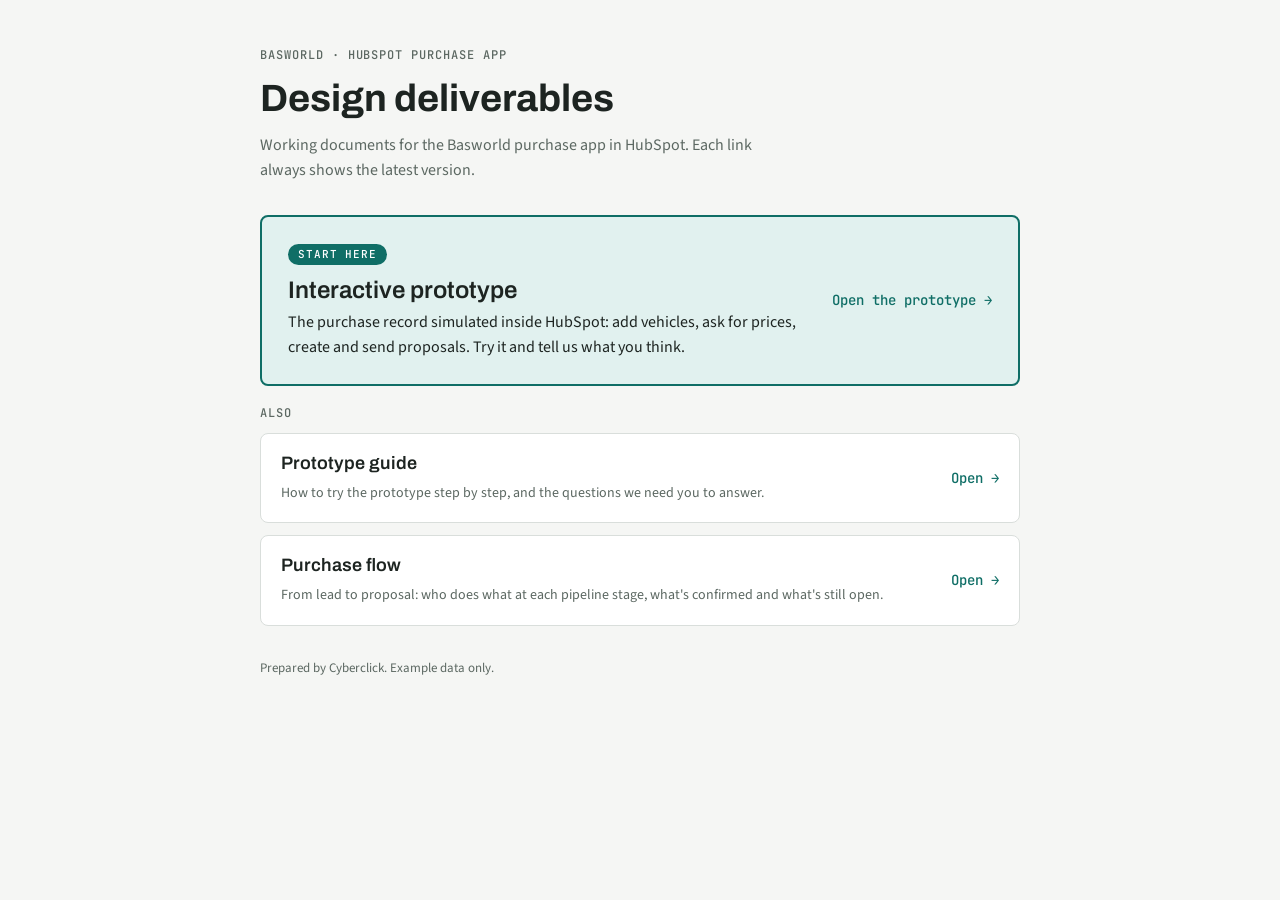
<file: index.html>
<!doctype html>
<html lang="en">
<head>
<meta name="robots" content="noindex, nofollow">
<meta charset="utf-8">
<meta name="viewport" content="width=device-width, initial-scale=1">
<title>Basworld HubSpot</title>
<link rel="preconnect" href="https://fonts.googleapis.com">
<link rel="preconnect" href="https://fonts.gstatic.com" crossorigin>
<link rel="stylesheet" href="https://fonts.googleapis.com/css2?family=Archivo:wght@500;600;700&family=Source+Sans+3:wght@400;600&family=JetBrains+Mono:wght@500&display=swap">
<style>
:root{
  --bg:#f5f6f4; --surface:#ffffff; --ink:#1d2421; --muted:#5c6862; --line:#d9dedb;
  --accent:#0f6e66; --accent-bg:#e1f1ef;
  --f-display:"Archivo","Helvetica Neue",Arial,sans-serif;
  --f-body:"Source Sans 3","Segoe UI",system-ui,sans-serif;
  --f-mono:"JetBrains Mono",ui-monospace,Consolas,monospace;
}
@media (prefers-color-scheme: dark){
  :root{ color-scheme:dark; --bg:#131816; --surface:#1b211f; --ink:#e6ebe8; --muted:#9aa6a0; --line:#2f3834; --accent:#5fc9bd; --accent-bg:#123330; }
}
*{box-sizing:border-box}
body{margin:0;background:var(--bg);color:var(--ink);font:16px/1.55 var(--f-body);padding-inline:20px;padding-block:48px 64px}
.wrap{max-width:760px;margin:0 auto;display:flex;flex-direction:column;gap:32px}
.eyebrow{font:500 12px/1.3 var(--f-mono);letter-spacing:.08em;text-transform:uppercase;color:var(--muted)}
h1{font:700 clamp(28px,4vw,38px)/1.2 var(--f-display);margin:0;text-wrap:balance}
p{margin:0;color:var(--muted);max-width:62ch}
.list{display:flex;flex-direction:column;gap:12px}
a.item{display:flex;justify-content:space-between;align-items:center;gap:16px;background:var(--surface);border:1px solid var(--line);border-radius:8px;padding:18px 20px;color:var(--ink);text-decoration:none}
a.item:hover,a.item:focus-visible{border-color:var(--accent);outline:none}
a.item h2{font:600 18px/1.3 var(--f-display);margin:0 0 4px}
a.item span.meta{font-size:14px;color:var(--muted)}
.arrow{font:500 14px var(--f-mono);color:var(--accent);white-space:nowrap}
a.item.main{background:var(--accent-bg);border:2px solid var(--accent);padding:24px 26px}
a.item.main h2{font-size:24px}
a.item.main span.meta{color:var(--ink);font-size:16px}
.tag{display:inline-block;font:500 11px/1 var(--f-mono);letter-spacing:.08em;text-transform:uppercase;background:var(--accent);color:#fff;border-radius:999px;padding:5px 10px;margin-bottom:10px}
.also{font:500 12px/1.3 var(--f-mono);letter-spacing:.08em;text-transform:uppercase;color:var(--muted);margin-top:8px}
footer{font-size:13px;color:var(--muted)}
</style>
</head>
<body>
<div class="wrap">
  <header style="display:flex;flex-direction:column;gap:12px">
    <span class="eyebrow">Basworld · HubSpot purchase app</span>
    <h1>Design deliverables</h1>
    <p>Working documents for the Basworld purchase app in HubSpot. Each link always shows the latest version.</p>
  </header>

  <div class="list">
    <a class="item main" href="prototype/prototype.html">
      <div>
        <span class="tag">Start here</span>
        <h2>Interactive prototype</h2>
        <span class="meta">The purchase record simulated inside HubSpot: add vehicles, ask for prices, create and send proposals. Try it and tell us what you think.</span>
      </div>
      <span class="arrow">Open the prototype →</span>
    </a>
    <p class="also">Also</p>
    <a class="item" href="prototype/guide.html">
      <div>
        <h2>Prototype guide</h2>
        <span class="meta">How to try the prototype step by step, and the questions we need you to answer.</span>
      </div>
      <span class="arrow">Open →</span>
    </a>
    <a class="item" href="purchase-flow.html">
      <div>
        <h2>Purchase flow</h2>
        <span class="meta">From lead to proposal: who does what at each pipeline stage, what's confirmed and what's still open.</span>
      </div>
      <span class="arrow">Open →</span>
    </a>
  </div>

  <footer>Prepared by Cyberclick. Example data only.</footer>
</div>
</body>
</html>
</file>
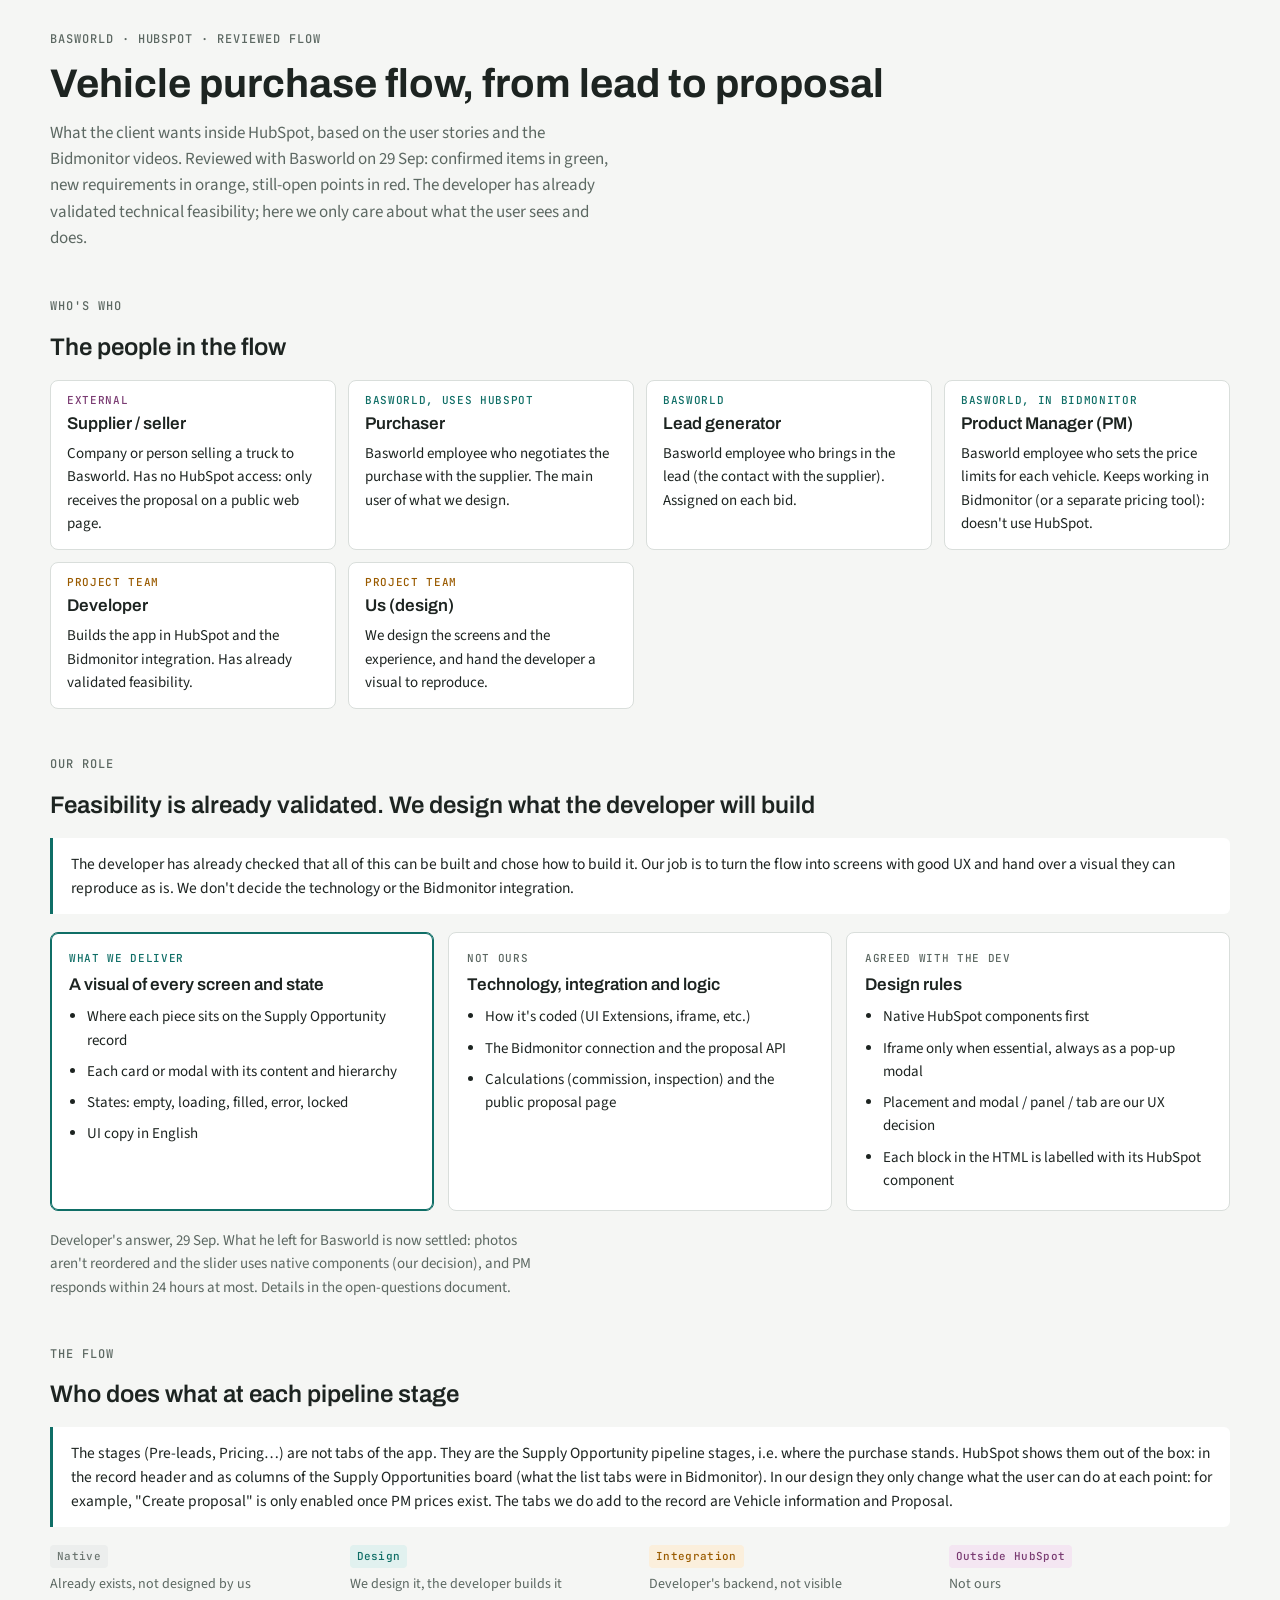
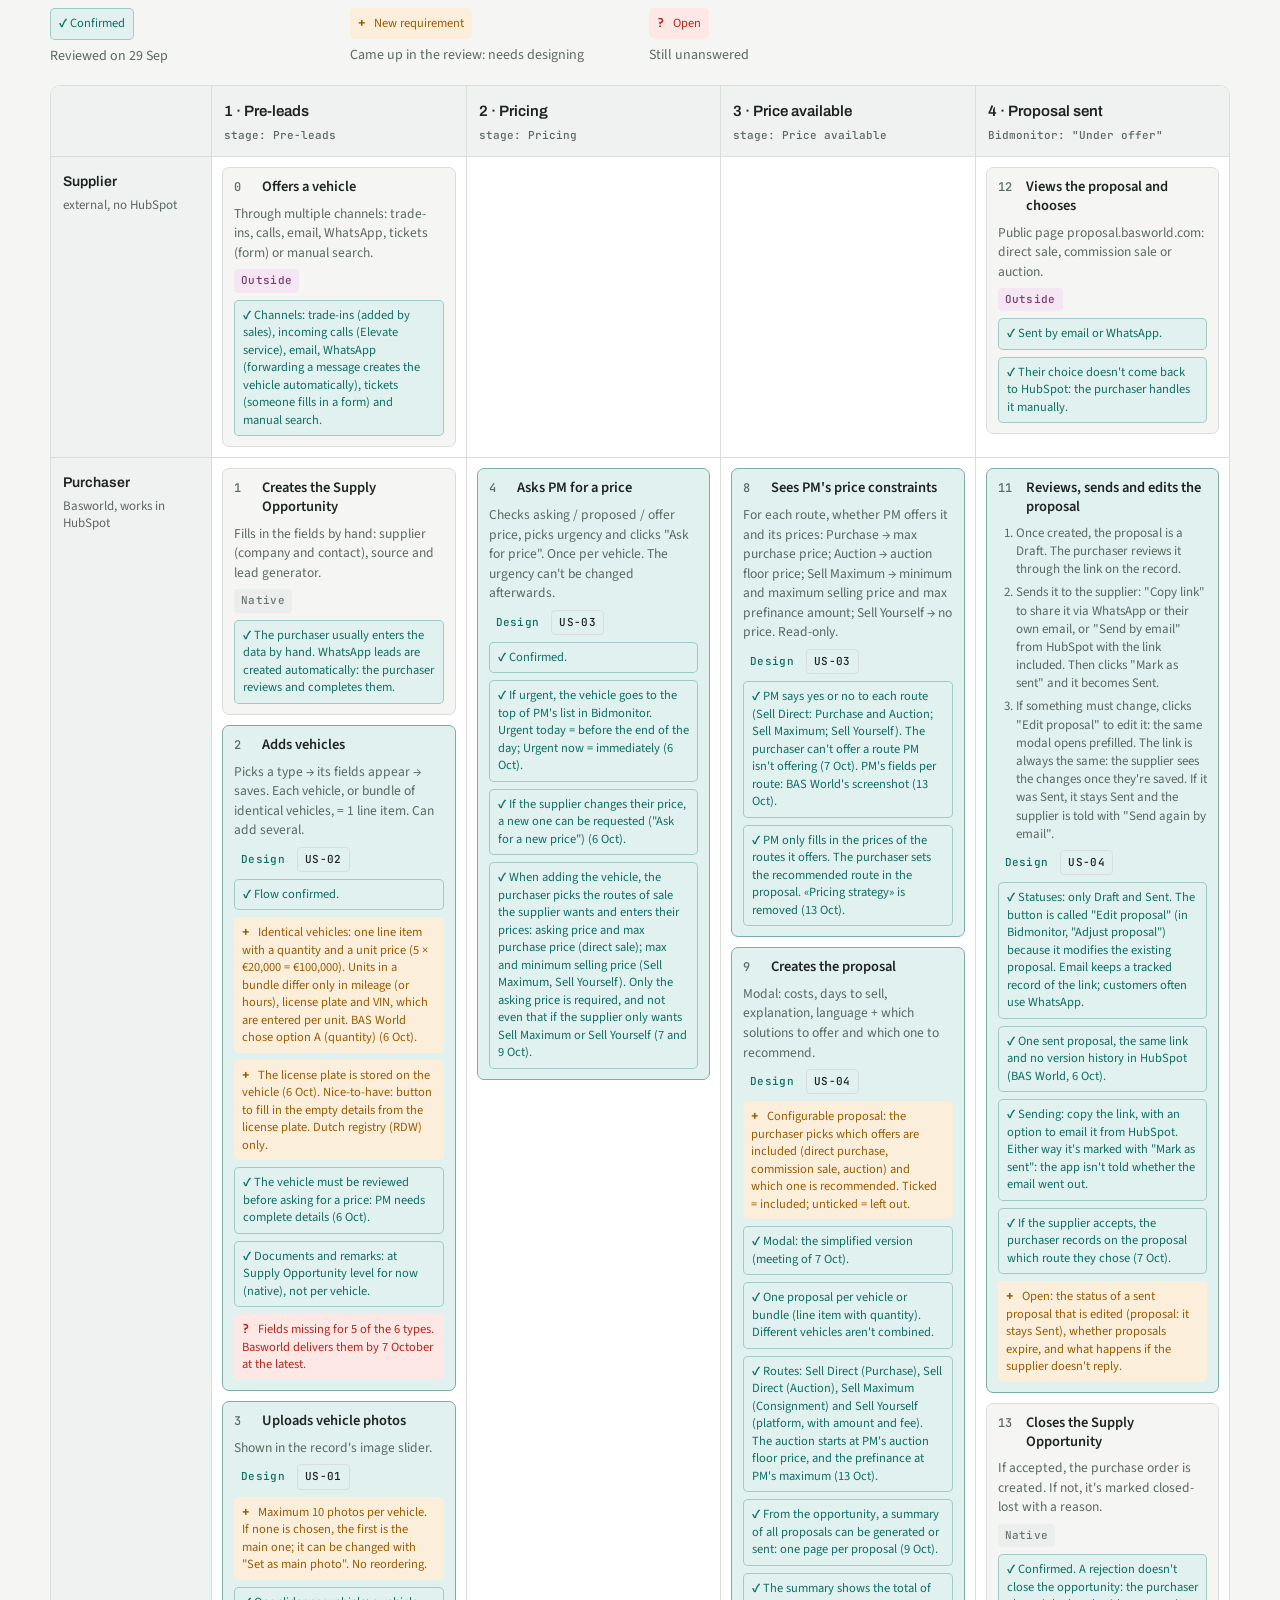
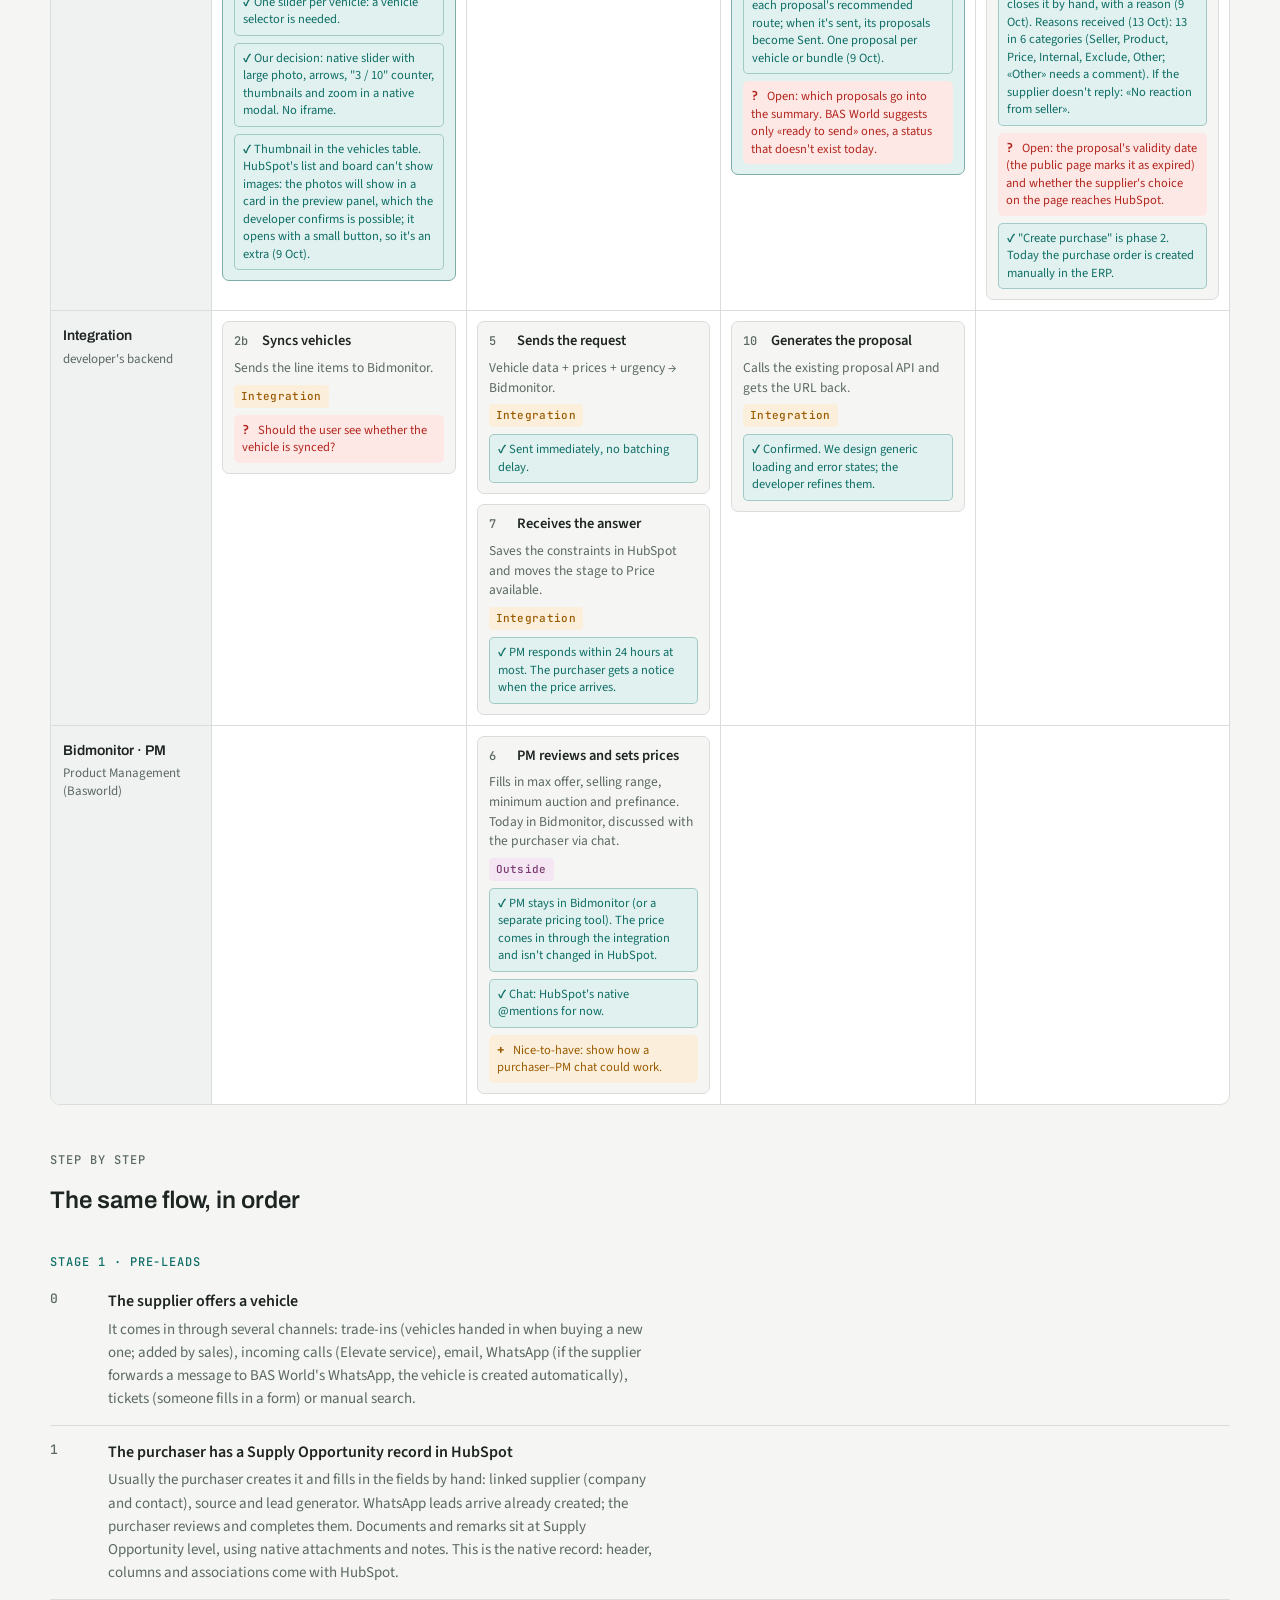
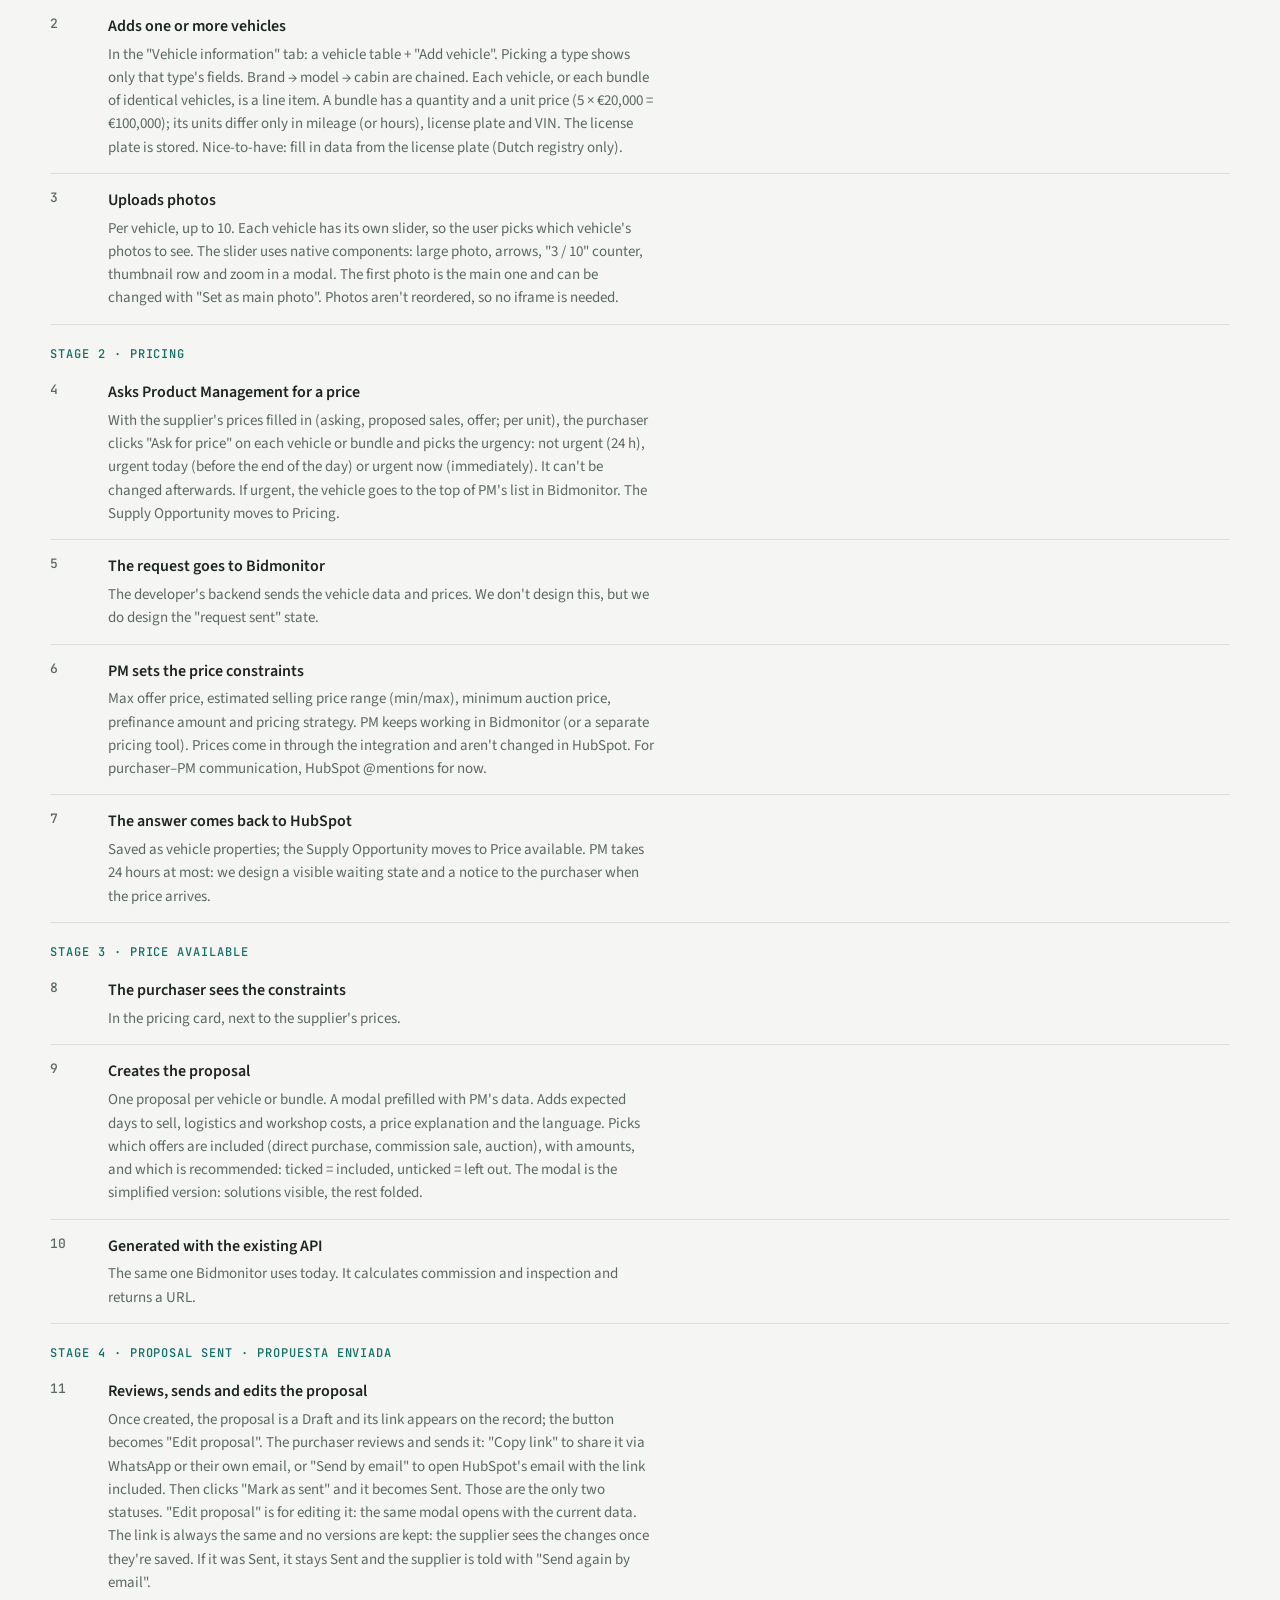
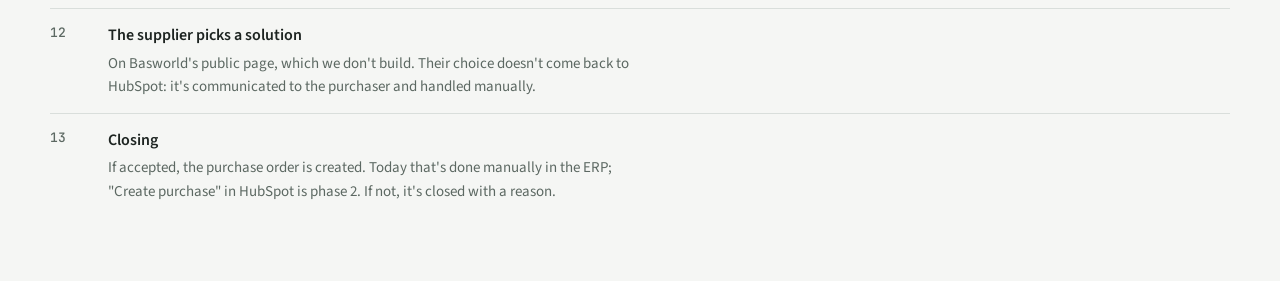
<file: purchase-flow.html>
<!DOCTYPE html>

<html lang="en">
<head>
<meta name="robots" content="noindex, nofollow">
<meta charset="utf-8"/>
<meta content="width=device-width, initial-scale=1" name="viewport"/>
<title>Basworld Purchase Flow</title>
<link href="https://fonts.googleapis.com" rel="preconnect"/>
<link crossorigin="" href="https://fonts.gstatic.com" rel="preconnect"/>
<link href="https://fonts.googleapis.com/css2?family=Archivo:wght@500;600;700&amp;family=Source+Sans+3:ital,wght@0,400;0,600;1,400&amp;family=JetBrains+Mono:wght@500&amp;display=swap" rel="stylesheet"/>
<style>
:root{
  --bg:#f5f6f4; --surface:#ffffff; --ink:#1d2421; --muted:#5c6862; --line:#d9dedb;
  --en:#3f5f8a;
  --native:#6b7570; --native-bg:#eceeed;
  --card:#0f6e66; --card-bg:#e1f1ef;
  --int:#9a5b00; --int-bg:#fbefdc;
  --ext:#7a3b72; --ext-bg:#f4e6f2;
  --q:#b3261e; --q-bg:#fde8e6;
  --lane:#f0f2f1;
  --f-display:"Archivo", "Helvetica Neue", Arial, sans-serif;
  --f-body:"Source Sans 3", "Segoe UI", system-ui, sans-serif;
  --f-mono:"JetBrains Mono", ui-monospace, Consolas, monospace;
}
@media (prefers-color-scheme: dark){
  :root:not([data-theme="light"]){
    color-scheme:dark;
    --bg:#131816; --surface:#1b211f; --ink:#e6ebe8; --muted:#9aa6a0; --line:#2f3834;
    --en:#9dbbe6;
    --native:#aab4af; --native-bg:#262d2a;
    --card:#5fc9bd; --card-bg:#123330;
    --int:#f0b35c; --int-bg:#35270f;
    --ext:#e29ad8; --ext-bg:#34202f;
    --q:#ff8a80; --q-bg:#3a1b19;
    --lane:#171d1b;
  }
}
:root[data-theme="dark"]{
  color-scheme:dark;
  --bg:#131816; --surface:#1b211f; --ink:#e6ebe8; --muted:#9aa6a0; --line:#2f3834;
  --en:#9dbbe6;
  --native:#aab4af; --native-bg:#262d2a;
  --card:#5fc9bd; --card-bg:#123330;
  --int:#f0b35c; --int-bg:#35270f;
  --ext:#e29ad8; --ext-bg:#34202f;
  --q:#ff8a80; --q-bg:#3a1b19;
  --lane:#171d1b;
}
*{box-sizing:border-box}
body{margin:0;background:var(--bg);color:var(--ink);font:16px/1.55 var(--f-body);padding-inline:20px;padding-block:32px 64px}
.wrap{max-width:1180px;margin:0 auto;display:flex;flex-direction:column;gap:48px}
h1,h2,h3{font-family:var(--f-display);text-wrap:balance;margin:0;line-height:1.2}
h1{font-size:clamp(28px,4vw,40px);font-weight:700}
h2{font-size:24px;font-weight:600}
h3{font-size:17px;font-weight:600}
p{margin:0;max-width:72ch}
code{font-family:var(--f-mono);font-size:.9em}

/* Traducción inglesa: siempre justo debajo del texto en castellano */
.en{display:block;color:var(--en);font-style:italic;font-weight:400;font-size:.9em;line-height:1.4;margin-top:3px}
h1 .en{font-size:.55em;font-family:var(--f-body);margin-top:8px}
h2 .en,h3 .en{font-size:.68em;font-family:var(--f-body);margin-top:4px}
.chip .en,.eyebrow .en{display:inline;font-style:normal;margin:0;font-size:1em;color:inherit;opacity:.75}
.chip .en::before,.eyebrow .en::before{content:" · "}
.langkey{display:flex;gap:14px;flex-wrap:wrap;font-size:14px;color:var(--muted)}
.langkey .en{display:inline;margin:0}

.eyebrow{font:500 12px/1.3 var(--f-mono);letter-spacing:.08em;text-transform:uppercase;color:var(--muted)}
header{display:flex;flex-direction:column;gap:12px}
header p{color:var(--muted);font-size:17px}
section{display:flex;flex-direction:column;gap:18px}

/* chips */
.chip{display:inline-flex;align-items:center;font:500 11px/1.2 var(--f-mono);letter-spacing:.03em;padding:5px 7px;border-radius:4px;white-space:nowrap}
.chip.native{color:var(--native);background:var(--native-bg)}
.chip.card{color:var(--card);background:var(--card-bg)}
.chip.int{color:var(--int);background:var(--int-bg)}
.chip.ext{color:var(--ext);background:var(--ext-bg)}
.chip.us{color:var(--ink);background:transparent;border:1px solid var(--line)}
.legend{display:grid;grid-template-columns:repeat(auto-fit,minmax(240px,1fr));gap:12px 18px;font-size:14px;color:var(--muted)}
.legend .item{display:flex;flex-direction:column;gap:6px;align-items:flex-start}

/* who's who */
.people{display:grid;grid-template-columns:repeat(auto-fit,minmax(250px,1fr));gap:12px}
.person{background:var(--surface);border:1px solid var(--line);border-radius:8px;padding:14px 16px;display:flex;flex-direction:column;gap:8px}
.person .side{font:500 11px/1 var(--f-mono);text-transform:uppercase;letter-spacing:.06em}
.person .side.in{color:var(--card)}
.person .side.out{color:var(--ext)}
.person .side.us{color:var(--int)}
.person p{font-size:15px}

/* role */
.verdict{display:grid;grid-template-columns:repeat(auto-fit,minmax(260px,1fr));gap:14px}
.opt{background:var(--surface);border:1px solid var(--line);border-radius:8px;padding:18px;display:flex;flex-direction:column;gap:10px}
.opt.rec{border-color:var(--card);box-shadow:inset 0 0 0 1px var(--card)}
.opt .tag{font:500 11px/1.3 var(--f-mono);text-transform:uppercase;letter-spacing:.06em;color:var(--muted)}
.opt.rec .tag{color:var(--card)}
.opt ul{margin:0;padding-left:18px;font-size:15px;display:flex;flex-direction:column;gap:8px}
.callout{background:var(--surface);border-left:3px solid var(--card);padding:14px 18px;border-radius:0 6px 6px 0;font-size:15.5px}
.callout strong{font-weight:600}
.note{color:var(--muted);font-size:15px}

.scroll{overflow-x:auto;-webkit-overflow-scrolling:touch}

/* swimlane */
.lanes{display:grid;grid-template-columns:160px repeat(4,minmax(215px,1fr));min-width:1040px;border:1px solid var(--line);border-radius:10px;overflow:hidden;background:var(--surface)}
.stage{padding:14px 12px;border-bottom:1px solid var(--line);border-left:1px solid var(--line);display:flex;flex-direction:column;gap:4px;background:var(--lane)}
.stage b{font-family:var(--f-display);font-size:15px;font-weight:600}
.stage small{font:500 11px/1.3 var(--f-mono);color:var(--muted)}
.corner{background:var(--lane);border-bottom:1px solid var(--line)}
.who{padding:14px 12px;border-bottom:1px solid var(--line);font-family:var(--f-display);font-weight:600;font-size:14px;display:flex;flex-direction:column;gap:4px;background:var(--lane)}
.who small{font:400 13px/1.35 var(--f-body);color:var(--muted)}
.cell{padding:10px;border-bottom:1px solid var(--line);border-left:1px solid var(--line);display:flex;flex-direction:column;gap:10px}
.lanes > :nth-last-child(-n+5){border-bottom:0}
.step{border:1px solid var(--line);border-radius:7px;padding:10px 11px;background:var(--bg);display:flex;flex-direction:column;gap:7px}
.step .top{display:flex;gap:8px;align-items:baseline}
.step .n{font:500 12px/1 var(--f-mono);color:var(--muted);min-width:20px}
.step h4{margin:0;font:600 14.5px/1.3 var(--f-body)}
.step p{font-size:13.5px;line-height:1.45;color:var(--muted)}
.step .chips{display:flex;flex-wrap:wrap;gap:5px}
.step.card{border-color:color-mix(in srgb,var(--card) 45%,var(--line));background:var(--card-bg)}
.q{font-size:12.5px;line-height:1.4;color:var(--q);background:var(--q-bg);padding:6px 8px;border-radius:5px}
.q::before{content:"? ";font-weight:700;font-family:var(--f-mono)}
.q .en{color:var(--q);opacity:.8}
.c,.r{font-size:12.5px;line-height:1.4;padding:6px 8px;border-radius:5px}
.c{color:var(--card);background:var(--card-bg);border:1px solid color-mix(in srgb,var(--card) 30%,transparent)}
.c::before{content:"✓ ";font-weight:700}
.r{color:var(--int);background:var(--int-bg)}
.r::before{content:"+ ";font-weight:700;font-family:var(--f-mono)}
.c .en,.r .en{color:inherit;opacity:.8}
.legend .c,.legend .r,.legend .q{display:inline-block}
ol.mini{margin:0;padding-left:18px;font-size:13px;line-height:1.4;color:var(--muted);display:flex;flex-direction:column;gap:5px}
ol.mini b{color:var(--ink);font-weight:600}
ol.mini .en{font-size:.92em}

/* linear detail */
ol.detail{list-style:none;margin:0;padding:0;display:flex;flex-direction:column}
ol.detail li{display:grid;grid-template-columns:44px 1fr;gap:4px 14px;padding:14px 0;border-bottom:1px solid var(--line)}
ol.detail li.phase{display:block;border:0;font:500 12px/1.3 var(--f-mono);letter-spacing:.08em;text-transform:uppercase;color:var(--card);padding:22px 0 4px}
ol.detail li.phase .en{display:inline;font-style:normal;color:inherit;opacity:.75;font-size:1em;margin:0}
ol.detail li.phase .en::before{content:" · "}
ol.detail li:last-child{border-bottom:0}
ol.detail .num{font:500 13px/1.6 var(--f-mono);color:var(--muted);grid-row:span 2}
ol.detail .t{font-weight:600}
ol.detail .d{font-size:15px;color:var(--muted);max-width:78ch}

@media (max-width:640px){
  body{padding-inline:16px}
  ol.detail li{grid-template-columns:32px 1fr}
}
</style>
</head>
<body>
<div class="wrap">
<header>
<span class="eyebrow">Basworld · HubSpot · reviewed flow</span>
<h1>Vehicle purchase flow, from lead to proposal</h1>
<p>What the client wants inside HubSpot, based on the user stories and the Bidmonitor videos. Reviewed with Basworld on 29 Sep: confirmed items in green, new requirements in orange, still-open points in red. The developer has already validated technical feasibility; here we only care about what the user sees and does.</p>

</header>
<section>
<span class="eyebrow">Who's who</span>
<h2>The people in the flow</h2>
<div class="people">
<div class="person">
<span class="side out">External</span>
<h3>Supplier / seller</h3>
<p>Company or person selling a truck to Basworld. Has no HubSpot access: only receives the proposal on a public web page.</p>
</div>
<div class="person">
<span class="side in">Basworld, uses HubSpot</span>
<h3>Purchaser</h3>
<p>Basworld employee who negotiates the purchase with the supplier. The main user of what we design.</p>
</div>
<div class="person">
<span class="side in">Basworld</span>
<h3>Lead generator</h3>
<p>Basworld employee who brings in the lead (the contact with the supplier). Assigned on each bid.</p>
</div>
<div class="person">
<span class="side in">Basworld, in Bidmonitor</span>
<h3>Product Manager (PM)</h3>
<p>Basworld employee who sets the price limits for each vehicle. Keeps working in Bidmonitor (or a separate pricing tool): doesn't use HubSpot.</p>
</div>
<div class="person">
<span class="side us">Project team</span>
<h3>Developer</h3>
<p>Builds the app in HubSpot and the Bidmonitor integration. Has already validated feasibility.</p>
</div>
<div class="person">
<span class="side us">Project team</span>
<h3>Us (design)</h3>
<p>We design the screens and the experience, and hand the developer a visual to reproduce.</p>
</div>
</div>
</section>
<section>
<span class="eyebrow">Our role</span>
<h2>Feasibility is already validated. We design what the developer will build</h2>
<div class="callout">The developer has already checked that all of this can be built and chose how to build it. Our job is to turn the flow into screens with good UX and hand over a visual they can reproduce as is. We don't decide the technology or the Bidmonitor integration.
</div>
<div class="verdict">
<div class="opt rec">
<span class="tag">What we deliver</span>
<h3>A visual of every screen and state</h3>
<ul>
<li>Where each piece sits on the Supply Opportunity record</li>
<li>Each card or modal with its content and hierarchy</li>
<li>States: empty, loading, filled, error, locked</li>
<li>UI copy in English</li>
</ul>
</div>
<div class="opt">
<span class="tag">Not ours</span>
<h3>Technology, integration and logic</h3>
<ul>
<li>How it's coded (UI Extensions, iframe, etc.)</li>
<li>The Bidmonitor connection and the proposal API</li>
<li>Calculations (commission, inspection) and the public proposal page</li>
</ul>
</div>
<div class="opt">
<span class="tag">Agreed with the dev</span>
<h3>Design rules</h3>
<ul>
<li>Native HubSpot components first</li>
<li>Iframe only when essential, always as a pop-up modal</li>
<li>Placement and modal / panel / tab are our UX decision</li>
<li>Each block in the HTML is labelled with its HubSpot component</li>
</ul>
</div>
</div>
<p class="note">Developer's answer, 29 Sep. What he left for Basworld is now settled: photos aren't reordered and the slider uses native components (our decision), and PM responds within 24 hours at most. Details in the open-questions document.</p>
</section>
<section>
<span class="eyebrow">The flow</span>
<h2>Who does what at each pipeline stage</h2>
<div class="callout">The stages (Pre-leads, Pricing…) are not tabs of the app. They are the Supply Opportunity pipeline stages, i.e. where the purchase stands. HubSpot shows them out of the box: in the record header and as columns of the Supply Opportunities board (what the list tabs were in Bidmonitor). In our design they only change what the user can do at each point: for example, "Create proposal" is only enabled once PM prices exist. The tabs we do add to the record are Vehicle information and Proposal.
</div>
<div class="legend">
<span class="item"><span class="chip native">Native</span><span>Already exists, not designed by us</span></span>
<span class="item"><span class="chip card">Design</span><span>We design it, the developer builds it</span></span>
<span class="item"><span class="chip int">Integration</span><span>Developer's backend, not visible</span></span>
<span class="item"><span class="chip ext">Outside HubSpot</span><span>Not ours</span></span>
<span class="item"><span class="c">Confirmed</span><span>Reviewed on 29 Sep</span></span>
<span class="item"><span class="r">New requirement</span><span>Came up in the review: needs designing</span></span>
<span class="item"><span class="q">Open</span><span>Still unanswered</span></span>
</div>
<div class="scroll">
<div aria-label="Flujo por carriles / Swimlane flow" class="lanes" role="table">
<div class="corner"></div>
<div class="stage"><b>1 · Pre-leads</b><small>stage: Pre-leads</small></div>
<div class="stage"><b>2 · Pricing</b><small>stage: Pricing</small></div>
<div class="stage"><b>3 · Price available</b><small>stage: Price available</small></div>
<div class="stage"><b>4 · Proposal sent</b><small>Bidmonitor: "Under offer"</small></div>
<!-- Proveedor -->
<div class="who">Supplier<small>external, no HubSpot</small></div>
<div class="cell">
<div class="step"><div class="top"><span class="n">0</span><h4>Offers a vehicle</h4></div>
<p>Through multiple channels: trade-ins, calls, email, WhatsApp, tickets (form) or manual search.</p>
<div class="chips"><span class="chip ext">Outside</span></div>
<div class="c">Channels: trade-ins (added by sales), incoming calls (Elevate service), email, WhatsApp (forwarding a message creates the vehicle automatically), tickets (someone fills in a form) and manual search.</div>
</div>
</div>
<div class="cell"></div>
<div class="cell"></div>
<div class="cell">
<div class="step"><div class="top"><span class="n">12</span><h4>Views the proposal and chooses</h4></div>
<p>Public page proposal.basworld.com: direct sale, commission sale or auction.</p>
<div class="chips"><span class="chip ext">Outside</span></div>
<div class="c">Sent by email or WhatsApp.</div>
<div class="c">Their choice doesn't come back to HubSpot: the purchaser handles it manually.</div>
</div>
</div>
<!-- Comprador -->
<div class="who">Purchaser<small>Basworld, works in HubSpot</small></div>
<div class="cell">
<div class="step"><div class="top"><span class="n">1</span><h4>Creates the Supply Opportunity</h4></div>
<p>Fills in the fields by hand: supplier (company and contact), source and lead generator.</p>
<div class="chips"><span class="chip native">Native</span></div>
<div class="c">The purchaser usually enters the data by hand. WhatsApp leads are created automatically: the purchaser reviews and completes them.</div>
</div>
<div class="step card"><div class="top"><span class="n">2</span><h4>Adds vehicles</h4></div>
<p>Picks a type → its fields appear → saves. Each vehicle, or bundle of identical vehicles, = 1 line item. Can add several.</p>
<div class="chips"><span class="chip card">Design</span><span class="chip us">US-02</span></div>
<div class="c">Flow confirmed.</div>
<div class="r">Identical vehicles: one line item with a quantity and a unit price (5 × €20,000 = €100,000). Units in a bundle differ only in mileage (or hours), license plate and VIN, which are entered per unit. BAS World chose option A (quantity) (6 Oct).</div>
<div class="r">The license plate is stored on the vehicle (6 Oct). Nice-to-have: button to fill in the empty details from the license plate. Dutch registry (RDW) only.</div>
<div class="c">The vehicle must be reviewed before asking for a price: PM needs complete details (6 Oct).</div>
<div class="c">Documents and remarks: at Supply Opportunity level for now (native), not per vehicle.</div>
<div class="q">Fields missing for 5 of the 6 types. Basworld delivers them by 7 October at the latest.</div>
</div>
<div class="step card"><div class="top"><span class="n">3</span><h4>Uploads vehicle photos</h4></div>
<p>Shown in the record's image slider.</p>
<div class="chips"><span class="chip card">Design</span><span class="chip us">US-01</span></div>
<div class="r">Maximum 10 photos per vehicle. If none is chosen, the first is the main one; it can be changed with "Set as main photo". No reordering.</div>
<div class="c">One slider per vehicle: a vehicle selector is needed.</div>
<div class="c">Our decision: native slider with large photo, arrows, "3 / 10" counter, thumbnails and zoom in a native modal. No iframe.</div>
<div class="c">Thumbnail in the vehicles table. HubSpot's list and board can't show images: the photos will show in a card in the preview panel, which the developer confirms is possible; it opens with a small button, so it's an extra (9 Oct).</div>
</div>
</div>
<div class="cell">
<div class="step card"><div class="top"><span class="n">4</span><h4>Asks PM for a price</h4></div>
<p>Checks asking / proposed / offer price, picks urgency and clicks "Ask for price". Once per vehicle. The urgency can't be changed afterwards.</p>
<div class="chips"><span class="chip card">Design</span><span class="chip us">US-03</span></div>
<div class="c">Confirmed.</div>
<div class="c">If urgent, the vehicle goes to the top of PM's list in Bidmonitor. Urgent today = before the end of the day; Urgent now = immediately (6 Oct).</div>
<div class="c">If the supplier changes their price, a new one can be requested ("Ask for a new price") (6 Oct).</div>
<div class="c">When adding the vehicle, the purchaser picks the routes of sale the supplier wants and enters their prices: asking price and max purchase price (direct sale); max and minimum selling price (Sell Maximum, Sell Yourself). Only the asking price is required, and not even that if the supplier only wants Sell Maximum or Sell Yourself (7 and 9 Oct).</div>
</div>
</div>
<div class="cell">
<div class="step card"><div class="top"><span class="n">8</span><h4>Sees PM's price constraints</h4></div>
<p>For each route, whether PM offers it and its prices: Purchase → max purchase price; Auction → auction floor price; Sell Maximum → minimum and maximum selling price and max prefinance amount; Sell Yourself → no price. Read-only.</p>
<div class="chips"><span class="chip card">Design</span><span class="chip us">US-03</span></div>
<div class="c">PM says yes or no to each route (Sell Direct: Purchase and Auction; Sell Maximum; Sell Yourself). The purchaser can't offer a route PM isn't offering (7 Oct). PM's fields per route: BAS World's screenshot (13 Oct).</div>
<div class="c">PM only fills in the prices of the routes it offers. The purchaser sets the recommended route in the proposal. «Pricing strategy» is removed (13 Oct).</div>
</div>
<div class="step card"><div class="top"><span class="n">9</span><h4>Creates the proposal</h4></div>
<p>Modal: costs, days to sell, explanation, language + which solutions to offer and which one to recommend.</p>
<div class="chips"><span class="chip card">Design</span><span class="chip us">US-04</span></div>
<div class="r">Configurable proposal: the purchaser picks which offers are included (direct purchase, commission sale, auction) and which one is recommended. Ticked = included; unticked = left out.</div>
<div class="c">Modal: the simplified version (meeting of 7 Oct).</div>
<div class="c">One proposal per vehicle or bundle (line item with quantity). Different vehicles aren't combined.</div>
<div class="c">Routes: Sell Direct (Purchase), Sell Direct (Auction), Sell Maximum (Consignment) and Sell Yourself (platform, with amount and fee). The auction starts at PM's auction floor price, and the prefinance at PM's maximum (13 Oct).</div>
<div class="c">From the opportunity, a summary of all proposals can be generated or sent: one page per proposal (9 Oct).</div>
<div class="c">The summary shows the total of each proposal's recommended route; when it's sent, its proposals become Sent. One proposal per vehicle or bundle (9 Oct).</div>
<div class="q">Open: which proposals go into the summary. BAS World suggests only «ready to send» ones, a status that doesn't exist today.</div>
</div>
</div>
<div class="cell">
<div class="step card"><div class="top"><span class="n">11</span><h4>Reviews, sends and edits the proposal</h4></div>
<ol class="mini">
<li>Once created, the proposal is a Draft. The purchaser reviews it through the link on the record.</li>
<li>Sends it to the supplier: "Copy link" to share it via WhatsApp or their own email, or "Send by email" from HubSpot with the link included. Then clicks "Mark as sent" and it becomes Sent.</li>
<li>If something must change, clicks "Edit proposal" to edit it: the same modal opens prefilled. The link is always the same: the supplier sees the changes once they're saved. If it was Sent, it stays Sent and the supplier is told with "Send again by email".</li>
</ol>
<div class="chips"><span class="chip card">Design</span><span class="chip us">US-04</span></div>
<div class="c">Statuses: only Draft and Sent. The button is called "Edit proposal" (in Bidmonitor, "Adjust proposal") because it modifies the existing proposal. Email keeps a tracked record of the link; customers often use WhatsApp.</div>
<div class="c">One sent proposal, the same link and no version history in HubSpot (BAS World, 6 Oct).</div>
<div class="c">Sending: copy the link, with an option to email it from HubSpot. Either way it's marked with "Mark as sent": the app isn't told whether the email went out.</div>
<div class="c">If the supplier accepts, the purchaser records on the proposal which route they chose (7 Oct).</div>
<div class="r">Open: the status of a sent proposal that is edited (proposal: it stays Sent), whether proposals expire, and what happens if the supplier doesn't reply.</div>
</div>
<div class="step"><div class="top"><span class="n">13</span><h4>Closes the Supply Opportunity</h4></div>
<p>If accepted, the purchase order is created. If not, it's marked closed-lost with a reason.</p>
<div class="chips"><span class="chip native">Native</span></div>
<div class="c">Confirmed. A rejection doesn't close the opportunity: the purchaser closes it by hand, with a reason (9 Oct). Reasons received (13 Oct): 13 in 6 categories (Seller, Product, Price, Internal, Exclude, Other; «Other» needs a comment). If the supplier doesn't reply: «No reaction from seller».</div>
<div class="q">Open: the proposal's validity date (the public page marks it as expired) and whether the supplier's choice on the page reaches HubSpot.</div>
<div class="c">"Create purchase" is phase 2. Today the purchase order is created manually in the ERP.</div>
</div>
</div>
<!-- Integración -->
<div class="who">Integration<small>developer's backend</small></div>
<div class="cell">
<div class="step"><div class="top"><span class="n">2b</span><h4>Syncs vehicles</h4></div>
<p>Sends the line items to Bidmonitor.</p>
<div class="chips"><span class="chip int">Integration</span></div>
<div class="q">Should the user see whether the vehicle is synced?</div>
</div>
</div>
<div class="cell">
<div class="step"><div class="top"><span class="n">5</span><h4>Sends the request</h4></div>
<p>Vehicle data + prices + urgency → Bidmonitor.</p>
<div class="chips"><span class="chip int">Integration</span></div>
<div class="c">Sent immediately, no batching delay.</div>
</div>
<div class="step"><div class="top"><span class="n">7</span><h4>Receives the answer</h4></div>
<p>Saves the constraints in HubSpot and moves the stage to Price available.</p>
<div class="chips"><span class="chip int">Integration</span></div>
<div class="c">PM responds within 24 hours at most. The purchaser gets a notice when the price arrives.</div>
</div>
</div>
<div class="cell">
<div class="step"><div class="top"><span class="n">10</span><h4>Generates the proposal</h4></div>
<p>Calls the existing proposal API and gets the URL back.</p>
<div class="chips"><span class="chip int">Integration</span></div>
<div class="c">Confirmed. We design generic loading and error states; the developer refines them.</div>
</div>
</div>
<div class="cell"></div>
<!-- Bidmonitor -->
<div class="who">Bidmonitor · PM<small>Product Management (Basworld)</small></div>
<div class="cell"></div>
<div class="cell">
<div class="step"><div class="top"><span class="n">6</span><h4>PM reviews and sets prices</h4></div>
<p>Fills in max offer, selling range, minimum auction and prefinance. Today in Bidmonitor, discussed with the purchaser via chat.</p>
<div class="chips"><span class="chip ext">Outside</span></div>
<div class="c">PM stays in Bidmonitor (or a separate pricing tool). The price comes in through the integration and isn't changed in HubSpot.</div>
<div class="c">Chat: HubSpot's native @mentions for now.</div>
<div class="r">Nice-to-have: show how a purchaser–PM chat could work.</div>
</div>
</div>
<div class="cell"></div>
<div class="cell"></div>
</div>
</div>
</section>
<section>
<span class="eyebrow">Step by step</span>
<h2>The same flow, in order</h2>
<ol class="detail">
<li class="phase">Stage 1 · Pre-leads</li>
<li><span class="num">0</span><span class="t">The supplier offers a vehicle</span><span class="d">It comes in through several channels: trade-ins (vehicles handed in when buying a new one; added by sales), incoming calls (Elevate service), email, WhatsApp (if the supplier forwards a message to BAS World's WhatsApp, the vehicle is created automatically), tickets (someone fills in a form) or manual search.</span></li>
<li><span class="num">1</span><span class="t">The purchaser has a Supply Opportunity record in HubSpot</span><span class="d">Usually the purchaser creates it and fills in the fields by hand: linked supplier (company and contact), source and lead generator. WhatsApp leads arrive already created; the purchaser reviews and completes them. Documents and remarks sit at Supply Opportunity level, using native attachments and notes. This is the native record: header, columns and associations come with HubSpot.</span></li>
<li><span class="num">2</span><span class="t">Adds one or more vehicles</span><span class="d">In the "Vehicle information" tab: a vehicle table + "Add vehicle". Picking a type shows only that type's fields. Brand → model → cabin are chained. Each vehicle, or each bundle of identical vehicles, is a line item. A bundle has a quantity and a unit price (5 × €20,000 = €100,000); its units differ only in mileage (or hours), license plate and VIN. The license plate is stored. Nice-to-have: fill in data from the license plate (Dutch registry only).</span></li>
<li><span class="num">3</span><span class="t">Uploads photos</span><span class="d">Per vehicle, up to 10. Each vehicle has its own slider, so the user picks which vehicle's photos to see. The slider uses native components: large photo, arrows, "3 / 10" counter, thumbnail row and zoom in a modal. The first photo is the main one and can be changed with "Set as main photo". Photos aren't reordered, so no iframe is needed.</span></li>
<li class="phase">Stage 2 · Pricing</li>
<li><span class="num">4</span><span class="t">Asks Product Management for a price</span><span class="d">With the supplier's prices filled in (asking, proposed sales, offer; per unit), the purchaser clicks "Ask for price" on each vehicle or bundle and picks the urgency: not urgent (24 h), urgent today (before the end of the day) or urgent now (immediately). It can't be changed afterwards. If urgent, the vehicle goes to the top of PM's list in Bidmonitor. The Supply Opportunity moves to Pricing.</span></li>
<li><span class="num">5</span><span class="t">The request goes to Bidmonitor</span><span class="d">The developer's backend sends the vehicle data and prices. We don't design this, but we do design the "request sent" state.</span></li>
<li><span class="num">6</span><span class="t">PM sets the price constraints</span><span class="d">Max offer price, estimated selling price range (min/max), minimum auction price, prefinance amount and pricing strategy. PM keeps working in Bidmonitor (or a separate pricing tool). Prices come in through the integration and aren't changed in HubSpot. For purchaser–PM communication, HubSpot @mentions for now.</span></li>
<li><span class="num">7</span><span class="t">The answer comes back to HubSpot</span><span class="d">Saved as vehicle properties; the Supply Opportunity moves to Price available. PM takes 24 hours at most: we design a visible waiting state and a notice to the purchaser when the price arrives.</span></li>
<li class="phase">Stage 3 · Price available</li>
<li><span class="num">8</span><span class="t">The purchaser sees the constraints</span><span class="d">In the pricing card, next to the supplier's prices.</span></li>
<li><span class="num">9</span><span class="t">Creates the proposal</span><span class="d">One proposal per vehicle or bundle. A modal prefilled with PM's data. Adds expected days to sell, logistics and workshop costs, a price explanation and the language. Picks which offers are included (direct purchase, commission sale, auction), with amounts, and which is recommended: ticked = included, unticked = left out. The modal is the simplified version: solutions visible, the rest folded.</span></li>
<li><span class="num">10</span><span class="t">Generated with the existing API</span><span class="d">The same one Bidmonitor uses today. It calculates commission and inspection and returns a URL.</span></li>
<li class="phase">Stage 4 · Proposal sent · Propuesta enviada</li>
<li><span class="num">11</span><span class="t">Reviews, sends and edits the proposal</span><span class="d">Once created, the proposal is a Draft and its link appears on the record; the button becomes "Edit proposal". The purchaser reviews and sends it: "Copy link" to share it via WhatsApp or their own email, or "Send by email" to open HubSpot's email with the link included. Then clicks "Mark as sent" and it becomes Sent. Those are the only two statuses. "Edit proposal" is for editing it: the same modal opens with the current data. The link is always the same and no versions are kept: the supplier sees the changes once they're saved. If it was Sent, it stays Sent and the supplier is told with "Send again by email".</span></li>
<li><span class="num">12</span><span class="t">The supplier picks a solution</span><span class="d">On Basworld's public page, which we don't build. Their choice doesn't come back to HubSpot: it's communicated to the purchaser and handled manually.</span></li>
<li><span class="num">13</span><span class="t">Closing</span><span class="d">If accepted, the purchase order is created. Today that's done manually in the ERP; "Create purchase" in HubSpot is phase 2. If not, it's closed with a reason.</span></li>
</ol>
</section>
</div>
</body>
</html>
</file>
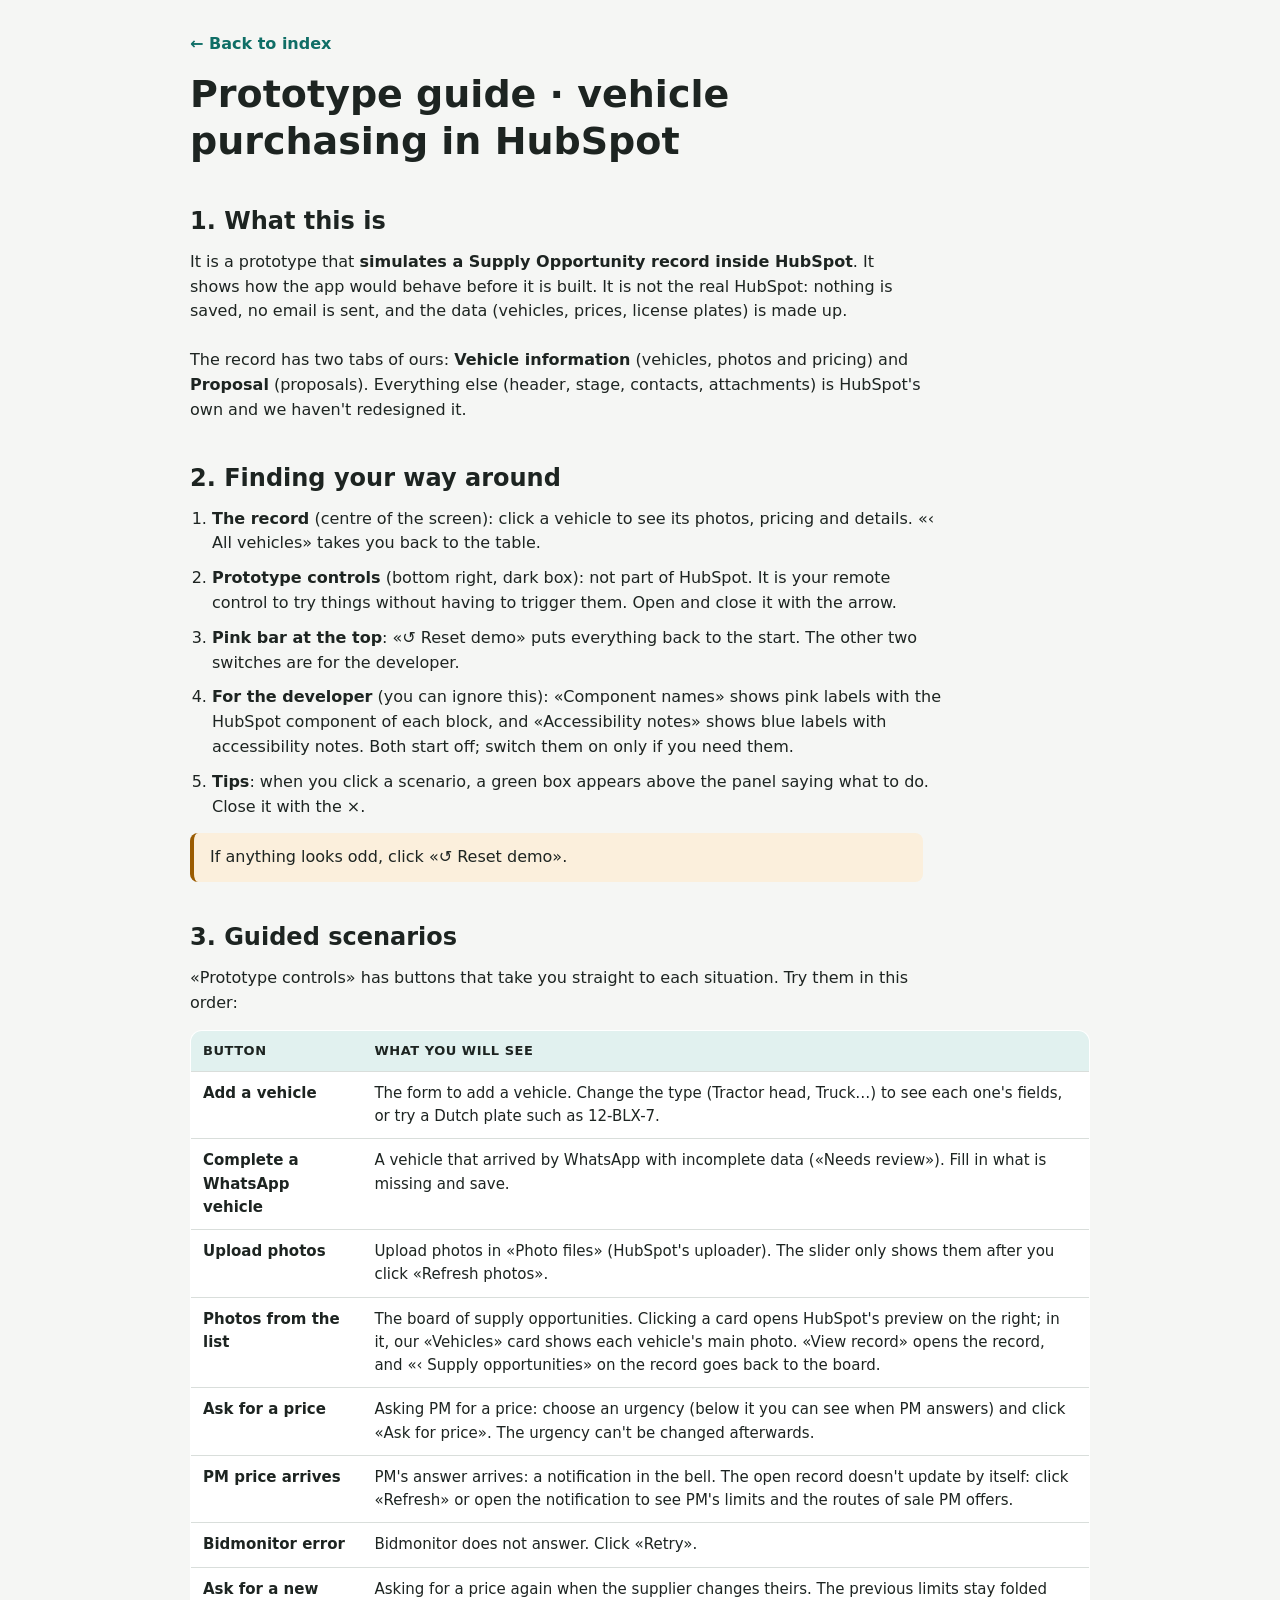
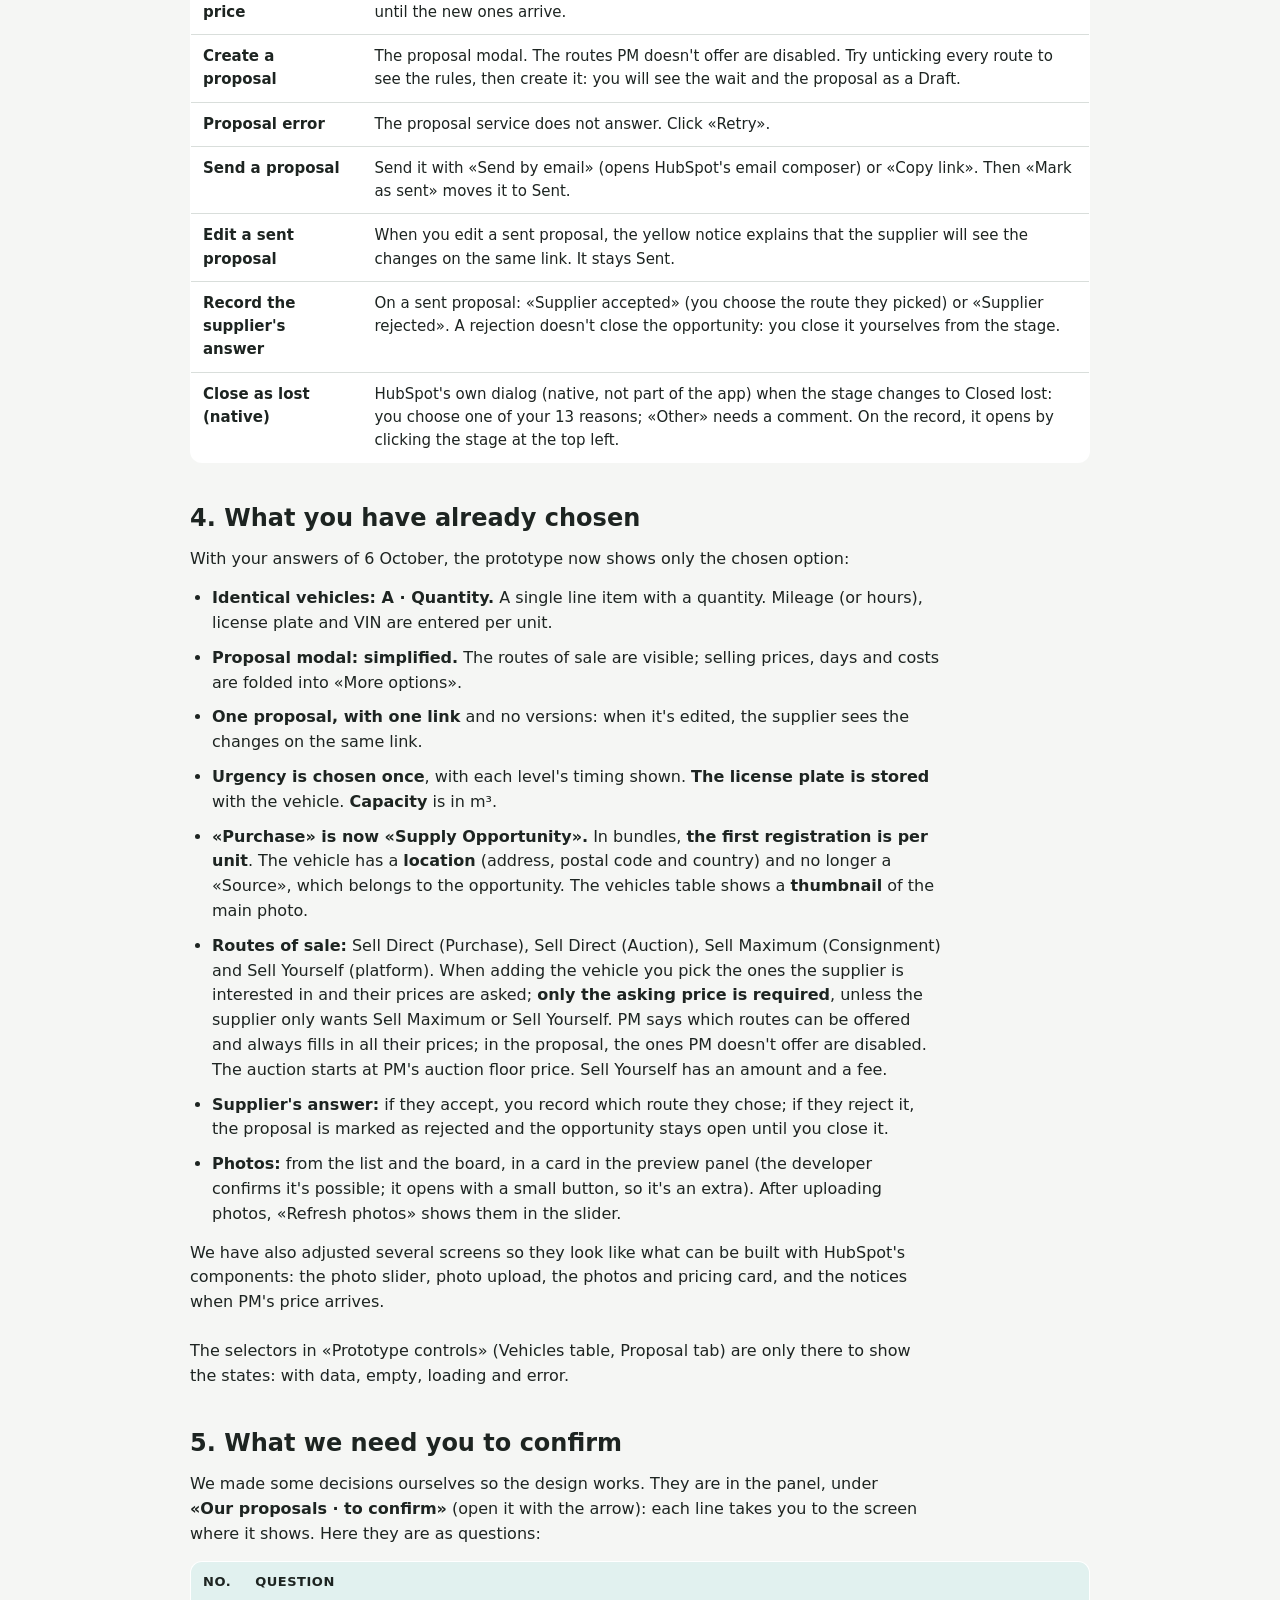
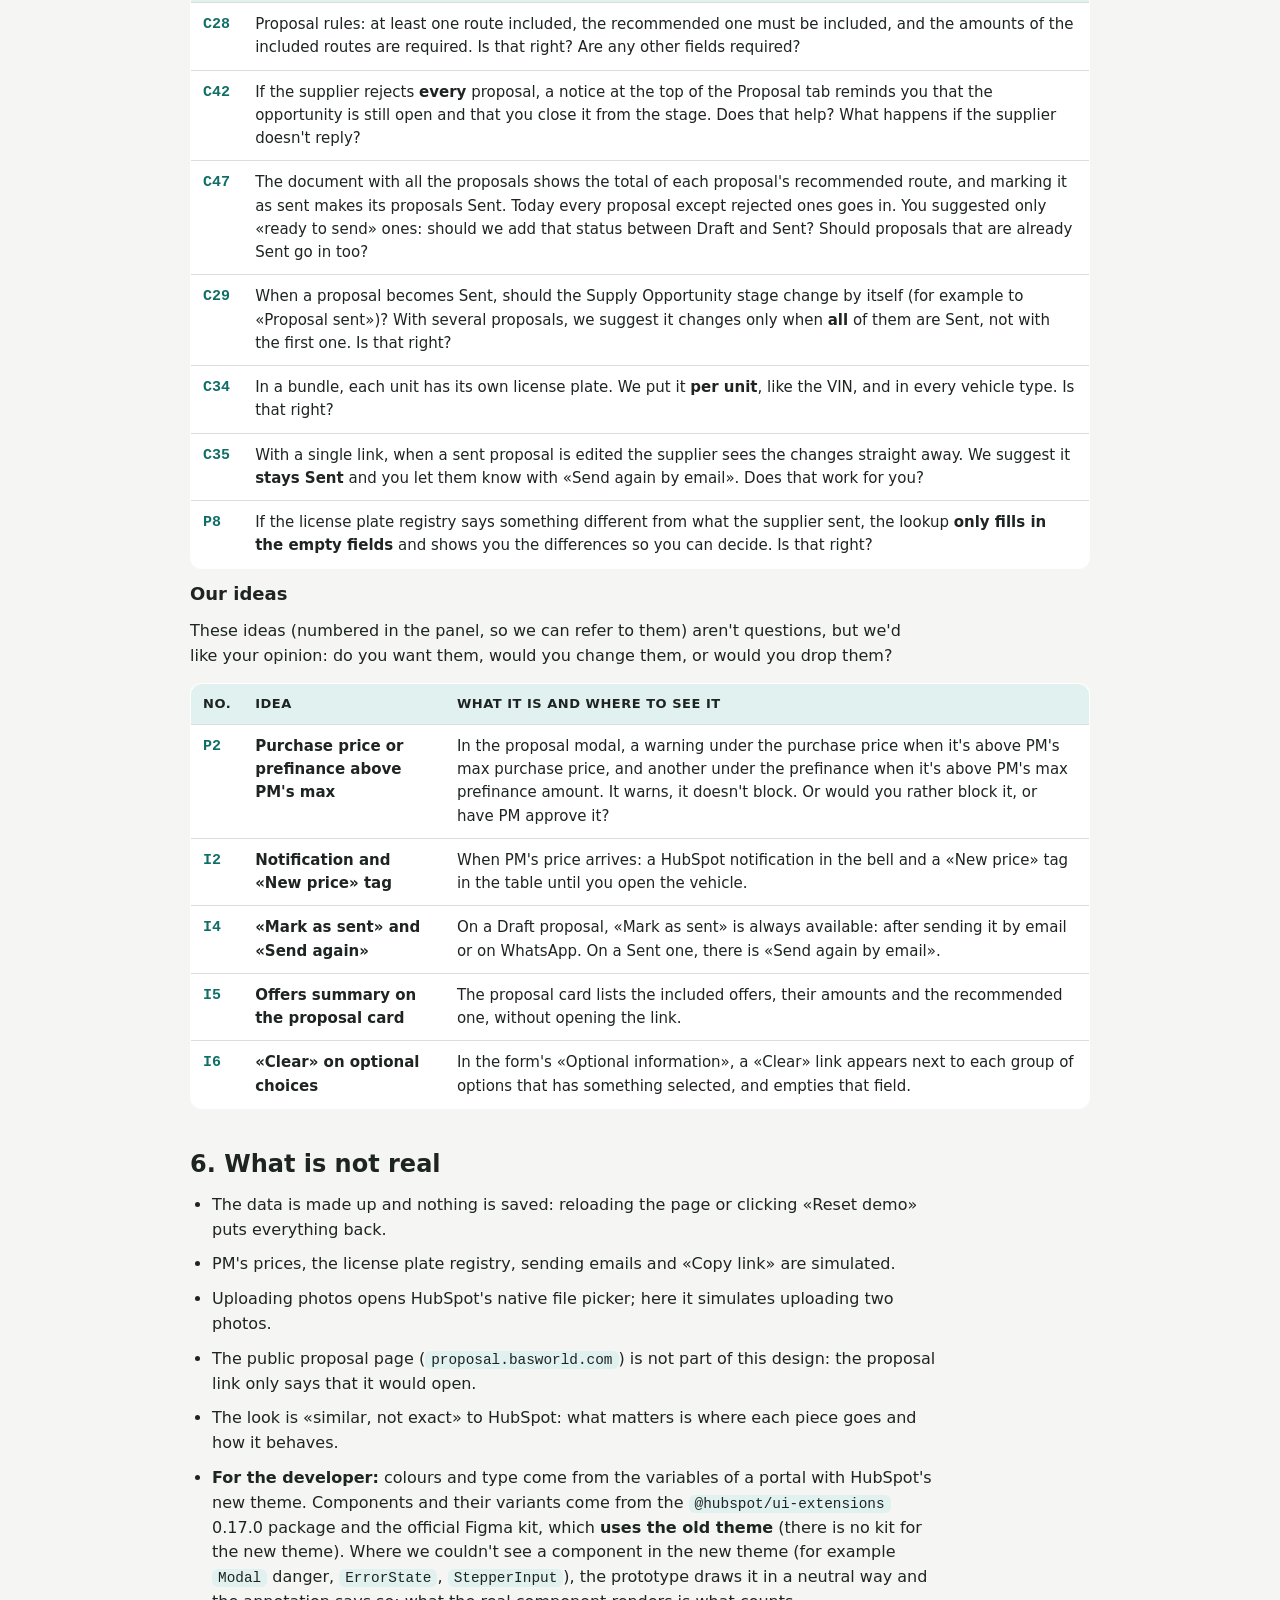
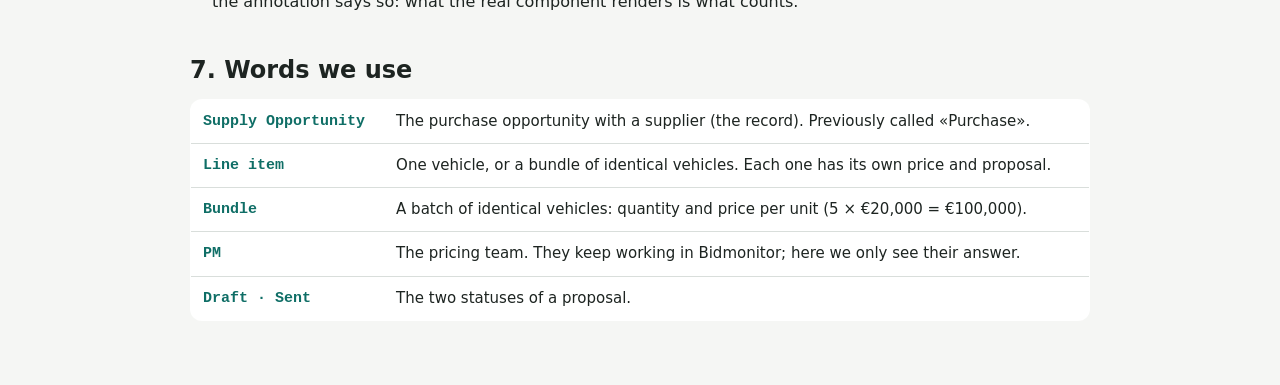
<file: prototype/guide.html>
<!DOCTYPE html>

<html lang="en">
<head>
<meta name="robots" content="noindex, nofollow">
<meta charset="utf-8"/>
<meta content="width=device-width, initial-scale=1" name="viewport"/>
<title>Basworld Prototype Guide</title>
<style>
:root{
  --bg:#f5f6f4; --surface:#ffffff; --ink:#1d2421; --muted:#5c6862; --line:#d9dedb;
  --en:#3f5f8a; --accent:#0f6e66; --accent-bg:#e1f1ef; --warn:#9a5b00; --warn-bg:#fbefdc; --q:#b3261e;
  --f-body:"Source Sans 3","Segoe UI",system-ui,sans-serif; --f-mono:ui-monospace,Consolas,monospace;
}
@media (prefers-color-scheme: dark){
  :root:not([data-theme="light"]){ color-scheme:dark; --bg:#131816; --surface:#1b211f; --ink:#e6ebe8; --muted:#9aa6a0; --line:#2f3834; --en:#9dbbe6; --accent:#5fc9bd; --accent-bg:#123330; --warn:#f0b35c; --warn-bg:#35270f; --q:#ff8a80; }
}
:root[data-theme="dark"]{ color-scheme:dark; --bg:#131816; --surface:#1b211f; --ink:#e6ebe8; --muted:#9aa6a0; --line:#2f3834; --en:#9dbbe6; --accent:#5fc9bd; --accent-bg:#123330; --warn:#f0b35c; --warn-bg:#35270f; --q:#ff8a80; }
*{box-sizing:border-box}
body{margin:0;background:var(--bg);color:var(--ink);font:16px/1.55 var(--f-body);padding:32px 20px 64px}
.wrap{max-width:900px;margin:0 auto;display:flex;flex-direction:column;gap:40px}
h1,h2,h3{margin:0;line-height:1.25;text-wrap:balance}
h1{font-size:clamp(28px,4vw,38px)} h2{font-size:24px} h3{font-size:18px}
p{margin:0;max-width:72ch} p+p{margin-top:10px}
code{font-family:var(--f-mono);font-size:.9em;background:var(--accent-bg);padding:1px 6px;border-radius:6px}
.en{display:block;color:var(--en);font-style:italic;font-weight:400;font-size:.92em;line-height:1.4;margin-top:3px}
h1 .en{font-size:.5em;font-style:normal;margin-top:8px} h2 .en,h3 .en{font-size:.62em;font-style:normal;margin-top:4px}
section{display:flex;flex-direction:column;gap:14px}
.langkey{display:flex;gap:14px;flex-wrap:wrap;font-size:14px;color:var(--muted)} .langkey .en{display:inline;margin:0}
.card{background:var(--surface);border:1px solid var(--line);border-radius:14px;padding:18px 20px;display:flex;flex-direction:column;gap:8px}
.note{background:var(--warn-bg);border-left:4px solid var(--warn);border-radius:8px;padding:12px 16px}
ol,ul{margin:0;padding-left:22px;display:flex;flex-direction:column;gap:10px} li{max-width:72ch}
table{width:100%;border-collapse:collapse;background:var(--surface);border:1px solid var(--line);border-radius:12px;overflow:hidden;font-size:15px}
th,td{text-align:left;vertical-align:top;padding:10px 12px;border-bottom:1px solid var(--line)} th{background:var(--accent-bg);font-size:13px;text-transform:uppercase;letter-spacing:.04em}
tr:last-child td{border-bottom:0} td.id{font-family:var(--f-mono);font-weight:600;white-space:nowrap;color:var(--accent)}
@media (max-width:640px){ table{display:block;overflow-x:auto} }
</style>
</head>
<body>
<div class="wrap">
<header>
<p style="margin-bottom:14px"><a href="../index.html" style="color:var(--accent);font-weight:600;text-decoration:none">← Back to index</a></p>
<h1>Prototype guide · vehicle purchasing in HubSpot</h1>

</header>
<section>
<h2>1. What this is</h2>
<p>It is a prototype that <b>simulates a Supply Opportunity record inside HubSpot</b>. It shows how the app would behave before it is built. It is not the real HubSpot: nothing is saved, no email is sent, and the data (vehicles, prices, license plates) is made up.</p>
<p>The record has two tabs of ours: <b>Vehicle information</b> (vehicles, photos and pricing) and <b>Proposal</b> (proposals). Everything else (header, stage, contacts, attachments) is HubSpot's own and we haven't redesigned it.</p>
</section>
<section>
<h2>2. Finding your way around</h2>
<ol>
<li><b>The record</b> (centre of the screen): click a vehicle to see its photos, pricing and details. «‹ All vehicles» takes you back to the table.</li>
<li><b>Prototype controls</b> (bottom right, dark box): not part of HubSpot. It is your remote control to try things without having to trigger them. Open and close it with the arrow.</li>
<li><b>Pink bar at the top</b>: «↺ Reset demo» puts everything back to the start. The other two switches are for the developer.</li>
<li><b>For the developer</b> (you can ignore this): «Component names» shows pink labels with the HubSpot component of each block, and «Accessibility notes» shows blue labels with accessibility notes. Both start off; switch them on only if you need them.</li>
<li><b>Tips</b>: when you click a scenario, a green box appears above the panel saying what to do. Close it with the ×.</li>
</ol>
<p class="note">If anything looks odd, click «↺ Reset demo».</p>
</section>
<section>
<h2>3. Guided scenarios</h2>
<p>«Prototype controls» has buttons that take you straight to each situation. Try them in this order:</p>
<table>
<thead><tr><th>Button</th><th>What you will see</th></tr></thead>
<tbody>
<tr><td><b>Add a vehicle</b></td><td>The form to add a vehicle. Change the type (Tractor head, Truck…) to see each one's fields, or try a Dutch plate such as 12-BLX-7.</td></tr>
<tr><td><b>Complete a WhatsApp vehicle</b></td><td>A vehicle that arrived by WhatsApp with incomplete data («Needs review»). Fill in what is missing and save.</td></tr>
<tr><td><b>Upload photos</b></td><td>Upload photos in «Photo files» (HubSpot's uploader). The slider only shows them after you click «Refresh photos».</td></tr>
<tr><td><b>Photos from the list</b></td><td>The board of supply opportunities. Clicking a card opens HubSpot's preview on the right; in it, our «Vehicles» card shows each vehicle's main photo. «View record» opens the record, and «‹ Supply opportunities» on the record goes back to the board.</td></tr>
<tr><td><b>Ask for a price</b></td><td>Asking PM for a price: choose an urgency (below it you can see when PM answers) and click «Ask for price». The urgency can't be changed afterwards.</td></tr>
<tr><td><b>PM price arrives</b></td><td>PM's answer arrives: a notification in the bell. The open record doesn't update by itself: click «Refresh» or open the notification to see PM's limits and the routes of sale PM offers.</td></tr>
<tr><td><b>Bidmonitor error</b></td><td>Bidmonitor does not answer. Click «Retry».</td></tr>
<tr><td><b>Ask for a new price</b></td><td>Asking for a price again when the supplier changes theirs. The previous limits stay folded until the new ones arrive.</td></tr>
<tr><td><b>Create a proposal</b></td><td>The proposal modal. The routes PM doesn't offer are disabled. Try unticking every route to see the rules, then create it: you will see the wait and the proposal as a Draft.</td></tr>
<tr><td><b>Proposal error</b></td><td>The proposal service does not answer. Click «Retry».</td></tr>
<tr><td><b>Send a proposal</b></td><td>Send it with «Send by email» (opens HubSpot's email composer) or «Copy link». Then «Mark as sent» moves it to Sent.</td></tr>
<tr><td><b>Edit a sent proposal</b></td><td>When you edit a sent proposal, the yellow notice explains that the supplier will see the changes on the same link. It stays Sent.</td></tr>
<tr><td><b>Record the supplier's answer</b></td><td>On a sent proposal: «Supplier accepted» (you choose the route they picked) or «Supplier rejected». A rejection doesn't close the opportunity: you close it yourselves from the stage.</td></tr>
<tr><td><b>Close as lost (native)</b></td><td>HubSpot's own dialog (native, not part of the app) when the stage changes to Closed lost: you choose one of your 13 reasons; «Other» needs a comment. On the record, it opens by clicking the stage at the top left.</td></tr>
</tbody>
</table>
</section>
<section>
<h2>4. What you have already chosen</h2>
<p>With your answers of 6 October, the prototype now shows only the chosen option:</p>
<ul>
<li><b>Identical vehicles: A · Quantity.</b> A single line item with a quantity. Mileage (or hours), license plate and VIN are entered per unit.</li>
<li><b>Proposal modal: simplified.</b> The routes of sale are visible; selling prices, days and costs are folded into «More options».</li>
<li><b>One proposal, with one link</b> and no versions: when it's edited, the supplier sees the changes on the same link.</li>
<li><b>Urgency is chosen once</b>, with each level's timing shown. <b>The license plate is stored</b> with the vehicle. <b>Capacity</b> is in m³.</li>
<li><b>«Purchase» is now «Supply Opportunity».</b> In bundles, <b>the first registration is per unit</b>. The vehicle has a <b>location</b> (address, postal code and country) and no longer a «Source», which belongs to the opportunity. The vehicles table shows a <b>thumbnail</b> of the main photo.</li>
<li><b>Routes of sale:</b> Sell Direct (Purchase), Sell Direct (Auction), Sell Maximum (Consignment) and Sell Yourself (platform). When adding the vehicle you pick the ones the supplier is interested in and their prices are asked; <b>only the asking price is required</b>, unless the supplier only wants Sell Maximum or Sell Yourself. PM says which routes can be offered and always fills in all their prices; in the proposal, the ones PM doesn't offer are disabled. The auction starts at PM's auction floor price. Sell Yourself has an amount and a fee.</li>
<li><b>Supplier's answer:</b> if they accept, you record which route they chose; if they reject it, the proposal is marked as rejected and the opportunity stays open until you close it.</li>
<li><b>Photos:</b> from the list and the board, in a card in the preview panel (the developer confirms it's possible; it opens with a small button, so it's an extra). After uploading photos, «Refresh photos» shows them in the slider.</li>
</ul>
<p>We have also adjusted several screens so they look like what can be built with HubSpot's components: the photo slider, photo upload, the photos and pricing card, and the notices when PM's price arrives.</p>
<p>The selectors in «Prototype controls» (Vehicles table, Proposal tab) are only there to show the states: with data, empty, loading and error.</p>
</section>
<section>
<h2>5. What we need you to confirm</h2>
<p>We made some decisions ourselves so the design works. They are in the panel, under <b>«Our proposals · to confirm»</b> (open it with the arrow): each line takes you to the screen where it shows. Here they are as questions:</p>
<table>
<thead><tr><th>No.</th><th>Question</th></tr></thead>
<tbody>
<tr><td class="id">C28</td><td>Proposal rules: at least one route included, the recommended one must be included, and the amounts of the included routes are required. Is that right? Are any other fields required?</td></tr>
<tr><td class="id">C42</td><td>If the supplier rejects <b>every</b> proposal, a notice at the top of the Proposal tab reminds you that the opportunity is still open and that you close it from the stage. Does that help? What happens if the supplier doesn't reply?</td></tr>
<tr><td class="id">C47</td><td>The document with all the proposals shows the total of each proposal's recommended route, and marking it as sent makes its proposals Sent. Today every proposal except rejected ones goes in. You suggested only «ready to send» ones: should we add that status between Draft and Sent? Should proposals that are already Sent go in too?</td></tr>
<tr><td class="id">C29</td><td>When a proposal becomes Sent, should the Supply Opportunity stage change by itself (for example to «Proposal sent»)? With several proposals, we suggest it changes only when <b>all</b> of them are Sent, not with the first one. Is that right?</td></tr>
<tr><td class="id">C34</td><td>In a bundle, each unit has its own license plate. We put it <b>per unit</b>, like the VIN, and in every vehicle type. Is that right?</td></tr>
<tr><td class="id">C35</td><td>With a single link, when a sent proposal is edited the supplier sees the changes straight away. We suggest it <b>stays Sent</b> and you let them know with «Send again by email». Does that work for you?</td></tr>
<tr><td class="id">P8</td><td>If the license plate registry says something different from what the supplier sent, the lookup <b>only fills in the empty fields</b> and shows you the differences so you can decide. Is that right?</td></tr>
</tbody>
</table>
<h3>Our ideas</h3>
<p>These ideas (numbered in the panel, so we can refer to them) aren't questions, but we'd like your opinion: do you want them, would you change them, or would you drop them?</p>
<table>
<thead><tr><th>No.</th><th>Idea</th><th>What it is and where to see it</th></tr></thead>
<tbody>
<tr><td class="id">P2</td><td><b>Purchase price or prefinance above PM's max</b></td><td>In the proposal modal, a warning under the purchase price when it's above PM's max purchase price, and another under the prefinance when it's above PM's max prefinance amount. It warns, it doesn't block. Or would you rather block it, or have PM approve it?</td></tr>
<tr><td class="id">I2</td><td><b>Notification and «New price» tag</b></td><td>When PM's price arrives: a HubSpot notification in the bell and a «New price» tag in the table until you open the vehicle.</td></tr>
<tr><td class="id">I4</td><td><b>«Mark as sent» and «Send again»</b></td><td>On a Draft proposal, «Mark as sent» is always available: after sending it by email or on WhatsApp. On a Sent one, there is «Send again by email».</td></tr>
<tr><td class="id">I5</td><td><b>Offers summary on the proposal card</b></td><td>The proposal card lists the included offers, their amounts and the recommended one, without opening the link.</td></tr>
<tr><td class="id">I6</td><td><b>«Clear» on optional choices</b></td><td>In the form's «Optional information», a «Clear» link appears next to each group of options that has something selected, and empties that field.</td></tr>
</tbody>
</table>
</section>
<section>
<h2>6. What is not real</h2>
<ul>
<li>The data is made up and nothing is saved: reloading the page or clicking «Reset demo» puts everything back.</li>
<li>PM's prices, the license plate registry, sending emails and «Copy link» are simulated.</li>
<li>Uploading photos opens HubSpot's native file picker; here it simulates uploading two photos.</li>
<li>The public proposal page (<code>proposal.basworld.com</code>) is not part of this design: the proposal link only says that it would open.</li>
<li>The look is «similar, not exact» to HubSpot: what matters is where each piece goes and how it behaves.</li>
<li><b>For the developer:</b> colours and type come from the variables of a portal with HubSpot's new theme. Components and their variants come from the <code>@hubspot/ui-extensions</code> 0.17.0 package and the official Figma kit, which <b>uses the old theme</b> (there is no kit for the new theme). Where we couldn't see a component in the new theme (for example <code>Modal</code> danger, <code>ErrorState</code>, <code>StepperInput</code>), the prototype draws it in a neutral way and the annotation says so: what the real component renders is what counts.</li>
</ul>
</section>
<section>
<h2>7. Words we use</h2>
<table>
<tbody>
<tr><td class="id">Supply Opportunity</td><td>The purchase opportunity with a supplier (the record). Previously called «Purchase».</td></tr>
<tr><td class="id">Line item</td><td>One vehicle, or a bundle of identical vehicles. Each one has its own price and proposal.</td></tr>
<tr><td class="id">Bundle</td><td>A batch of identical vehicles: quantity and price per unit (5 × €20,000 = €100,000).</td></tr>
<tr><td class="id">PM</td><td>The pricing team. They keep working in Bidmonitor; here we only see their answer.</td></tr>
<tr><td class="id">Draft · Sent</td><td>The two statuses of a proposal.</td></tr>
</tbody>
</table>
</section>
</div>
</body>
</html>
</file>
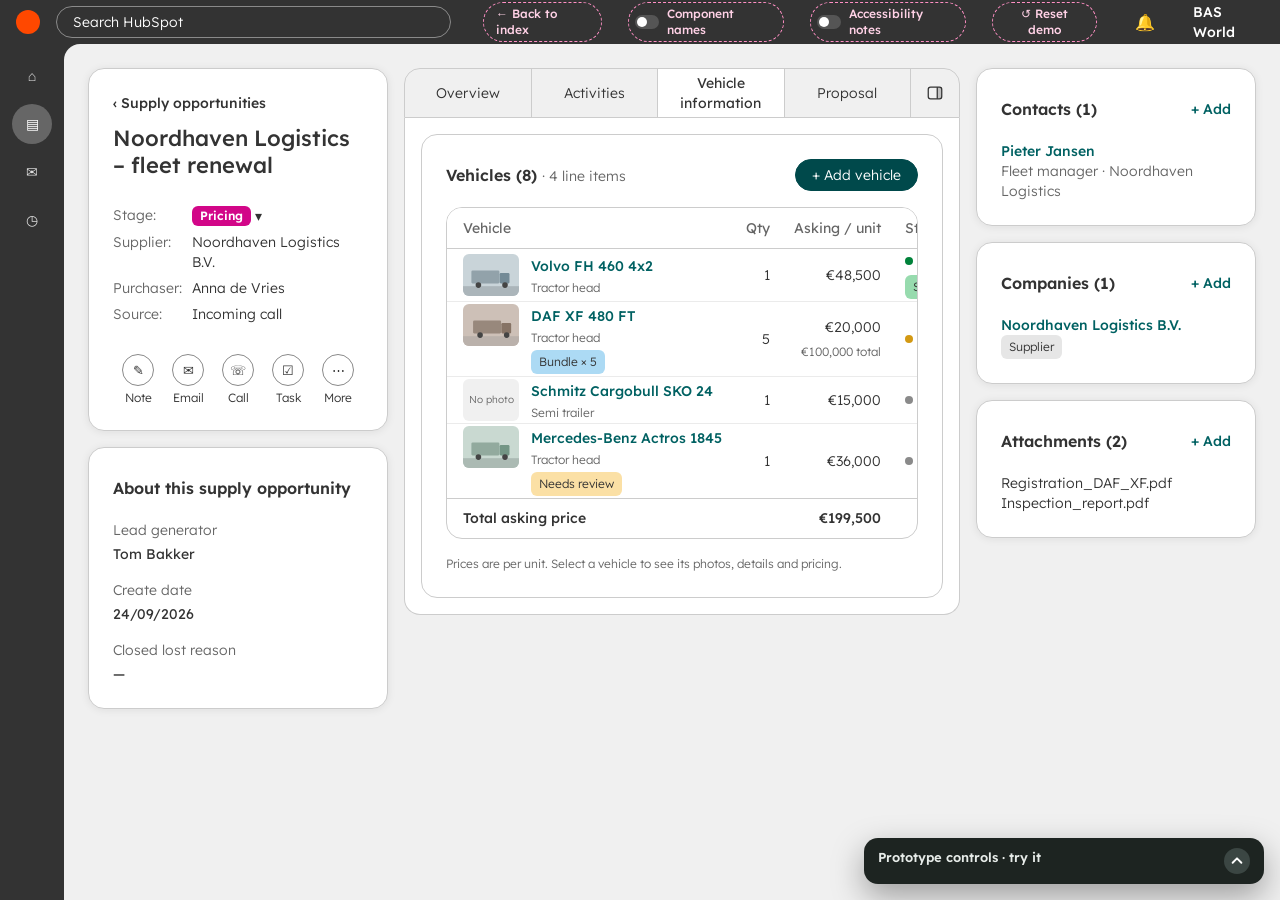
<file: prototype/prototype.html>
<!doctype html>
<html lang="en">
<head>
<meta name="robots" content="noindex, nofollow">
<meta charset="utf-8">
<meta name="viewport" content="width=device-width, initial-scale=1">
<title>Basworld Supply Opportunity Prototype</title>
<link rel="stylesheet" href="hubspot-tokens.css">
<link rel="stylesheet" href="hubspot-components.css">
<style>
  /* Maquetación del prototipo (no son componentes de HubSpot) */
  .hs-shell { height: 100vh; min-height: 0; }
  .hs-page { padding: 24px; }
  .vehicle-name a { white-space: nowrap; }
  /* Tabla de vehículos compacta: la columna central de HubSpot es estrecha */
  .tab-body .hs-table th, .tab-body .hs-table td { padding-inline: 12px; }
  .tab-body .hs-table th:first-child, .tab-body .hs-table td:first-child { padding-left: 16px; }
  .tab-body .hs-table .hs-status { white-space: nowrap; }
  .status-stack { display: flex; flex-direction: column; align-items: flex-start; gap: 4px; }
  .tab-body .hs-table small { font: 300 12px/16px var(--hs-font-body); }
  .vehicle-name .badges { display: flex; gap: 6px; flex-wrap: wrap; margin-top: 2px; }
  .hs-dl dd a { overflow-wrap: anywhere; }
  .col-main { display: flex; flex-direction: column; gap: 0; min-width: 0; }
  .hs-record-tabs .sidebar-toggle { flex: 0 0 48px; display: grid; place-items: center; color: #333; }
  .hs-record-tabs .sidebar-toggle:hover { background: #fff; }
  .hs-record.is-right-collapsed .hs-record__right { display: none; }
  .hs-record.is-right-collapsed .sidebar-toggle__fill { opacity: 0; }
  .quick-fill { background: var(--trellis-color-fill-surface-recessed, #f5f5f5); border: 1px solid #ebebeb; border-radius: 16px; padding: 16px; }
  .proto-hint { margin: 6px 0 0; font: 400 11px/16px var(--hs-font-body); color: #b0005a; }
  /* Marca de "esto es nativo de HubSpot" en lo que dibujamos solo para situarlo (solo prototipo) */
  .native-note { display: inline-flex; align-self: flex-start; margin: 0; padding: 2px 8px; border: 1px dashed #b0005a; border-radius: 6px; font: 500 11px/16px var(--hs-font-body); color: #b0005a; }
  .stage-btn { border: 0; background: none; padding: 0; cursor: pointer; display: inline-flex; align-items: center; gap: 4px; font: inherit; color: #333; }
  .tab-body { background: #fff; border: 1px solid #ccc; border-top: 0; border-radius: 0 0 16px 16px; padding: 16px; display: flex; flex-direction: column; gap: 16px; min-height: 480px; }
  .tab-body > .hs-card { box-shadow: none; }
  .record-head { display: flex; flex-direction: column; gap: 12px; }
  .record-head .back { cursor: pointer; }
  /* Vista previa nativa (C36): más ancha que un panel normal, como en HubSpot */
  .hs-panel--preview { width: min(480px, 100%); }
  /* La vista previa no tapa el tablero: se sigue viendo y se puede usar detrás */
  .hs-overlay--preview { background: transparent; -webkit-backdrop-filter: none; backdrop-filter: none; pointer-events: none; }
  .hs-overlay--preview .hs-panel { pointer-events: auto; }
  .pv-bar { display: flex; justify-content: space-between; align-items: center; padding: 12px 24px; border-bottom: 1px solid #ebebeb; font: 500 14px/20px var(--hs-font-body); }
  .pv-head { display: flex; flex-direction: column; gap: 12px; padding-bottom: 16px; border-bottom: 1px solid #ebebeb; }
  .pv-title { display: flex; gap: 12px; align-items: flex-start; }
  .pv-title h3 { margin: 0; font: 600 22px/28px var(--hs-font-body); }
  .pv-avatar { flex: 0 0 44px; height: 44px; border-radius: 50%; background: #f0f0f0; display: grid; place-items: center; }
  .pv-props { margin: 0; display: grid; grid-template-columns: auto 1fr; gap: 6px 8px; font: 300 14px/20px var(--hs-font-body); align-items: center; }
  .pv-props div { display: contents; } .pv-props dt { color: #666; } .pv-props dd { margin: 0; }
  .pv-card { border-bottom: 1px solid #ebebeb; padding-bottom: 12px; }
  .pv-card > summary { font: 600 16px/24px var(--hs-font-body); cursor: pointer; padding: 4px 0; }
  .pv-card__body { padding-top: 12px; }
  /* Tablero nativo (solo para situar la vista previa) */
  .board { display: flex; flex-direction: column; gap: 16px; }
  .board[hidden] { display: none; }
  .board__head { display: flex; align-items: baseline; gap: 12px; }
  .board__cols { display: flex; gap: 12px; overflow-x: auto; align-items: flex-start; padding-bottom: 8px; }
  .board__col { flex: 0 0 260px; background: #ebebeb; border-radius: 12px; padding: 10px; display: flex; flex-direction: column; gap: 8px; }
  .board__colhead { display: flex; gap: 6px; align-items: center; font: 600 13px/18px var(--hs-font-body); }
  .board-card { background: #fff; border: 1px solid #dcdcdc; border-radius: 10px; padding: 12px; text-align: left; font: 300 13px/18px var(--hs-font-body); color: #333; cursor: pointer; display: flex; flex-direction: column; gap: 2px; width: 100%; }
  .board-card .hs-link { font-size: 14px; margin-bottom: 4px; }
  .board-card.is-active { border-color: #7fb2e5; background: #eef6ff; }
  .record-head .back { font: 500 14px/20px var(--hs-font-body); color: #333; display: flex; align-items: center; gap: 6px; }
  .record-props { display: grid; grid-template-columns: auto 1fr; gap: 6px 10px; font: 300 14px/20px var(--hs-font-body); }
  .record-props dt { color: #666; }
  .record-props dd { margin: 0; }
  .quick { display: flex; gap: 6px; justify-content: center; padding-top: 4px; }
  .quick span { width: 44px; display: flex; flex-direction: column; align-items: center; gap: 4px; font: 300 12px/16px var(--hs-font-body); color: #333; }
  .quick i { width: 32px; height: 32px; border-radius: 50%; border: 1px solid #8a8a8a; display: grid; place-items: center; font-style: normal; font-size: 13px; }
  .row-actions { display: flex; gap: 4px; justify-content: flex-end; }
  .vehicle-name { display: flex; flex-direction: column; gap: 2px; }
  /* Miniatura de la foto principal en la celda del nombre (Image width=56 dentro de TableCell, con Flex) */
  .vehicle-cell { display: flex; gap: 12px; align-items: flex-start; }
  .vehicle-thumb { flex: 0 0 56px; width: 56px; height: 42px; object-fit: cover; border-radius: 6px; }
  .vehicle-thumb--none { display: grid; place-items: center; background: #f0f0f0; color: #666; font: 300 10px/12px var(--hs-font-body); text-align: center; }
  .vehicle-name small { font: 300 12px/16px var(--hs-font-body); color: #666; }
  .detail-grid { display: grid; grid-template-columns: minmax(280px, 1fr) minmax(280px, 1fr); gap: 16px; align-items: start; }
  .stack { display: flex; flex-direction: column; gap: 16px; min-width: 0; }
  .price-row { display: grid; grid-template-columns: repeat(3, 1fr); gap: 12px; }
  .divider { height: 1px; background: #ebebeb; margin: 0; border: 0; }
  .muted { color: #666; }
  /* Slider con componentes nativos (U1–U4): nada encima de la foto; flechas y contador debajo; miniaturas en filas */
  .slider-bar { display: flex; align-items: center; gap: 8px; flex-wrap: wrap; }
  .slider-bar .hs-text { min-width: 48px; text-align: center; }
  .hs-image { cursor: zoom-in; }
  .hs-thumbs { flex-wrap: wrap; overflow: visible; }
  .hs-thumbs button { background-size: cover; background-position: center; }
  .hs-thumbs button[aria-current="true"] { border-color: transparent; }   /* nativo: sin estilo de "seleccionada" */
  /* Card de foto + precio: dos columnas dentro de una sola card que se apilan si no caben (U8) */
  .card-cols { display: flex; flex-wrap: wrap; gap: 24px; align-items: flex-start; }
  .card-cols > section { flex: 1 1 240px; min-width: 0; display: flex; flex-direction: column; gap: 12px; }
  .card-cols h3 { margin: 0; }
  /* Kilometraje, matrícula y VIN por unidad: filas sin líneas de tabla (U6) */
  .unit-rows { display: flex; flex-direction: column; gap: 12px; }
  .unit-row { display: flex; flex-wrap: wrap; gap: 12px; align-items: flex-start; }
  .unit-row > .hs-field { flex: 1 1 140px; min-width: 0; }
  .unit-row > .unit-n { flex: 0 0 56px; padding-top: 30px; font: 500 14px/20px var(--hs-font-body); }
  .solutions { display: flex; flex-direction: column; gap: 12px; }
  .solution { border: 1px solid #ccc; border-radius: 16px; padding: 16px; display: flex; flex-direction: column; gap: 12px; }
  .solution.is-off .solution__fields { display: none; }
  .solution__head { display: flex; align-items: center; gap: 12px; }
  .solution__head .hs-check { flex: 1; font-weight: 500; }
  .proposal-head { display: flex; align-items: center; gap: 12px; flex-wrap: wrap; }
  .proposal-head .hs-card__title { flex: 1; min-width: 200px; }
  .hs-tip { position: fixed; z-index: 90; transform: translate(-50%, -100%); padding: 6px 10px; border-radius: 8px; background: #2d2d2d; color: #fff; font: 500 12px/16px var(--hs-font-body); white-space: nowrap; pointer-events: none; animation: hs-fade-in 120ms ease-out; }
  .hs-tip::after { content: ""; position: absolute; left: 50%; bottom: -4px; width: 8px; height: 8px; background: #2d2d2d; transform: translateX(-50%) rotate(45deg); }
  /* Notas de accesibilidad para el desarrollador (se muestran con el interruptor "Accessibility notes") */
  body.show-a11y [data-a11y] { outline: 1px dashed rgba(21, 88, 214, .7); outline-offset: 2px; }
  body.show-a11y [data-a11y]::after { content: "A11Y · " attr(data-a11y); position: absolute; top: -2px; right: -2px; transform: translateY(-100%); z-index: 8; width: max-content; max-width: 320px; padding: 3px 7px; border-radius: 4px; background: #1558d6; color: #fff; font: 500 10px/14px var(--hs-font-data); white-space: normal; text-align: left; pointer-events: none; }
  body.show-a11y .hs-record-tabs[data-a11y] { overflow: visible; }   /* si no, el borde de las pestañas recorta la nota */
  body.show-a11y [data-a11y-below]::after { top: auto; bottom: -2px; transform: translateY(100%); }
  .offer-list { list-style: none; margin: 0; padding: 0; display: flex; flex-direction: column; gap: 6px; }
  .offer-list li { display: flex; flex-wrap: wrap; align-items: center; gap: 8px; }
  .nice { display: inline-flex; align-items: center; height: 20px; padding: 0 8px; border-radius: 6px; border: 1px dashed #7d53e9; color: #5a36c4; font: 500 11px/1 var(--hs-font-body); }
  /* Tabla de vehículos: solo el nombre se abre; la fila entera no es clicable ni se resalta (U7) */
  .tab-body .hs-table tbody tr:hover td { background: transparent; }
  /* Botones que acompañan a un Alert: justo debajo, no dentro (Alert no documenta botones dentro) */
  .hs-alert + .hs-button-row { margin-top: -4px; }
  .quick-fill .hs-alert + .hs-button-row { margin-top: 8px; }
  /* StepperInput: − campo + */
  .hs-stepper { display: flex; gap: 8px; align-items: center; }
  .hs-stepper .hs-input { width: 80px; text-align: center; }
  .note-pending { border: 1px dashed #8a8a8a; border-radius: 16px; padding: 16px; color: #666; }

  .bell-wrap { position: relative; margin-right: 16px; }
  .bell { position: relative; background: none; border: 0; color: #fff; font-size: 16px; cursor: pointer; padding: 4px 6px; }
  .bell__badge { position: absolute; top: -2px; right: -4px; min-width: 16px; height: 16px; border-radius: 999px; background: #f2545b; color: #fff; font: 600 10px/16px var(--hs-font-body); text-align: center; padding: 0 4px; }
  .bell__menu { position: absolute; right: 0; top: 34px; width: 320px; background: #fff; color: #333; border-radius: 16px; box-shadow: 0 16px 32px rgba(20,20,20,.16); padding: 8px; z-index: 70; display: flex; flex-direction: column; }
  .bell__title { margin: 8px 12px; font: 500 14px/20px var(--hs-font-body); }
  .bell__item { text-align: left; background: none; border: 0; border-radius: 12px; padding: 10px 12px; cursor: pointer; display: flex; flex-direction: column; gap: 2px; font: 300 14px/20px var(--hs-font-body); color: #333; }
  .bell__item:hover { background: #f5f5f5; }
  .bell__item b { font-weight: 400; }
  .bell__item span { font-size: 12px; color: #666; }
  .bell__empty { margin: 8px 12px 12px; color: #666; font: 300 14px/20px var(--hs-font-body); }
  /* Controles del prototipo: no forman parte de HubSpot */
  .proto-reset { margin-right: 16px; border: 1px dashed #ff8fc4; background: transparent; color: #ffd1e6; border-radius: 999px; padding: 3px 12px; font: 500 12px/16px var(--hs-font-body); cursor: pointer; }
  .proto-toggle { display: inline-flex; align-items: center; gap: 8px; margin-right: 10px; border: 1px dashed #ff8fc4; color: #ffd1e6; border-radius: 999px; padding: 3px 12px 3px 6px; font: 500 12px/16px var(--hs-font-body); cursor: pointer; }
  .proto-toggle input { position: absolute; opacity: 0; pointer-events: none; }
  .proto-toggle__track { width: 26px; height: 14px; border-radius: 999px; background: #555; position: relative; transition: background .15s; }
  .proto-toggle__track::after { content: ""; position: absolute; top: 2px; left: 2px; width: 10px; height: 10px; border-radius: 50%; background: #fff; transition: left .15s; }
  .proto-toggle input:checked + .proto-toggle__track { background: #d6247f; }
  .proto-toggle input:checked + .proto-toggle__track::after { left: 14px; }
  .proto-toggle input:focus-visible + .proto-toggle__track { outline: 2px solid #ff8fc4; outline-offset: 2px; }
  .proto-back { display: inline-flex; align-items: center; text-decoration: none; margin-right: 10px; }
  .proto-reset:hover { background: rgba(255,143,196,.15); }
  .pc-props { list-style: none; margin: 0; padding: 0; display: flex; flex-direction: column; gap: 2px; }
  .pc-props button { width: 100%; text-align: left; background: none; border: 0; border-radius: 8px; padding: 4px 6px; color: #e6ebe8; font: 400 12px/16px var(--hs-font-body); cursor: pointer; }
  .pc-props button:hover { background: #263130; }
  .pc-props b { display: inline-block; min-width: 34px; color: #5fc9bd; font-weight: 600; }
  .pc-note { margin: 0 0 6px; color: #9aa6a0; font: 400 11px/15px var(--hs-font-body); }
  .proto-dock { position: fixed; right: 16px; bottom: 16px; z-index: 60; width: min(400px, calc(100vw - 32px)); display: flex; flex-direction: column; gap: 8px; }
  .pc-hint { display: flex; gap: 10px; align-items: flex-start; padding: 10px 12px; border-radius: 12px; background: #0f3d38; border: 1px solid #5fc9bd; box-shadow: 0 12px 32px rgba(0,0,0,.35); color: #fff; font: 500 13px/18px var(--hs-font-body); }
  .pc-hint p { margin: 0; flex: 1; }
  .pc-hint button { background: none; border: 0; color: #9fe3da; cursor: pointer; font-size: 16px; line-height: 1; padding: 0 2px; }
  .pc-group { margin-top: 8px; }
  .pc-group:first-of-type { margin-top: 0; }
  .pc-sub { font: 500 11px/14px var(--hs-font-body); color: #9aa6a0; margin: 0 0 4px; }
  .pc-props-wrap > summary { list-style: none; cursor: pointer; padding: 0; font: 600 10px/14px var(--hs-font-data); text-transform: uppercase; letter-spacing: .08em; color: #9aa6a0; display: flex; justify-content: space-between; }
  .pc-props-wrap > summary::-webkit-details-marker { display: none; }
  .pc-props-wrap[open] > summary { margin-bottom: 4px; }
  /* Flechas de los desplegables del panel: grandes, para que se vea que se pueden abrir */
  .proto-controls > summary > span, .pc-props-wrap > summary > span { display: inline-grid; place-items: center; width: 26px; height: 26px; border-radius: 50%; background: #3b4643; color: #fff; line-height: 1; transition: transform .15s; }
  .proto-controls > summary:hover > span, .pc-props-wrap > summary:hover > span { background: #5fc9bd; color: #102422; }
  .proto-controls:not([open]) > summary > span { transform: rotate(180deg); }
  .pc-props-wrap:not([open]) > summary > span { transform: rotate(-90deg); }
  .proto-controls .pc-props-wrap > summary { align-items: center; padding: 4px 0; }
  .pc-guide { display: block; color: #9fe3da; font: 500 12px/16px var(--hs-font-body); text-decoration: underline; }
  .proto-controls { background: #1d2421; color: #e6ebe8; border-radius: 14px; box-shadow: 0 12px 32px rgba(0,0,0,.35); font: 400 13px/18px var(--hs-font-body); }
  .proto-controls summary { list-style: none; cursor: pointer; padding: 10px 14px; font-weight: 600; display: flex; justify-content: space-between; }
  .proto-controls summary::-webkit-details-marker { display: none; }
  .proto-controls .pc-body { padding: 0 14px 14px; display: flex; flex-direction: column; gap: 12px; max-height: 70vh; overflow: auto; }
  .proto-controls label.pc-l { display: block; font: 600 10px/14px var(--hs-font-data); text-transform: uppercase; letter-spacing: .08em; color: #9aa6a0; margin-bottom: 4px; }
  .pc-seg { display: flex; flex-wrap: wrap; gap: 4px; }
  .pc-seg button, .pc-btn { border: 1px solid #3b4643; background: #263130; color: #e6ebe8; border-radius: 999px; padding: 4px 10px; font: 400 12px/16px var(--hs-font-body); cursor: pointer; }
  .pc-seg button[aria-pressed="true"] { background: #5fc9bd; border-color: #5fc9bd; color: #102422; font-weight: 600; }
  .pc-btn:hover, .pc-seg button:hover { border-color: #5fc9bd; }
  .proto-controls .pc-check { display: flex; gap: 8px; align-items: center; cursor: pointer; }
</style>
</head>
<body class="hs">

<div class="hs-shell">
  <div class="hs-topbar" data-hs="HubSpot shell (native)">
    <span class="hs-topbar__logo"></span><span class="hs-topbar__search">Search HubSpot</span><span class="hs-topbar__spacer"></span><a class="proto-reset proto-back" href="../index.html" title="Prototype only: back to the index page">← Back to index</a><label class="proto-toggle" title="Prototype only: shows the HubSpot component behind each block, for the developer"><input type="checkbox" id="pc-ann" role="switch"><span class="proto-toggle__track"></span>Component names</label><label class="proto-toggle" title="Prototype only, for the developer: shows accessibility notes on the blocks that need them"><input type="checkbox" id="pc-a11y" role="switch"><span class="proto-toggle__track"></span>Accessibility notes</label><button class="proto-reset" data-pc-action="reset" title="Prototype only: back to the initial data">↺ Reset demo</button><span class="bell-wrap" id="bell"></span><span>BAS World</span>
  </div>
  <nav class="hs-nav" aria-label="Main"><span class="hs-nav__item">⌂</span><span class="hs-nav__item is-selected">▤</span><span class="hs-nav__item">✉</span><span class="hs-nav__item">◷</span></nav>

  <main class="hs-page">
    <div class="hs-record">

      <!-- ============================================ Columna izquierda (nativa) -->
      <div class="hs-record__col hs-record__left">
        <div class="hs-card record-head" data-hs="Record header (native)">
          <a class="back" data-action="go-board" tabindex="0" role="link" title="Back to the board of supply opportunities">‹ Supply opportunities</a>
          <h1 class="hs-record-title">Noordhaven Logistics – fleet renewal</h1>
          <dl class="record-props">
            <dt>Stage:</dt><dd><button class="stage-btn" data-action="change-stage" title="Change the stage (native HubSpot)"><span class="hs-stage hs-stage--magenta" id="rec-stage">Pricing</span> ▾</button></dd>
            <dt>Supplier:</dt><dd>Noordhaven Logistics B.V.</dd>
            <dt>Purchaser:</dt><dd>Anna de Vries</dd>
            <dt>Source:</dt><dd>Incoming call</dd>
          </dl>
          <div class="quick"><span><i>✎</i>Note</span><span><i>✉</i>Email</span><span><i>☏</i>Call</span><span><i>☑</i>Task</span><span><i>⋯</i>More</span></div>
        </div>
        <div class="hs-card" data-hs="About this Supply Opportunity (native)">
          <div class="hs-card__header"><h2 class="hs-card__title">About this supply opportunity</h2></div>
          <dl class="hs-dl hs-dl--stacked">
            <div><dt>Lead generator</dt><dd>Tom Bakker</dd></div>
            <div><dt>Create date</dt><dd>24/09/2026</dd></div>
            <div><dt>Closed lost reason</dt><dd id="rec-reason">—</dd></div>
          </dl>
        </div>
      </div>

      <!-- ============================================ Columna central (nuestras pestañas) -->
      <div class="col-main hs-record__main">
        <div class="hs-record-tabs" role="tablist" data-hs="Record tabs + sidebar toggle (native)">
          <button role="tab" id="tab-overview" aria-controls="tab-body" data-tab="overview">Overview</button>
          <button role="tab" id="tab-activities" aria-controls="tab-body" data-tab="activities">Activities</button>
          <button role="tab" id="tab-vehicles" aria-controls="tab-body" data-tab="vehicles">Vehicle information</button>
          <button role="tab" id="tab-proposal" aria-controls="tab-body" data-tab="proposal">Proposal</button>
          <button class="sidebar-toggle" id="sidebar-toggle" data-action="toggle-sidebar" aria-pressed="false" aria-label="Hide right sidebar" title="Hide right sidebar">
            <svg viewBox="0 0 20 20" width="18" height="18" aria-hidden="true"><rect x="2.5" y="3.5" width="15" height="13" rx="2.5" fill="none" stroke="currentColor" stroke-width="1.4"/><line x1="12.5" y1="3.5" x2="12.5" y2="16.5" stroke="currentColor" stroke-width="1.4"/><rect class="sidebar-toggle__fill" x="12.5" y="3.5" width="5" height="13" fill="currentColor" opacity=".25"/></svg>
          </button>
        </div>
        <div class="tab-body" id="tab-body" role="tabpanel"></div>
      </div>

      <!-- ============================================ Columna derecha (nativa) -->
      <div class="hs-record__col hs-record__right">
        <div class="hs-card" data-hs="Associations card (native)">
          <div class="hs-card__header"><h2 class="hs-card__title">Contacts (1)</h2><a class="hs-link">+ Add</a></div>
          <p class="hs-text"><a class="hs-link">Pieter Jansen</a><br><span class="hs-text--subtle">Fleet manager · Noordhaven Logistics</span></p>
        </div>
        <div class="hs-card" data-hs="Associations card (native)">
          <div class="hs-card__header"><h2 class="hs-card__title">Companies (1)</h2><a class="hs-link">+ Add</a></div>
          <p class="hs-text"><a class="hs-link">Noordhaven Logistics B.V.</a> <span class="hs-tag">Supplier</span></p>
        </div>
        <div class="hs-card" data-hs="Attachments (native) · documents at opportunity level">
          <div class="hs-card__header"><h2 class="hs-card__title">Attachments (2)</h2><a class="hs-link">+ Add</a></div>
          <p class="hs-text">Registration_DAF_XF.pdf<br>Inspection_report.pdf</p>
        </div>
      </div>
    </div>
    <div class="board" id="board" hidden></div>
  </main>
</div>

<!-- Capa para modales y paneles (uno cada vez) -->
<div id="overlay-root"></div>
<div class="hs-toast" id="toast" role="status" aria-live="polite" hidden></div>

<!-- ============================================ Controles del prototipo -->
<div class="proto-dock"><div id="pc-hintbar"></div>
<details class="proto-controls">
  <summary>Prototype controls · try it <span aria-hidden="true"><svg viewBox="0 0 16 16" width="14" height="14"><path d="M3 6l5 5 5-5" fill="none" stroke="currentColor" stroke-width="2.2" stroke-linecap="round" stroke-linejoin="round"/></svg></span></summary>
  <div class="pc-body" id="pc-body"></div>
</details></div>

<script>
(() => {
// ================================================================ Datos de ejemplo (inventados)
const svgPhoto = (hue, variant = 0) => {
  const bg = `hsl(${hue},18%,${82 - variant * 3}%)`, body = `hsl(${hue},12%,${62 - variant * 4}%)`, cab = `hsl(${hue},14%,${52 - variant * 3}%)`;
  const svg = `<svg xmlns='http://www.w3.org/2000/svg' viewBox='0 0 400 300'><rect width='400' height='300' fill='${bg}'/><rect x='0' y='230' width='400' height='70' fill='hsl(${hue},10%,70%)'/><rect x='${60 + variant * 6}' y='118' width='200' height='92' rx='8' fill='${body}'/><rect x='${262 + variant * 6}' y='136' width='70' height='74' rx='8' fill='${cab}'/><circle cx='${110 + variant * 6}' cy='222' r='20' fill='%23444'/><circle cx='${300 + variant * 6}' cy='222' r='20' fill='%23444'/></svg>`;
  return `data:image/svg+xml,${svg.replace(/#/g, '%23').replace(/</g, '%3C').replace(/>/g, '%3E')}`;
};
const photos = (n, hue) => Array.from({ length: n }, (_, i) => svgPhoto(hue + i * 7, i % 4));

const eur = n => n == null || n === '' ? '—' : new Intl.NumberFormat('en-IE', { style: 'currency', currency: 'EUR', maximumFractionDigits: 0 }).format(n);

const vehicles = [
  { id: 1, name: 'Volvo FH 460 4x2', type: 'Tractor head', source: 'Manual', brand: 'Volvo', model: 'FH', hp: '460', config: '4X2', cabin: 'Globetrotter', firstReg: '12/03/2020', euro: 'Euro 6', gearbox: 'Automatic gearbox', retarder: 'Retarder',
    units: [{ mileage: 412000, plate: '73-BKX-4', vin: 'YV2RT40A5LB123456' }], routes: ['purchase', 'consignment', 'platform'], asking: 48500, maxPurchase: 47000, maxSelling: 56000, minSelling: 51000,
    address: 'Industrieweg 14, Waalwijk', postcode: '5145 PD', country: 'Netherlands',
    photos: photos(6, 200), main: 0,
    price: { status: 'received', urgency: 'Urgent today', requestedAt: '28/09/2026 10:12', receivedAt: '28/09/2026 16:40',
             maxPurchase: null, auctionFloor: 45000, minSelling: 52000, maxSelling: 56000, maxPrefinance: 25000,
             offered: { purchase: false, auction: true, consignment: true, platform: true } },
    proposal: { status: 'Sent', createdAt: '29/09/2026 09:30', sentAt: '29/09/2026 09:42', by: 'Anna de Vries' } },
  { id: 2, name: 'DAF XF 480 FT', type: 'Tractor head', source: 'Incoming call', brand: 'DAF', model: 'XF', hp: '480', config: '4X2', cabin: 'Super Space Cab', euro: 'Euro 6', gearbox: 'Automatic gearbox', retarder: 'Intarder',
    units: [{ mileage: 380000, plate: '41-BPL-6', vin: 'XLRTEH4300G100001', date: '08/06/2021' }, { mileage: 395500, plate: '41-BPL-7', vin: 'XLRTEH4300G100002', date: '08/06/2021' }, { mileage: 402100, plate: '41-BPL-8', vin: 'XLRTEH4300G100003', date: '15/02/2021' }, { mileage: 377800, plate: '', vin: 'XLRTEH4300G100004', date: '22/09/2021' }, { mileage: 410250, plate: '', vin: 'XLRTEH4300G100005', date: '15/02/2021' }],
    routes: ['purchase', 'auction', 'consignment'], asking: 20000, maxPurchase: 19000, maxSelling: 24000, minSelling: 21000, photos: photos(10, 12), main: 2,
    address: 'Havenkade 3, Venlo', postcode: '5928 RP', country: 'Netherlands',
    price: { status: 'requested', urgency: 'Urgent today', requestedAt: '29/09/2026 08:45' }, proposal: null },
  { id: 3, name: 'Schmitz Cargobull SKO 24', type: 'Semi trailer', source: 'Manual', brand: 'Schmitz Cargobull', superstructure: 'Closed', axleCount: '3 axles', firstReg: '15/01/2019',
    units: [{ mileage: null, plate: 'OK-48-TR', vin: 'WSM00000003123456' }], routes: ['purchase'], asking: 15000, maxPurchase: 14000, maxSelling: null, minSelling: null,
    address: 'Transportweg 8, Oss', postcode: '5349 AB', country: 'Netherlands',
    photos: [], main: 0, price: { status: 'none' }, proposal: null },
  // Llega de WhatsApp con datos incompletos: le faltan cabina, retarder, euronorma, matriculación, configuración y kilometraje (Needs review)
  { id: 4, name: 'Mercedes-Benz Actros 1845', type: 'Tractor head', source: 'WhatsApp', brand: 'Mercedes', model: 'Actros', hp: '450',
    units: [{ mileage: null, plate: '', vin: '' }], routes: [], asking: 36000, maxPurchase: null, maxSelling: null, minSelling: null,
    photos: photos(3, 150), main: 0, price: { status: 'none' }, proposal: null },
];

// ================================================================ Estado de la interfaz
const S = {
  tab: 'vehicles', view: 'list', vehicleId: null,
  listState: 'filled',        // filled | empty | loading | error
  propState: 'filled',        // filled | loading | error (pestaña Proposal)
  failNext: false,            // simular error de Bidmonitor en la próxima petición
  photoIdx: {}, copied: {}, requesting: {}, errors: {}, urg: {}, emailed: {},
  incoming: {}, refreshing: {},   // precio que ya llegó a HubSpot pero la card abierta aún no muestra (U10)
  pendingPhotos: {}, refreshingPhotos: {},   // fotos subidas que el slider aún no muestra (D12)
  notifications: [], bellOpen: false, hint: '',
  overlay: null,              // { kind, ...datos }
  stage: 'Pricing', closingReason: '',   // etapa nativa de la oportunidad (pasa a Closed lost si el proveedor rechaza, C42)
  summary: null,              // resumen de todas las propuestas (C45): null | loading | ready
  page: 'record',             // record | board (tablero nativo, para situar la vista previa, C36)
};
const $ = s => document.querySelector(s);
const find = id => vehicles.find(v => v.id === id);
const qty = v => v.units.length;
// Una sola propuesta por vehículo o lote, con un solo enlace y sin versiones en HubSpot (C30)
const latest = v => v.proposal;
let nextId = 200;

// Campos por tipo de vehículo: vienen del Excel de Basworld (30/09/2026), hoja "Overzicht" y una hoja por tipo.
// Obligatorio = sección "Vehicle info"; opcional = "Optional info" (plegada). Marcas, modelos y cabinas: hojas
// "Merken & modellen" y "Cabines". Kilometraje / horas de uso: van por unidad (metric). VIN: siempre por unidad.
// De los precios del proveedor, solo el Asking price es obligatorio (C40.3, 09/10). Capacity en m³ (C31).
// Matrícula: se guarda (C24), opcional y por unidad, como el VIN (propuesta nuestra, C34).
const TYPES = {"Tractor head":{"fields":[{"k":"brand","label":"Brand","req":true,"kind":"select"},{"k":"model","label":"Model","req":true,"kind":"select"},{"k":"cabin","label":"Cabin","req":true,"kind":"select"},{"k":"retarder","label":"Retarder","req":true,"kind":"select","opts":["No","Retarder","Intarder"],"dk":true},{"k":"euro","label":"Euronorm","req":true,"kind":"select","opts":["Euro 1","Euro 2","Euro 3","Euro 4","Euro 5","Euro 6"],"dk":true},{"k":"hp","label":"Power","req":true,"kind":"hp"},{"k":"firstReg","label":"First registration","req":true,"kind":"date"},{"k":"config","label":"Configuration","req":true,"kind":"select","opts":["4X2","4X4","6X2","6X4","6X6","8X2","8X4","8X6","8X8","10X4","10X6","10X8","10X10","12X4","12X6","12X12","14X14","16X16"]},{"k":"t1","label":"T1","req":false,"kind":"yesno","opts":["No","Yes"]},{"k":"gearbox","label":"Gearbox","req":false,"kind":"select","opts":["Automatic gearbox","Manual"],"dk":true},{"k":"optMega","label":"Low-deck (mega)","req":false,"kind":"yesno","opts":["No","Yes"],"dk":true},{"k":"bedAmount","label":"Beds","req":false,"kind":"select","opts":["No","1","2"],"dk":true},{"k":"tanks","label":"Tanks","req":false,"kind":"select","opts":["1","2"],"dk":true},{"k":"hyd","label":"Hydraulics","req":false,"kind":"yesno","opts":["No","Yes"],"dk":true}],"metric":{"k":"mileage","label":"Mileage","unit":"km","req":true}},"Truck":{"fields":[{"k":"superstructure","label":"Superstructure","req":true,"kind":"select","opts":["Tipper","Closed","Curtainsides","Open","BDF hoist equipment","Containersystem","Chassis","Refrigerated","Dumper","Concrete mixer","Concrete pump","Garbage truck","Tank","pump/mixer","Silo","Car Truck transport","car/truck recovery","Cattle transport","Other"]},{"k":"brand","label":"Brand","req":true,"kind":"select"},{"k":"model","label":"Model","req":true,"kind":"select"},{"k":"cabin","label":"Cabin","req":true,"kind":"select"},{"k":"euro","label":"Euronorm","req":true,"kind":"select","opts":["Euro 1","Euro 2","Euro 3","Euro 4","Euro 5","Euro 6"],"dk":true},{"k":"hp","label":"Power","req":true,"kind":"hp"},{"k":"config","label":"Configuration","req":true,"kind":"select","opts":["4X2","4X4","6X2","6X4","6X6","8X2","8X4","8X6","8X8","10X4","10X6","10X8","10X10","12X4","12X6","12X12","14X14","16X16"]},{"k":"firstReg","label":"First registration","req":true,"kind":"date"},{"k":"t1","label":"T1","req":false,"kind":"yesno","opts":["No","Yes"]},{"k":"axleCount","label":"Number of axles","req":false,"kind":"select","opts":["1 Axle","2 axles","3 axles","4 axles","5 axles","6 axles","7 axles","8 axles","9 axles","10 axles","11 axles","12 axles","Other"]},{"k":"axleReduction","label":"Hub reduction","req":false,"kind":"yesno","opts":["No","Yes"],"dk":true},{"k":"gearbox","label":"Gearbox","req":false,"kind":"select","opts":["Automatic gearbox","Semi-automatic","Manual"],"dk":true},{"k":"optCrane","label":"Crane","req":false,"kind":"yesno","opts":["No","Yes"],"dk":true},{"k":"craneBrand","label":"Crane brand and model","req":false,"kind":"text"},{"k":"bedAmount","label":"Beds","req":false,"kind":"select","opts":["No","1","2"],"dk":true},{"k":"structureBrand","label":"Superstructure brand","req":false,"kind":"select","opts":["Cifa","Putzmeister","Schwing","Liebherr","Sermac","Sany","Other"]},{"k":"capacityAmount","label":"Capacity","req":false,"kind":"number","unit":"m³"},{"k":"tailgate","label":"Tail lift","req":false,"kind":"yesno","opts":["No","Yes"],"dk":true},{"k":"tipperSide","label":"Tipper side","req":false,"kind":"select","opts":["Rear axle","Left","Right"],"dk":true},{"k":"retarder","label":"Retarder","req":false,"kind":"select","opts":["No","Retarder","Intarder"],"dk":true}],"metric":{"k":"mileage","label":"Mileage","unit":"km","req":true}},"Semi trailer":{"fields":[{"k":"superstructure","label":"Superstructure","req":true,"kind":"select","opts":["Tipper","Closed","Curtainsides","Open","Container chassis","Containersystem","Refrigerated","Concrete mixer","Tank","Silo","Car Truck transport","Deeploader","Walking floor","Cattle transport","Other"]},{"k":"brand","label":"Brand","req":true,"kind":"select"},{"k":"firstReg","label":"First registration","req":true,"kind":"date"},{"k":"axleCount","label":"Number of axles","req":true,"kind":"select","opts":["1 Axle","2 axles","3 axles","4 axles","5 axles","6 axles","7 axles","8 axles","9 axles","10 axles","11 axles","12 axles","Other"]},{"k":"t1","label":"T1","req":false,"kind":"yesno","opts":["No","Yes"]},{"k":"liftAxle","label":"Lift axle","req":false,"kind":"yesno","opts":["No","Yes"],"dk":true},{"k":"steeringAxle","label":"Steering axle","req":false,"kind":"yesno","opts":["No","Yes"],"dk":true},{"k":"optCrane","label":"Crane","req":false,"kind":"yesno","opts":["No","Yes"],"dk":true},{"k":"capacityAmount","label":"Capacity","req":false,"kind":"number","unit":"m³"},{"k":"tailgate","label":"Tail lift","req":false,"kind":"yesno","opts":["No","Yes"],"dk":true},{"k":"coil","label":"Coil","req":false,"kind":"yesno","opts":["No","Yes"],"dk":true},{"k":"roof","label":"Roof","req":false,"kind":"multi","opts":["Lift roof","Slide roof","None"],"dk":true},{"k":"tipperSide","label":"Tipper side","req":false,"kind":"select","opts":["Rear axle","Left","Right"],"dk":true},{"k":"material","label":"Material","req":false,"kind":"select","opts":["Steel","Aluminum"],"dk":true},{"k":"floorThickness","label":"Floor thickness (cm)","req":false,"kind":"number","unit":"cm"},{"k":"optMega","label":"Low-deck (mega)","req":false,"kind":"yesno","opts":["No","Yes"],"dk":true},{"k":"coolingEngineAvailable","label":"Cooling engine","req":false,"kind":"yesno","opts":["No","Yes"]},{"k":"coolingEngineOperator","label":"Cooling engine drive","req":false,"kind":"select","opts":["DIESEL","DIESEL/ELECTRONIC","ELECTRONIC"],"dk":true}],"metric":null},"Construction equipment":{"fields":[{"k":"superstructure","label":"Superstructure","req":true,"kind":"select","opts":["Loader","Backhoe","Track excavator","Wheel excavator","Mini excavator <10t","Material handler","Bulldozer","Grader","Roller","Single drum roller","Twin drum rollers","Combi(nation) rollers","Pneumatic Tired Roller","Forklift","Articulated dumper","Rigid dumper","Mobile crusher","Screening plant","All terrain crane","Construction crane","Other"]},{"k":"brand","label":"Brand","req":true,"kind":"select"},{"k":"model","label":"Model","req":true,"kind":"text"},{"k":"productionDate","label":"Production date","req":true,"kind":"date"},{"k":"t1","label":"T1","req":false,"kind":"yesno","opts":["No","Yes"]},{"k":"weight","label":"Weight (tons)","req":false,"kind":"number","unit":"tons"},{"k":"config","label":"Configuration","req":false,"kind":"select","opts":["4X2","4X4","6X2","6X4","6X6","8X2","8X4","8X6","8X8","10X4","10X6","10X8","10X10","12X4","12X6","12X12","14X14","16X16","Single Roller","Double Roller","Pneumatic Roller"]},{"k":"machineryCeDocuments","label":"CE certified, with documents","req":false,"kind":"yesno","opts":["No","Yes"],"dk":true},{"k":"machineryEpaSticker","label":"EPA sticker","req":false,"kind":"yesno","opts":["No","Yes"],"dk":true},{"k":"machineryCabinAirco","label":"Cabin air conditioning","req":false,"kind":"yesno","opts":["No","Yes"],"dk":true}],"metric":{"k":"mileage","label":"Working hours","unit":"h","req":true}},"Light commercial vehicle":{"fields":[{"k":"superstructure","label":"Superstructure","req":true,"kind":"select","opts":["Closed van","Closed box","Tipper","Open box","Refrigerated","Closed box refrigerated","Ambulance","Chassis cabin","Small van","Passenger transport","Car transporter van","Curtainsides","BE Tractorhead","Horse truck","Other"]},{"k":"brand","label":"Brand","req":true,"kind":"select"},{"k":"model","label":"Model","req":true,"kind":"select"},{"k":"gearbox","label":"Gearbox","req":true,"kind":"select","opts":["Automatic gearbox","Semi-automatic","Manual"],"dk":true},{"k":"typeExtended","label":"Type","req":true,"kind":"text"},{"k":"firstReg","label":"First registration","req":true,"kind":"date"},{"k":"hp","label":"Power","req":true,"kind":"hp"},{"k":"t1","label":"T1","req":false,"kind":"yesno","opts":["No","Yes"]},{"k":"optAirco","label":"Air conditioning","req":false,"kind":"yesno","opts":["No","Yes"]},{"k":"cruiseControl","label":"Cruise control","req":false,"kind":"yesno","opts":["No","Yes"]},{"k":"navigation","label":"Navigation","req":false,"kind":"yesno","opts":["No","Yes"]},{"k":"towbar","label":"Towbar","req":false,"kind":"yesno","opts":["No","Yes"]},{"k":"cabin","label":"Cabin","req":false,"kind":"select"},{"k":"euro","label":"Euronorm","req":false,"kind":"select","opts":["Euro 1","Euro 2","Euro 3","Euro 4","Euro 5","Euro 6"],"dk":true},{"k":"coolingEngineAvailable","label":"Cooling engine","req":false,"kind":"yesno","opts":["No","Yes"]},{"k":"tipperSide","label":"Tipper side","req":false,"kind":"select","opts":["Rear axle","Left","Right"],"dk":true},{"k":"edition","label":"Edition (van size)","req":false,"kind":"select","opts":["L1H1","L1H2","L1H3","L2H1","L2H2","L2H3","L2LH2","L2LH3","L3H1","L3H2","L3H3","L4H1","L4H2","L4H3","L5H3"]}],"metric":{"k":"mileage","label":"Mileage","unit":"km","req":true}},"Agriculture":{"fields":[{"k":"superstructure","label":"Superstructure","req":true,"kind":"select","opts":["Tractor","Manure spreader","Combine harvester","Potato harvester","Forage harvester","Agriculture sprayer"]},{"k":"brand","label":"Brand","req":true,"kind":"select"},{"k":"model","label":"Model","req":true,"kind":"text"},{"k":"productionDate","label":"Production date","req":true,"kind":"date"},{"k":"t1","label":"T1","req":false,"kind":"yesno","opts":["No","Yes"]},{"k":"gearbox","label":"Gearbox","req":false,"kind":"select","opts":["mechanical","semi-powershift","full powershift","vario"],"dk":true},{"k":"machineryMaxSpeed","label":"Max speed (km/h)","req":false,"kind":"select","opts":["25","30","40","50","60"],"dk":true},{"k":"newSpringFrontAxle","label":"Spring front axle","req":false,"kind":"yesno","opts":["No","Yes"],"dk":true},{"k":"machineryTankCapacity","label":"Tank capacity (liter)","req":false,"kind":"number","unit":"liter"},{"k":"machineryPumpType","label":"Pump type","req":false,"kind":"multi","opts":["Centrifugal","Worm pump","Lobe pump"],"dk":true},{"k":"tumblingHours","label":"Tumbling hours","req":false,"kind":"number","unit":"h"},{"k":"machineryNumberOfRows","label":"Number of rows","req":false,"kind":"select","opts":["1","2","4","6","8"],"dk":true},{"k":"cutterHours","label":"Cutter hours","req":false,"kind":"number","unit":"h"},{"k":"newTrackWidth","label":"Track width","req":false,"kind":"select","opts":["21","24","27","30","32","36","40","42"],"dk":true}],"metric":{"k":"mileage","label":"Working hours","unit":"h","req":true}}};
const BRANDS = {"Tractor head":["Volvo","DAF","MAN","Mercedes","Scania","Renault","IVECO","Other"],"Truck":["Volvo","Mercedes","DAF","MAN","IVECO","Renault","Scania","Other"],"Semi trailer":["Schmitz Cargobull","Kögel","Krone","Van Hool","Pacton","LAG","Knapen","Other"],"Construction equipment":["Caterpillar","Volvo","JCB","Doosan","Hitachi","Komatsu","Hyundai","Liebherr","CASE","Takeuchi","Kubota","Yanmar","Dynapac","Ammann","Bomag","Hamm","Terex","Toyota","Hyster","Linde","Still","Yale","Jungheinrich","Mitsubishi","Finlay","Atlas","Other"],"Light commercial vehicle":["Mercedes","IVECO","Renault","Volkswagen","Ford","MAN","Fiat","Other"],"Agriculture":["Agrifac","Amazone","AVR","Case","Caterpillar","Challenger","CHD","Claas","Delvano","Deutz-Fahr","Dewulf","Dubex","Evrard","Fendt","Fiat","Grimme","Hardi","JCB","John Deere","Joskin","Kaweco","Kirovets","Krone","Kubota","Kverneland","Massey Ferguson","Mc Cormick","New Holland","Peecon","Ploeger","Rabe","Ropa","Schuitemaker","Seko","Steyr","TATRA","Tecnoma","Terragator","Toro","Trioliet","Vervaet","Vredo","Zetor","Other"]};
const MODELS = {"Tractor head":{"Volvo":["F","FE","FH","FH Aero","FH16","FH16 Aero","FL","FM","FMX","VNL","Other"],"DAF":["CF","LF","NXF","NXG","XD","XF","XG","XG+","Other"],"MAN":["EC220 DL","FAK","FNL","TGA","TGL","TGM","TGS","TGX","X3128","Other"],"Mercedes":["Actros","Antos","Arocs","Atego","Axor","SK","Unimog","Other"],"Scania":["G","P","R","S","T","Other"],"Renault":["C","D","K","Kerax","Lander","Magnum","Midlum","Premium","T","Other"],"IVECO":["Eurocargo","Eurostar","Eurotech","EuroTrakker","S-Way","Stralis","Stralis XP","T-Way","Trakker","X-Way","Other"],"Other":["Other"]},"Truck":{"Volvo":["F","FE","FH","FH16","FL","FM","FMX","Other"],"Mercedes":["Actros","Antos","Arocs","Atego","Axor","Econic","SK","Unimog","Other"],"DAF":["CF","F","LF","XB","XD","XF","XG","Other"],"MAN":["EC220 DL","FNL","TGA","TGL","TGM","TGS","TGX","X3128","Other"],"IVECO":["Eurocargo","Eurostar","Eurotech","EuroTrakker","S-Way","Stralis","Stralis XP","Trakker","X-Way","Other"],"Renault":["C","C2.3","D","D-ACCESS","D-WIDE","K","Kerax","Lander","Magnum","Midlum","Premium","T","Other"],"Scania":["G","L","P","R","S","T","Other"],"Other":["Other"]},"Light commercial vehicle":{"Mercedes":["Citan","Sprinter","V-Klasse","Vario","Vito","Other"],"IVECO":["Daily","Other"],"Renault":["Kangoo","Mascott","Master","Master Z.E.","Trafic","Other"],"Volkswagen":["Caddy","Caravelle","Crafter","E-Crafter","LT 35","Transporter","Other"],"Ford":["Courier","Ranger","Transit","Transit Connect","Transit Custom","Other"],"MAN":["ETGE","TGE","Other"],"Fiat":["Doblo","Ducato","E-Ducato","Fiorino","Scudo","Talento","Other"],"Other":["Other"]}};
const CABINS = {"Tractor head":{"Volvo":["Comfort Cab","Day Cab","Eurotrotter","Globetrotter","Globetrotter LXL","Globetrotter XL","Globetrotter XLX","Globetrotter XXL","High-Roof Sleeper","Kort","Low Entry cabin","Manschappencabine","Slaap","Topsleeper","Other"],"DAF":["Comfort Cab","Day Cab","Kort","SH cab","Slaap","Sleeper Cab","Sleeper High Cab","Space Cab","Super Space Cab","SuperXC","Topsleeper","XB","XF","XG","XG+","Other"],"MAN":["C","CC","Commander","Commander XT","DN","Dubbel","Enkel","GM","GN","GX","Kort","L","LX","M","NN","Slaap","TM","TN","Topsleeper","XL","XLX","XXL","Other"],"Mercedes":["BigSpace","ClassicSpace","CompactSpace","Dubbel","Enkel","GigaSpace","Kort","Kort (F07)","Kort (S)","Megaspace (F15)","Middellang (F05)","Slaap","Slaap (F04)","Slaap (F04) (DD2)","Slaap (L)","Slaap (LH)","StreamSpace","Other"],"Scania":["CG14 L","CG17N","CG20N","CL20N","CP13N","CP17L","CP17N","CP20N","CR20 Highline","CS20 Highline","Highline CG19","Highline CP19","Highline CR19","Kort","Kort CG16","Kort CP14","Kort CP16","Kort CR14","Kort CR16","Kort CT14","Slaap","Slaap / Streamline CR19","Slaap CG19N","Slaap CP19","Slaap CR19","Slaap CR19N","Slaap CR20N","Slaap CT19","Top / Streamline CR19","Topline CP19","Topline CR19","Topline CT19","Topsleeper CR13","Topsleeper CR14","Other"],"Renault":["Crew Cab","Day Cab","Dubbel","Enkel","Global Cab","Global Slaap","High Sleeper Cab","Kort","Magnum","Major","Night & Day Cab","Privilége","Slaap","Sleeper cab","Small Sleeper Cab","Other"],"IVECO":["Active Day","Active Space","Active Time","Dubbel","Enkel","EuroStar","EuroStar Cursor","EuroTech","EuroTech Cursor","EuroTrakker Cursor Kort","EuroTrakker Kort","F3BE3681C *S","Hoge slaap","Kort","Slaap","TurboStar","Other"],"Other":["Other"]},"Truck":{"Volvo":["Comfort Cab","Day Cab","Eurotrotter","Globetrotter","Globetrotter LXL","Globetrotter XL","Globetrotter XLX","Globetrotter XXL","High-Roof Sleeper","Kort","Low Entry cabin","Manschappencabine","Slaap","Topsleeper","Other"],"Mercedes":["BigSpace","ClassicSpace","CompactSpace","Dubbel","Enkel","GigaSpace","Kort","Kort (F07)","Kort (S)","Megaspace (F15)","Middellang (F05)","Slaap","Slaap (F04)","Slaap (F04) (DD2)","Slaap (L)","Slaap (LH)","StreamSpace","Other"],"DAF":["Comfort Cab","Day Cab","Kort","SH cab","Slaap","Sleeper Cab","Sleeper High Cab","Space Cab","Super Space Cab","SuperXC","Topsleeper","XB","XF","XG","XG+","Other"],"MAN":["C","CC","Commander","Commander XT","DN","Dubbel","Enkel","GM","GN","GX","Kort","L","LX","M","NN","Slaap","TM","TN","Topsleeper","XL","XLX","XXL","Other"],"IVECO":["Active Day","Active Space","Active Time","Dubbel","Enkel","EuroStar","EuroStar Cursor","EuroTech","EuroTech Cursor","EuroTrakker Cursor Kort","EuroTrakker Kort","F3BE3681C *S","Hoge slaap","Kort","Slaap","TurboStar","Other"],"Renault":["Crew Cab","Day Cab","Dubbel","Enkel","Global Cab","Global Slaap","High Sleeper Cab","Kort","Magnum","Major","Night & Day Cab","Privilége","Slaap","Sleeper cab","Small Sleeper Cab","Other"],"Scania":["CG14 L","CG17N","CG20N","CL20N","CP13N","CP17L","CP17N","CP20N","CR20 Highline","CS20 Highline","Highline CG19","Highline CP19","Highline CR19","Kort","Kort CG16","Kort CP14","Kort CP16","Kort CR14","Kort CR16","Kort CT14","Slaap","Slaap / Streamline CR19","Slaap CG19N","Slaap CP19","Slaap CR19","Slaap CR19N","Slaap CR20N","Slaap CT19","Top / Streamline CR19","Topline CP19","Topline CR19","Topline CT19","Topsleeper CR13","Topsleeper CR14","Other"],"Other":["Other"]},"Light commercial vehicle":{"Mercedes":["Single","Double"],"IVECO":["Single","Double"],"Renault":["Single","Double"],"Volkswagen":["Single","Double"],"Ford":["Single","Double"],"MAN":["Single","Double"],"Fiat":["Single","Double"],"Other":["Single","Double"]}};
const PILLS_MAX = 6;   // hasta 6 opciones: ToggleGroup (pills); más: Select
const blank = x => x == null || x === '';
const typeDef = t => TYPES[t] || TYPES['Tractor head'];
const fieldLabel = fd => fd.label.replace(/ \(.*\)$/, '').toLowerCase();
// Fecha del tipo (primera matriculación o fecha de producción): en un lote va por unidad (C37)
const yearField = t => typeDef(t).fields.find(fd => fd.k === 'firstReg' || fd.k === 'productionDate');
const perUnitYear = (f, fd) => f.units.length > 1 && fd && fd === yearField(f.type);
function missingFields(f) {
  const d = typeDef(f.type), m = [], yf = yearField(f.type);
  d.fields.forEach(fd => { if (fd.req && !perUnitYear(f, fd) && blank(f[fd.k])) m.push(fd.k); });
  if (yf?.req && f.units.length > 1) f.units.forEach((u, i) => { if (blank(u.date)) m.push(`y${i}`); });
  if (d.metric?.req) f.units.forEach((u, i) => { if (blank(u.mileage)) m.push(`u${i}`); });
  if (askingRequired(f) && blank(f.asking)) m.push('asking');
  return m;
}
function missingLabels(f) {
  const d = typeDef(f.type), m = missingFields(f);
  const out = m.filter(k => !/^[uy]\d/.test(k)).map(k => k === 'asking' ? 'asking price' : fieldLabel(d.fields.find(x => x.k === k)));
  if (m.some(k => /^y\d/.test(k))) out.push(`${fieldLabel(yearField(f.type))} of each unit`);
  if (m.some(k => /^u\d/.test(k))) out.push(qty(f) > 1 ? `${d.metric.label.toLowerCase()} of each unit` : d.metric.label.toLowerCase());
  return out;
}
// Opciones de un campo: las de la hoja del tipo, o las que dependen de la marca (modelo, cabina)
function optionsFor(fd, f) {
  if (fd.k === 'model') return MODELS[f.type]?.[f.brand] || null;
  if (fd.k === 'cabin') return CABINS[f.type]?.[f.brand] || null;
  if (fd.k === 'brand') return BRANDS[f.type] || [];
  return fd.opts || [];
}
const needsReview = v => missingFields(v).length > 0;
const COUNTRIES = ['Netherlands', 'Belgium', 'Germany', 'France', 'Luxembourg', 'Poland', 'Spain', 'Italy', 'Denmark', 'Other'];
const locText = v => [v.address, v.postcode, v.country].filter(x => !blank(x)).join(', ');
const listText = a => a.length < 2 ? a.join('') : `${a.slice(0, -1).join(', ')} and ${a[a.length - 1]}`;
// Vías de venta (C39–C41). El proveedor dice cuáles le interesan al dar de alta el vehículo (C40) y, según eso, se piden
// sus precios: Max purchase price con las de venta directa; Max y Minimum selling price con Sell Maximum y Sell Yourself.
// PM dice sí o no a cada vía y el comprador solo puede ofrecer las que PM ofrece (C41).
const ROUTES = [['purchase', 'Sell Direct (Purchase)'], ['auction', 'Sell Direct (Auction)'], ['consignment', 'Sell Maximum (Consignment)'], ['platform', 'Sell Yourself (platform)']];
const routeName = k => ROUTES.find(r => r[0] === k)?.[1] || k;
const DIRECT = ['purchase', 'auction'], SELLING = ['consignment', 'platform'];
const asksMaxPurchase = rs => rs.some(r => DIRECT.includes(r));
const asksSelling = rs => rs.some(r => SELLING.includes(r));
// Lo que rellena PM por vía (captura de Basworld, 13/10)
const PM_FIELDS = {
  purchase: [['maxPurchase', 'Max purchase price']],
  auction: [['auctionFloor', 'Auction floor price']],
  consignment: [['minSelling', 'Minimum selling price'], ['maxSelling', 'Maximum selling price'], ['maxPrefinance', 'Max prefinance amount']],
  platform: [],
};
// Asking price: siempre se pide. Obligatorio (C40.3) salvo si el proveedor solo quiere Sell Maximum o Sell Yourself:
// entonces puede quedar vacío o en 0 (Robin, 09/10)
const onlySelling = rs => rs.length > 0 && rs.every(r => SELLING.includes(r));
const askingRequired = f => !onlySelling(f.routes || []);

// ================================================================ Utilidades de UI
let toastTimer;
function toast(msg) { const t = $('#toast'); t.textContent = msg; t.hidden = false; clearTimeout(toastTimer); toastTimer = setTimeout(() => t.hidden = true, 3200); }
// Tooltip pegado al botón pulsado (en HubSpot: componente Tooltip). Sin data-hs: las anotaciones lo desplazarían.
let tipTimer;
function tip(el, msg) {
  document.querySelectorAll('.hs-tip').forEach(t => t.remove()); clearTimeout(tipTimer);
  const r = el.getBoundingClientRect(), t = document.createElement('div');
  t.className = 'hs-tip'; t.setAttribute('role', 'status'); t.textContent = msg;
  t.style.left = `${r.left + r.width / 2}px`; t.style.top = `${r.top - 10}px`;
  document.body.appendChild(t); tipTimer = setTimeout(() => t.remove(), 2000);
}
const esc = s => String(s ?? '').replace(/[&<>"]/g, c => ({ '&': '&amp;', '<': '&lt;', '>': '&gt;', '"': '&quot;' }[c]));

function priceStatus(v) {
  if (S.requesting[v.id]) return `<span class="hs-status hs-status--info">Sending…</span>`;
  if (S.errors[v.id]) return `<span class="hs-status hs-status--danger">Request failed</span>`;
  return { none: `<span class="hs-status">Not requested</span>`,
           requested: `<span class="hs-status hs-status--warning">Requested</span>`,
           received: `<span class="hs-status hs-status--success">Price received</span>` }[v.price.status];
}
function proposalTag(v) {
  const p = latest(v);
  if (!p) return `<span class="hs-text hs-text--subtle">—</span>`;
  return p.status === 'Sent' ? `<span class="hs-tag hs-tag--success">Sent</span>` : `<span class="hs-tag">Draft</span>`;
}

// ================================================================ Pestaña Vehicle information
function vehiclesList() {
  const header = `<div class="hs-card__header"><h2 class="hs-card__title">Vehicles${S.listState === 'filled' ? ` (${vehicles.reduce((n, v) => n + qty(v), 0)})` : ''}${S.listState === 'filled' && vehicles.reduce((n, v) => n + qty(v), 0) !== vehicles.length ? ` <span class="hs-text--subtle" style="font-weight:300;font-size:14px">· ${vehicles.length} line items</span>` : ''}</h2>
    <span data-hs="Button"><button class="hs-button hs-button--primary hs-button--sm" data-action="add-vehicle">+ Add vehicle</button></span></div>`;

  if (S.listState === 'loading') return `<div class="hs-card" data-hs="App card · Vehicles">${header}<div data-hs="LoadingSpinner"><span class="hs-spinner">Loading vehicles…</span></div></div>`;
  if (S.listState === 'error') return `<div class="hs-card" data-hs="App card · Vehicles">${header}
    <div class="hs-empty" data-hs="ErrorState type=error · own illustration (look in the new theme unknown)"><span class="hs-empty__art hs-empty__art--error"></span><p class="hs-empty__title">Vehicles couldn't be loaded</p><p class="hs-empty__body">Something went wrong while loading the line items. Try again.</p><button class="hs-button hs-button--secondary hs-button--sm" data-action="reload">Try again</button></div></div>`;
  if (S.listState === 'empty') return `<div class="hs-card" data-hs="App card · Vehicles">${header}
    <div class="hs-empty" data-hs="EmptyState"><span class="hs-empty__art"></span><p class="hs-empty__title">No vehicles added yet</p><p class="hs-empty__body">Add the vehicles the supplier is offering. Each vehicle, or bundle of identical vehicles, becomes a line item.</p><button class="hs-button hs-button--primary hs-button--sm" data-action="add-vehicle">Add vehicle</button></div></div>`;

  const rows = vehicles.map(v => {
    const q = qty(v), label = esc(v.name);
    const sub = v.type;
    return `<tr>
      <td><div class="vehicle-cell">${v.photos.length ? `<img class="vehicle-thumb" src="${v.photos[v.main] || v.photos[0]}" alt="" data-hs="Image width=56 · main photo">` : '<span class="vehicle-thumb vehicle-thumb--none" data-hs="No photo yet">No photo</span>'}<div class="vehicle-name"><a class="hs-link" data-action="open-vehicle" data-id="${v.id}" data-hs="Link (href required + onClick) · only the name opens the vehicle (rows aren't clickable)">${label}</a><small>${esc(sub)}</small>
        ${needsReview(v) || q > 1 || v.price.unseen ? `<span class="badges">${v.price.unseen ? '<span class="hs-tag hs-tag--success" data-hs="Tag variant=success">New price</span>' : ''}${needsReview(v) ? '<span class="hs-tag hs-tag--warning">Needs review</span>' : ''}${q > 1 ? `<span class="hs-tag hs-tag--info">Bundle × ${q}</span>` : ''}</span>` : ''}</div></div></td>
      <td class="num">${q}</td>
      <td class="num">${eur(v.asking)}${q > 1 ? `<br><small class="muted">${eur(v.asking * q)} total</small>` : ''}</td>
      <td><div class="status-stack">${priceStatus(v)}${latest(v) ? proposalTag(v) : ''}</div></td>
    </tr>`;
  }).join('');
  const total = vehicles.reduce((n, v) => n + v.asking * qty(v), 0);
  return `<div class="hs-card" data-hs="App card · Vehicles">${header}
    <div class="hs-table-wrap" data-hs="Table · TableHead · TableRow · TableCell">
      <table class="hs-table"><thead><tr><th>Vehicle</th><th class="num">Qty</th><th class="num">Asking / unit</th><th>Status</th></tr></thead>
      <tbody>${rows}</tbody><tfoot><tr><td colspan="2">Total asking price</td><td class="num">${eur(total)}</td><td></td></tr></tfoot></table>
    </div>
    <p class="hs-text hs-text--micro hs-text--subtle">Prices are per unit. Select a vehicle to see its photos, details and pricing.</p>
  </div>`;
}

// Fotos (U1–U5): con componentes nativos no se puede poner nada encima de la imagen. La etiqueta "Main photo" va
// junto al título, las flechas y el contador debajo, y las miniaturas en filas. Se suben con la propiedad de archivo.
// El slider no ve las fotos recién subidas hasta "Refresh photos": la propiedad solo enseña los nombres de archivo (D12)
function photoProperty(v) {
  const pend = S.pendingPhotos[v.id] || 0, n = v.photos.length + pend;
  return `<div data-hs="CrmPropertyList · file property “Photos” (up to 10 files · HubSpot's own uploader; shows file names, not images)">
      <dl class="hs-dl hs-dl--stacked"><div><dt>Photo files</dt><dd>${n ? `${n} of 10 files · ` : ''}<a class="hs-link" data-action="add-photos" data-id="${v.id}">${n >= 10 ? 'Manage files' : n ? 'Upload or remove files' : 'Upload files'}</a></dd></div></dl>
      ${n >= 10 ? '<p class="hs-text hs-text--micro hs-text--subtle">Maximum of 10 photos reached.</p>' : ''}</div>
    <div data-hs="LoadingButton · re-reads the files so the slider shows new photos (D12)">
      ${pend ? `<p class="hs-text hs-text--micro">${pend === 1 ? '1 new photo uploaded' : `${pend} new photos uploaded`}. Refresh to see ${pend === 1 ? 'it' : 'them'} in the slider.</p>` : '<p class="hs-text hs-text--micro hs-text--subtle">After uploading, refresh to see new photos in the slider.</p>'}
      <div class="hs-button-row"><button class="hs-button hs-button--secondary hs-button--sm ${S.refreshingPhotos[v.id] ? 'is-loading' : ''}" data-action="refresh-photos" data-id="${v.id}">${S.refreshingPhotos[v.id] ? 'Refreshing…' : 'Refresh photos'}</button></div></div>`;
}
function photosSection(v) {
  const idx = Math.min(S.photoIdx[v.id] ?? v.main, Math.max(v.photos.length - 1, 0));
  if (!v.photos.length) return `<section data-hs="Photos (slider) · empty">
    <h3 class="hs-card__title">Photos</h3>
    <div class="hs-empty" data-hs="EmptyState"><span class="hs-empty__art"></span><p class="hs-empty__title">No photos yet</p><p class="hs-empty__body">Upload up to 10 photos in “Photo files”. The first one becomes the main photo unless you choose another.</p></div>
    ${photoProperty(v)}</section>`;
  const n = v.photos.length;
  return `<section data-hs="Photos (slider: Image + Button + Text + Tag)">
    <div class="proposal-head"><h3 class="hs-card__title" style="flex:0 1 auto;min-width:0">Photos (${n}/10)</h3>${idx === v.main ? '<span class="hs-tag" data-hs="Tag · next to the heading, not on the photo">Main photo</span>' : ''}</div>
    <div data-hs="Image · as wide as the card; height can vary with the photo's proportions"><img class="hs-image" src="${v.photos[idx]}" alt="Photo ${idx + 1} of ${esc(v.name)}" data-action="zoom" data-id="${v.id}"></div>
    <div class="slider-bar" data-hs="Button × 2 + Text · arrows and counter below the photo">
      <button class="hs-button hs-button--secondary hs-button--sm" data-action="photo-prev" data-id="${v.id}" aria-label="Previous photo">‹</button>
      <span class="hs-text" aria-live="polite">${idx + 1} / ${n}</span>
      <button class="hs-button hs-button--secondary hs-button--sm" data-action="photo-next" data-id="${v.id}" aria-label="Next photo">›</button>
      <button class="hs-button hs-button--transparent hs-button--sm" data-action="zoom" data-id="${v.id}">View full size</button>
    </div>
    <div class="hs-thumbs" aria-label="Photos" data-hs="Image × n · clickable, in rows that wrap (no selected style: the counter shows which one)">${v.photos.map((p, i) => `<button style="background-image:url(&quot;${p}&quot;)" aria-current="${i === idx}" data-action="photo-go" data-id="${v.id}" data-i="${i}" aria-label="Photo ${i + 1}"></button>`).join('')}</div>
    <div class="hs-button-row">
      ${idx === v.main && v.main !== 0
        ? `<span data-hs="Button size=sm"><button class="hs-button hs-button--secondary hs-button--sm" data-action="unset-main" data-id="${v.id}" title="The first photo becomes the main photo again">Remove as main photo</button></span>`
        : `<span data-hs="Button size=sm"><button class="hs-button hs-button--secondary hs-button--sm" data-action="set-main" data-id="${v.id}" ${idx === v.main ? 'disabled title="The first photo is the main photo by default"' : ''}>Set as main photo</button></span>`}
    </div>
    ${photoProperty(v)}
  </section>`;
}

const shortLabel = fd => fd.label.replace(/ \(.*\)$/, '');
function detailsCard(v) {
  const d = typeDef(v.type), m = d.metric;
  const yfu = qty(v) > 1 ? yearField(v.type) : null;   // en un lote, la fecha va por unidad (C37)
  const fmt = n => n ? (+n).toLocaleString('en-IE') : '—';
  const unitsBlock = qty(v) > 1 ? `
    <hr class="divider">
    <div data-hs="Table · units of the bundle (read-only text)">
      <p class="hs-text hs-text--strong" style="margin-bottom:8px">Units in this bundle (${qty(v)})</p>
      <p class="hs-text hs-text--micro hs-text--subtle" style="margin-bottom:8px">All units share the same specifications. Only ${[yfu ? fieldLabel(yfu) : '', m ? m.label.toLowerCase() : '', 'license plate'].filter(Boolean).join(', ')} and VIN are entered per unit.</p>
      <div class="hs-table-wrap"><table class="hs-table"><thead><tr><th>#</th>${yfu ? `<th>${esc(shortLabel(yfu))}</th>` : ''}${m ? `<th class="num">${m.label} (${m.unit})</th>` : ''}<th>License plate</th><th>VIN</th></tr></thead>
      <tbody>${v.units.map((u, i) => `<tr><td>${i + 1}</td>${yfu ? `<td>${esc(u.date) || '—'}</td>` : ''}${m ? `<td class="num">${fmt(u.mileage)}</td>` : ''}<td>${esc(u.plate) || '—'}</td><td>${esc(u.vin) || '—'}</td></tr>`).join('')}</tbody></table></div>
    </div>` : '';
  const val = fd => fd.k === 'hp' ? (blank(v.hp) ? '—' : `${v.hp} ${v.hpUnit || 'HP'}`) : blank(v[fd.k]) ? '—' : fd.unit ? `${v[fd.k]} ${fd.unit}` : v[fd.k];
  const rows = d.fields.filter(fd => fd !== yfu && (fd.req || !blank(v[fd.k]))).map(fd => `<div><dt>${esc(shortLabel(fd))}</dt><dd>${esc(val(fd))}</dd></div>`).join('');
  return `<div class="hs-card" data-hs="App card · Vehicle details">
    <div class="hs-card__header"><h3 class="hs-card__title">Details</h3>
      <span data-hs="Button size=sm"><button class="hs-button hs-button--secondary hs-button--sm" data-action="edit-vehicle" data-id="${v.id}">Edit</button></span></div>
    <dl class="hs-dl" data-hs="DescriptionList · fields depend on the vehicle type">
      <div><dt>Vehicle type</dt><dd>${esc(v.type)}</dd></div>
      ${rows}
      <div><dt>Location</dt><dd>${esc(locText(v)) || '—'}</dd></div>
      ${qty(v) === 1 ? `${m ? `<div><dt>${m.label} (${m.unit})</dt><dd>${fmt(v.units[0].mileage)}</dd></div>` : ''}<div><dt>License plate</dt><dd>${esc(v.units[0].plate) || '—'}</dd></div><div><dt>VIN</dt><dd>${esc(v.units[0].vin) || '—'}</dd></div>` : ''}
    </dl>
    ${unitsBlock}
    <div class="hs-button-row"><button class="hs-button hs-button--transparent hs-button--sm" data-action="delete-vehicle" data-id="${v.id}">Delete vehicle</button></div>
  </div>`;
}

// Urgencia: se elige una vez, al pedir el precio, y no se cambia después (C25). Plazos de cada nivel (C26).
const URG = ['Not urgent', 'Urgent today', 'Urgent now'];
const URG_WHEN = { 'Not urgent': 'within 24 hours', 'Urgent today': 'before the end of today', 'Urgent now': 'as soon as possible' };
function pricingSection(v) {
  const q = qty(v), rs = v.routes || [];
  const routeTags = rs.length ? rs.map(r => `<span class="hs-tag">${esc(routeName(r))}</span>`).join(' ') : '<span class="hs-text--subtle">Not set</span>';
  const supplier = `<dl class="hs-dl" data-hs="DescriptionList · supplier routes and prices (per unit) · fields depend on the routes (C40)">
      <div><dt>Routes of sale</dt><dd><span class="badges" data-hs="Tag × n · routes the supplier is interested in">${routeTags}</span></dd></div>
      <div><dt>Asking price</dt><dd>${eur(v.asking)}</dd></div>
      ${asksMaxPurchase(rs) ? `<div><dt>Max purchase price</dt><dd>${eur(v.maxPurchase)}</dd></div>` : ''}
      ${asksSelling(rs) ? `<div><dt>Max selling price</dt><dd>${eur(v.maxSelling)}</dd></div><div><dt>Minimum selling price</dt><dd>${eur(v.minSelling)}</dd></div>` : ''}
    </dl>${q > 1 ? `<p class="hs-text hs-text--micro hs-text--subtle">Per unit. Bundle of ${q}: asking ${eur(v.asking * q)} in total.</p>` : ''}`;

  // Límites de PM (C41, captura de Basworld del 13/10): un bloque por vía, con su sí/no y sus precios. Sell Yourself no
  // lleva precio de PM. Las vías que PM no ofrece salen sin precio.
  const constraints = (p, prev = false) => `<div style="display:flex;flex-direction:column;gap:12px;margin-top:12px" data-hs="Text + Tag + DescriptionList per route · PM's constraints (read-only)">
      ${ROUTES.map(([k, name]) => {
        const on = !p.offered || p.offered[k];
        const rows = (PM_FIELDS[k] || []).map(([fk, label]) => `<div><dt>${label}</dt><dd>${eur(p[fk])}</dd></div>`).join('');
        return `<div><div class="proposal-head" style="min-height:0"><p class="hs-text hs-text--strong" style="flex:1">${name}</p>${on ? '<span class="hs-tag hs-tag--success">Offered</span>' : '<span class="hs-tag">Not offered</span>'}</div>
          ${on && rows ? `<dl class="hs-dl" style="margin-top:4px">${rows}</dl>` : on ? '<p class="hs-text hs-text--micro hs-text--subtle">No price from PM: you set the amount and fee in the proposal.</p>' : ''}</div>`;
      }).join('')}
      </div>
      <p class="hs-text hs-text--micro hs-text--subtle" style="margin-top:8px">Received ${esc(p.receivedAt)} from Bidmonitor. Per unit.${prev ? ' Replaced when the new price arrives.' : ' You can only offer the routes PM offers.'}</p>`;
  // Precio anterior: se sigue viendo, plegado, mientras se espera el nuevo (C27)
  const prevBlock = v.price.prev ? `<details class="hs-accordion" data-hs="Accordion · previous PM constraints"><summary>Previous PM constraints (${esc(v.price.prev.receivedAt)})</summary><div class="hs-accordion__body">${constraints(v.price.prev, true)}</div></details>` : '';

  let request;
  if (S.requesting[v.id]) {
    request = `<div class="hs-button-row"><span data-hs="LoadingButton"><button class="hs-button hs-button--primary is-loading">Sending request…</button></span></div>`;
  } else if (S.errors[v.id]) {
    request = `<div class="hs-alert hs-alert--error" data-hs="Alert variant=error"><span class="hs-alert__icon">!</span><div><p class="hs-alert__title">Couldn't reach Bidmonitor</p><p class="hs-alert__body">The price request wasn't sent. Nothing was changed. Try again in a moment.</p></div></div><div class="hs-button-row"><button class="hs-button hs-button--secondary hs-button--sm" data-action="ask-price" data-id="${v.id}">Retry</button></div>`;
  } else if (v.price.status === 'none') {
    const blocked = needsReview(v), sel = S.urg[v.id] || 'Not urgent';
    request = `<div class="hs-form-grid" style="align-items:end">
      <div class="hs-field" data-hs="Select · with description"><label class="hs-field__label" for="urg-${v.id}">Urgency</label><select class="hs-select" id="urg-${v.id}" data-role="urgency" data-id="${v.id}">${URG.map(u => `<option ${u === sel ? 'selected' : ''}>${u}</option>`).join('')}</select></div>
      <div data-hs="Button"><button class="hs-button hs-button--primary" data-action="ask-price" data-id="${v.id}" ${blocked ? 'disabled' : ''}>${v.price.prev ? 'Ask for a new price' : 'Ask for price'}</button></div>
    </div>
    <p class="hs-field__help">PM answers ${URG_WHEN[sel]}. You can't change the urgency once the request is sent.</p>
    <p class="hs-text hs-text--micro hs-text--subtle">${blocked ? 'Complete the vehicle details before asking for a price.' : 'Sends the vehicle, the supplier’s routes and prices to PM in Bidmonitor. Urgent requests go to the top of their list.'}</p>`;
  } else if (v.price.status === 'requested') {
    // La card no se actualiza sola cuando llega el precio (U10): "Refresh" lo vuelve a leer
    request = `<div class="hs-alert hs-alert--info" data-hs="Alert variant=info · waiting for PM"><span class="hs-alert__icon">i</span><div><p class="hs-alert__title">Waiting for PM · ${esc(v.price.urgency)}</p><p class="hs-alert__body">Requested on ${esc(v.price.requestedAt)}. PM answers ${URG_WHEN[v.price.urgency] || 'within 24 hours'}. You'll get a HubSpot notification when the price arrives.</p>
      </div></div><div class="hs-button-row" data-hs="LoadingButton · re-reads the price (the card doesn't refresh by itself)"><button class="hs-button hs-button--secondary hs-button--sm ${S.refreshing[v.id] ? 'is-loading' : ''}" data-action="refresh-price" data-id="${v.id}">${S.refreshing[v.id] ? 'Refreshing…' : 'Refresh'}</button></div>`;
  } else {
    request = `<div data-hs="DescriptionList · PM price constraints (read-only)">
      <div class="hs-card__header" style="min-height:0"><p class="hs-text hs-text--strong" style="flex:1">PM price constraints</p><span class="hs-tag">Read-only</span></div>
      ${constraints(v.price)}</div>
      <div class="hs-button-row" data-hs="Button"><button class="hs-button hs-button--transparent hs-button--sm" data-action="ask-again" data-id="${v.id}">Ask for a new price</button></div>`;
  }
  request += prevBlock;
  return `<section data-hs="Pricing">
    <div class="proposal-head"><h3 class="hs-card__title">Pricing</h3>${priceStatus(v)}</div>
    ${supplier}<hr class="divider">${request}</section>`;
}

function vehicleDetail(v) {
  return `<div class="hs-button-row"><a class="hs-link" data-action="back">‹ All vehicles</a></div>
    <div class="proposal-head"><h2 class="hs-card__title" data-hs="Heading">${esc(v.name)}</h2>
      ${qty(v) > 1 ? `<span class="hs-tag hs-tag--info">Bundle × ${qty(v)}</span>` : ''}${priceStatus(v)}</div>
    ${needsReview(v) ? `<div class="hs-alert hs-alert--warning" data-hs="Alert variant=warning"><span class="hs-alert__icon">!</span><div><p class="hs-alert__title">${v.source === 'WhatsApp' ? 'Created from WhatsApp' : 'Details missing'}</p><p class="hs-alert__body">${v.source === 'WhatsApp' ? 'Check the details the supplier sent and fill in' : 'Fill in'} the ${listText(missingLabels(v))} before asking for a price.</p></div></div><div class="hs-button-row"><button class="hs-button hs-button--secondary hs-button--sm" data-action="edit-vehicle" data-id="${v.id}">Review details</button></div>` : ''}
    <div class="hs-card" data-hs="App card · Photos + Pricing (Flex wrap: two columns that stack when the column is narrow)">
      <div class="card-cols">${photosSection(v)}${pricingSection(v)}</div>
    </div>
    ${detailsCard(v)}`;
}

/// ================================================================ Pestaña Proposal
// Respuesta del proveedor (C42): si acepta, el comprador apunta qué vía eligió; si rechaza, la oportunidad pasa a perdida
function outcomeBlock(v, p) {
  const o = p.outcome;
  if (o) return `<div data-hs="Tag + Text · supplier's answer, recorded by the purchaser (C42)">
      <dl class="hs-dl"><div><dt>Supplier's answer</dt><dd>${o.status === 'accepted'
        ? `<span class="hs-tag hs-tag--success">Accepted</span> ${esc(routeName(o.route))}`
        : '<span class="hs-tag hs-tag--error">Rejected</span>'}</dd></div></dl>
      <div class="hs-button-row"><button class="hs-button hs-button--transparent hs-button--sm" data-action="clear-outcome" data-id="${v.id}">Change answer</button></div></div>`;
  return `<div data-hs="Text + Button × 2 · record the supplier's answer (C42)">
      <p class="hs-text hs-text--strong" style="margin-bottom:4px">Supplier's answer</p>
      <p class="hs-text hs-text--micro hs-text--subtle">The answer doesn't come back to HubSpot by itself. Record it here when the supplier tells you.</p>
      <div class="hs-button-row"><button class="hs-button hs-button--secondary hs-button--sm" data-action="outcome-accept" data-id="${v.id}">Supplier accepted</button><button class="hs-button hs-button--secondary hs-button--sm" data-action="outcome-reject" data-id="${v.id}">Supplier rejected</button></div></div>`;
}
function proposalCard(v) {
  const p = latest(v);
  const ready = v.price.status === 'received';
  const title = `<div class="proposal-head"><h3 class="hs-card__title">${esc(v.name)}${qty(v) > 1 ? ` <span class="muted">· bundle × ${qty(v)}</span>` : ''}</h3>${p ? proposalTag(v) : ''}</div>`;
  if (!ready) return `<div class="hs-card" data-hs="App card · Proposal">${title}
    <div class="hs-button-row"><span data-hs="Button (disabled)"><button class="hs-button hs-button--primary" disabled>Create proposal</button></span></div>
    <p class="hs-text hs-text--micro hs-text--subtle">Available once PM has sent the price constraints. Current status: ${v.price.status === 'requested' ? 'waiting for PM' : 'price not requested yet'}.</p></div>`;
  if (!p) return `<div class="hs-card" data-hs="App card · Proposal">${title}
    <p class="hs-text hs-text--subtle">PM's price constraints are in. You can create the proposal for the supplier.</p>
    <div class="hs-button-row"><span data-hs="Button"><button class="hs-button hs-button--primary" data-action="create-proposal" data-id="${v.id}">Create proposal</button></span></div></div>`;
  const url = proposalUrl(v);
  const d = propData(v, p), q = qty(v), draft = p.status === 'Draft';
  const offers = SOLS.filter(([k]) => d.inc[k]).map(([k, name]) => {
    const amt = +d[SOL_AMOUNT[k]];
    return `<li><span>${name}: <b>${eur(amt)}</b>${q > 1 ? ` × ${q} = ${eur(amt * q)}` : ''}</span>${d.rec === k ? '<span class="hs-tag hs-tag--success" data-hs="Tag variant=success">Recommended</span>' : ''}</li>`;
  }).join('');
  // Una sola propuesta y un solo enlace (C30): el proveedor ve siempre la última versión guardada
  const status = draft
    ? `<p class="hs-text hs-text--micro hs-text--subtle">Draft: review it through the link, then send it to the supplier. Once it's sent, by email or on WhatsApp, click “Mark as sent”.</p>`
    : `<p class="hs-text hs-text--micro hs-text--subtle">Sent on ${esc(p.sentAt)}. The link always shows the latest saved version.${p.editedAt ? ' Edited after it was sent: let the supplier know with “Send again by email”.' : ''}</p>`;
  // La card no sabe si el email se envió de verdad (U11): se le recuerda al comprador que lo marque
  const emailed = draft && S.emailed[v.id] ? `<div class="hs-alert hs-alert--info" data-hs="Alert variant=info · the card isn't told when the email goes out"><span class="hs-alert__icon">i</span><div><p class="hs-alert__title">Did you send the email?</p><p class="hs-alert__body">If the email went out, click “Mark as sent” so the proposal shows as Sent.</p></div></div>` : '';
  return `<div class="hs-card" data-hs="App card · Proposal">${title}
    <dl class="hs-dl" data-hs="DescriptionList">
      <div><dt>Created</dt><dd>${esc(p.createdAt)}</dd></div>
      ${p.editedAt ? `<div><dt>Last edited</dt><dd>${esc(p.editedAt)}</dd></div>` : ''}
      <div><dt>Link</dt><dd><a class="hs-link" data-action="open-proposal">${url} ↗</a></dd></div>
      <div><dt>Included routes</dt><dd><ul class="offer-list" data-hs="Text + Tag · summary of the proposal (proposal, to confirm)">${offers}</ul></dd></div>
    </dl>
    ${status}${emailed}
    <div class="hs-button-row" data-hs="ButtonRow · Copy link shows a Tooltip">
      <button class="hs-button ${draft ? 'hs-button--primary' : 'hs-button--secondary'} hs-button--sm" data-action="send-email" data-id="${v.id}" data-hs="CrmActionButton actionType=SEND_EMAIL · subject and body prefilled">${draft ? 'Send by email' : 'Send again by email'}</button>
      <button class="hs-button hs-button--secondary hs-button--sm" data-action="copy-link" data-id="${v.id}">Copy link</button>
      ${draft ? `<button class="hs-button hs-button--secondary hs-button--sm" data-action="mark-sent" data-id="${v.id}">Mark as sent</button>` : ''}
      <button class="hs-button hs-button--transparent hs-button--sm" data-action="edit-proposal" data-id="${v.id}">Edit proposal</button>
    </div>
    ${draft ? '' : `<hr class="divider">${outcomeBlock(v, p)}`}
  </div>`;
}
const proposalUrl = v => `proposal.basworld.com/en/details/EXAMPLE${v.id}`;
const SUMMARY_URL = 'proposal.basworld.com/en/summary/EXAMPLE-OPP';
/// Resumen de la oportunidad (C45, C46): junta las propuestas en un documento, una página por propuesta, con un total de
// la vía recomendada de cada una (C46.4, cierra la C38). Al marcarlo como enviado, sus propuestas pasan a Sent (C46.2).
// Qué propuestas entran está por aclarar (C47: ¿estado "Ready to send"?); de momento, todas menos las rechazadas.
const summaryList = () => vehicles.filter(v => v.proposal && v.proposal.outcome?.status !== 'rejected');
const recAmount = v => { const d = propData(v, v.proposal); return d.rec ? (+d[SOL_AMOUNT[d.rec]] || 0) * qty(v) : 0; };
function summaryCard() {
  const list = summaryList();
  const items = list.map(v => { const d = propData(v, v.proposal); return `<li><span>${esc(v.name)} · ${d.rec ? `${esc(routeName(d.rec))}: <b>${eur(recAmount(v))}</b>` : 'no route'}</span>${proposalTag(v)}</li>`; }).join('');
  const total = list.reduce((n, v) => n + recAmount(v), 0);
  let action;
  if (!list.length) action = `<div class="hs-button-row"><span data-hs="Button (disabled)"><button class="hs-button hs-button--secondary hs-button--sm" disabled>Create summary</button></span></div>
      <p class="hs-text hs-text--micro hs-text--subtle">Available once there's at least one proposal that wasn't rejected.</p>`;
  else if (S.summary === 'loading') action = `<div class="hs-button-row"><span data-hs="LoadingButton"><button class="hs-button hs-button--secondary hs-button--sm is-loading">Creating summary…</button></span></div>`;
  else if (S.summary === 'ready') action = `<dl class="hs-dl"><div><dt>Link</dt><dd><a class="hs-link" data-action="open-proposal">${SUMMARY_URL} ↗</a></dd></div></dl>
      ${S.summarySentAt ? `<p class="hs-text hs-text--micro hs-text--subtle">Sent on ${esc(S.summarySentAt)}. The proposals in it are now Sent.</p>` : '<p class="hs-text hs-text--micro hs-text--subtle">Once it’s sent, by email or on WhatsApp, click “Mark as sent”: the proposals in it become Sent.</p>'}
      <div class="hs-button-row"><button class="hs-button hs-button--secondary hs-button--sm" data-action="send-summary" data-hs="CrmActionButton actionType=SEND_EMAIL">${S.summarySentAt ? 'Send again by email' : 'Send by email'}</button><button class="hs-button hs-button--secondary hs-button--sm" data-action="copy-link">Copy link</button>${S.summarySentAt ? '' : '<button class="hs-button hs-button--secondary hs-button--sm" data-action="summary-sent">Mark as sent</button>'}</div>`;
  else action = `<div class="hs-button-row"><span data-hs="LoadingButton"><button class="hs-button hs-button--secondary hs-button--sm" data-action="make-summary">Create summary</button></span></div>`;
  return `<div class="hs-card" data-hs="App card · Opportunity summary (C45, C46) · which proposals go in: to confirm (C47)">
    <div class="proposal-head"><h3 class="hs-card__title">All proposals in one document</h3><span class="nice">Proposal</span></div>
    <p class="hs-text hs-text--subtle">For the supplier: one document with the proposals on this opportunity, one page per proposal. Rejected proposals aren't included.</p>
    ${list.length ? `<ul class="offer-list" data-hs="Text + Tag · proposals included, with the recommended route's amount">${items}</ul>
    <dl class="hs-dl" data-hs="DescriptionList · total of the recommended routes (C46.4, C38)"><div><dt>Total (recommended routes)</dt><dd><b>${eur(total)}</b></dd></div></dl>` : ''}
    ${action}
  </div>`;
}
function proposalTab() {
  const head = `<p class="hs-text hs-text--subtle">One proposal per vehicle or bundle, with one link. Statuses: Draft → Sent.</p>`;
  if (S.propState === 'loading') return `${head}<div class="hs-card" data-hs="App card · Proposal"><div data-hs="LoadingSpinner"><span class="hs-spinner">Loading proposals…</span></div></div>`;
  if (S.propState === 'error') return `${head}<div class="hs-card" data-hs="App card · Proposal"><div class="hs-empty" data-hs="ErrorState type=error · own illustration (look in the new theme unknown)"><span class="hs-empty__art hs-empty__art--error"></span><p class="hs-empty__title">Proposals couldn't be loaded</p><p class="hs-empty__body">Something went wrong while loading the proposals. Try again.</p><button class="hs-button hs-button--secondary hs-button--sm" data-action="reload-proposals">Try again</button></div></div>`;
  if (S.listState === 'empty' || !vehicles.length) return `${head}<div class="hs-card" data-hs="App card · Proposal"><div class="hs-empty" data-hs="EmptyState"><span class="hs-empty__art"></span><p class="hs-empty__title">No vehicles to make a proposal for</p><p class="hs-empty__body">Add a vehicle, ask PM for a price and then create the proposal here.</p><button class="hs-button hs-button--primary hs-button--sm" data-action="go-vehicles">Go to Vehicle information</button></div></div>`;
  // Si el proveedor ha rechazado todas las propuestas, se recuerda que la oportunidad se cierra a mano (propuesta nuestra, C42)
  const withP = vehicles.filter(v => v.proposal);
  const allRejected = withP.length && withP.every(v => v.proposal.outcome?.status === 'rejected');
  const closeHint = allRejected ? `<div class="hs-alert hs-alert--info" data-hs="Alert variant=info · every proposal rejected (proposal, C42)"><span class="hs-alert__icon">i</span><div><p class="hs-alert__title">The supplier rejected every proposal <span class="nice">Proposal</span></p><p class="hs-alert__body">The opportunity stays open. If the deal is off, close it as lost from the stage at the top of the record.</p></div></div>` : '';
  return head + closeHint + summaryCard() + vehicles.map(proposalCard).join('');
}

// Panel de vista previa de HubSpot (C36). Se abre al pulsar una tarjeta del tablero o el botón pequeño "Preview" del
// listado; ni el listado ni el tablero admiten imágenes. La parte de arriba es nativa; debajo, HubSpot apila tarjetas y la
// nuestra ("Vehicles") la pone un administrador la primera. El desarrollador confirma que se puede (09/10).
function previewPanel() {
  let card;
  if (S.listState === 'loading') card = `<div data-hs="LoadingSpinner"><span class="hs-spinner">Loading vehicles…</span></div>`;
  else if (S.listState === 'error') card = `<div class="hs-empty" data-hs="ErrorState"><span class="hs-empty__art hs-empty__art--error"></span><p class="hs-empty__title">Vehicles couldn't be loaded</p><button class="hs-button hs-button--secondary hs-button--sm" data-action="reload">Try again</button></div>`;
  else if (S.listState === 'empty' || !vehicles.length) card = `<div class="hs-empty" data-hs="EmptyState"><p class="hs-empty__title">No vehicles yet</p><p class="hs-empty__body">Open the record to add vehicles.</p></div>`;
  else card = `<div style="display:flex;flex-direction:column;gap:8px">${vehicles.map(v => `<div class="solution" style="padding:12px" data-hs="Tile · Image + Text + Tag">
      <div class="vehicle-cell">${v.photos.length ? `<img class="vehicle-thumb" src="${v.photos[v.main] || v.photos[0]}" alt="Main photo of ${esc(v.name)}">` : '<span class="vehicle-thumb vehicle-thumb--none">No photo</span>'}
        <div class="vehicle-name"><b class="hs-text">${esc(v.name)}</b><small>${esc(v.type)}</small>${qty(v) > 1 ? `<span class="badges"><span class="hs-tag hs-tag--info">Bundle × ${qty(v)}</span></span>` : ''}</div></div></div>`).join('')}</div>`;
  const n = vehicles.reduce((s, v) => s + qty(v), 0);
  return `<div class="hs-overlay hs-overlay--panel hs-overlay--preview" data-overlay>
    <div class="hs-panel hs-panel--preview" role="dialog" aria-modal="false" aria-labelledby="pp-title" data-hs="HubSpot preview panel (native) · opens from a board card, or the small Preview button in the list">
      <div class="hs-panel__header"><h2 class="hs-panel__title" id="pp-title">Preview</h2><button class="hs-close" data-action="close" aria-label="Close">×</button></div>
      <div class="pv-bar"><a class="hs-link" data-action="view-record">View record</a><span>Actions ▾</span></div>
      <div class="hs-panel__body">
        <div class="pv-head" data-hs="Record summary (native)">
          <div class="pv-title"><span class="pv-avatar" aria-hidden="true">⇄</span><h3>Noordhaven Logistics – fleet renewal</h3></div>
          <dl class="pv-props">
            <div><dt>Supplier:</dt><dd>Noordhaven Logistics B.V.</dd></div>
            <div><dt>Purchaser:</dt><dd>Anna de Vries</dd></div>
            <div><dt>Pipeline:</dt><dd><span class="hs-tag">Supply</span></dd></div>
            <div><dt>Stage:</dt><dd><span class="hs-stage ${S.stage === 'Closed lost' ? 'hs-stage--red' : 'hs-stage--magenta'}">${esc(S.stage)}</span></dd></div>
          </dl>
          <div class="quick"><span><i>✎</i>Note</span><span><i>✉</i>Email</span><span><i>☏</i>Call</span><span><i>☑</i>Task</span><span><i>⋯</i>More</span></div>
        </div>
        <details class="pv-card" open data-hs="App card in the preview panel (crm.preview) · Tile × n · placed first by an admin in the preview settings · possible per the docs (developer, C36)">
          <summary>Vehicles${S.listState === 'filled' && vehicles.length ? ` (${n})` : ''}</summary>
          <div class="pv-card__body">${card}</div>
        </details>
        <details class="pv-card" data-hs="Activities card (native)"><summary>Activities</summary><div class="pv-card__body"><p class="hs-text hs-text--subtle">HubSpot's own card: notes, emails, calls and tasks.</p></div></details>
        <details class="pv-card" data-hs="Associations card (native)"><summary>Contacts (1)</summary><div class="pv-card__body"><p class="hs-text"><a class="hs-link">Pieter Jansen</a></p></div></details>
        <details class="pv-card" data-hs="Associations card (native)"><summary>Companies (1)</summary><div class="pv-card__body"><p class="hs-text"><a class="hs-link">Noordhaven Logistics B.V.</a></p></div></details>
      </div>
    </div></div>`;
}

// Tablero nativo de oportunidades (solo para situar la vista previa). Las tarjetas son nativas: no admiten imágenes.
// Etapas de ejemplo: las del pipeline real están por definir (P1). Solo la de Noordhaven tiene datos en el prototipo.
const BOARD = [
  ['New lead', 'hs-stage--blue', [{ name: 'Van Dijk Transport – 2 tractor heads', amount: 64000, by: 'Tom Bakker', date: '06/10/2026' }]],
  ['Pricing', 'hs-stage--magenta', [{ main: true }, { name: 'Hollands Bouwbedrijf – excavator', amount: 87000, by: 'Lars Visser', date: '02/10/2026' }]],
  ['Price available', 'hs-stage--purple', [{ name: 'Brabant Agri – tractors bundle', amount: 132000, by: 'Anna de Vries', date: '28/09/2026' }]],
  ['Proposal sent', 'hs-stage--green', [{ name: 'Zeeland Koeltransport – reefer trailer', amount: 41500, by: 'Lars Visser', date: '25/09/2026' }]],
];
function boardView() {
  const total = vehicles.reduce((s, v) => s + (v.asking || 0) * qty(v), 0);
  const card = c => {
    const d = c.main ? { name: 'Noordhaven Logistics – fleet renewal', amount: total, by: 'Anna de Vries', date: '24/09/2026' } : c;
    const active = c.main && S.overlay?.kind === 'preview';
    return `<button class="board-card ${active ? 'is-active' : ''}" data-action="board-open" data-main="${c.main ? 1 : ''}">
      <span class="hs-link">${esc(d.name)}</span>
      <span>Amount: ${eur(d.amount)}</span><span>Purchaser: ${esc(d.by)}</span><span>Create date: ${esc(d.date)}</span></button>`;
  };
  return `<div class="board__head"><h1 class="hs-record-title" style="margin:0">Supply opportunities</h1><span class="hs-text hs-text--subtle">Board view</span></div>
    <div class="board__cols" data-hs="Board (native) · cards show properties only, no images · example stages (P1)">
      ${BOARD.map(([stage, cls, cards]) => `<div class="board__col"><div class="board__colhead"><span class="hs-stage ${cls}">${stage}</span> ${cards.length}</div>${cards.map(card).join('')}</div>`).join('')}
    </div>
    <p class="hs-text hs-text--micro hs-text--subtle">Click a card to open its preview. In the list view, the preview opens with the small “Preview” button next to the name.</p>`;
}

// ================================================================ Render principal
// Accesibilidad de lo que dibujamos: etiquetas ligadas a sus campos, errores asociados, roles de avisos y enlaces
// que se pueden usar con el teclado. (En la app real, los componentes de HubSpot ya lo resuelven; ver docs/12.)
let uid = 0;
const A11Y_NOTES = [
  ['[role=tablist]', 'Tabs: arrow keys move between tabs; the selected tab labels the panel. Native tabs in HubSpot.'],
  ['.hs-table-wrap', 'Table: header cells as headers; first-column links reachable with Tab and opened with Enter.'],
  ['.slider-bar', 'Arrows have names (“Previous photo”, “Next photo”). Counter is announced (aria-live). The photo has alt text (“Photo 3 of 10”).'],
  ['.hs-thumbs', 'Thumbnails reachable with Tab; the current one is marked (aria-current).'],
  ['.hs-panel', 'Panel: focus moves inside on open, Esc closes, focus returns to the button that opened it. Background inert.'],
  ['.hs-modal', 'Modal: focus moves inside on open, Esc closes, focus returns to the opener. One modal at a time.'],
  ['.hs-toggle-group', 'Needs a group name. Optional choices: a “Clear” link next to the group empties it (D15).'],
  ['.hs-field__error', 'Error linked to its field (aria-describedby) and the field marked invalid (aria-invalid).'],
  ['.hs-alert--error', 'Error: announced at once (role=alert).'],
  ['.hs-alert--success, .hs-alert--info, .hs-alert--warning', 'Notice: announced politely (role=status).'],
  ['#toast', 'Floating message announced politely (aria-live): “Link copied”, “Saved”, “Price received”…'],
  ['.hs-spinner, .hs-button.is-loading', 'Loading is announced (role=status; button busy). Never silent.'],
  ['.hs-status, .hs-tag', 'Status always has text next to the colour, never colour alone.'],
  ['.bell', 'Name includes the unread count; opens a list of notifications reachable with the keyboard.'],
  ['.hs-accordion > summary', 'Enter/Space opens or closes; open/closed state is announced.'],
  ['.hs-button[disabled]', 'Disabled button: the reason must be readable text, not only a tooltip.'],
];
function applyA11y() {
  const on = document.body.classList.contains('show-a11y');
  // Una nota por tipo de bloque (la primera que aparece en pantalla), para no llenar la vista
  A11Y_NOTES.forEach(([sel, note]) => { const el = document.querySelector(sel); if (el && !el.dataset.a11y) el.dataset.a11y = note; });
  // Las notas de lo que está pegado al borde superior (barra de arriba, pestañas) se muestran debajo, para que no queden tapadas
  document.querySelectorAll('[data-a11y]').forEach(el => { if (el.getBoundingClientRect().top < 80) el.setAttribute('data-a11y-below', ''); else el.removeAttribute('data-a11y-below'); });
  document.querySelectorAll('[data-a11y]').forEach(el => { if (on && getComputedStyle(el).position === 'static') { el.style.position = 'relative'; el.dataset.a11yPos = '1'; } else if (!on && el.dataset.a11yPos) { el.style.position = ''; delete el.dataset.a11yPos; } });
}
function enhance() {
  applyA11y();
  document.querySelectorAll('a.hs-link:not([href])').forEach(a => { a.tabIndex = 0; a.setAttribute('role', 'link'); });
  document.querySelectorAll('.hs-field').forEach(f => {
    const label = f.querySelector(':scope > label.hs-field__label'); if (!label) return;
    if (!label.id) label.id = `lbl-${++uid}`;
    const ctrls = f.querySelectorAll('input:not([type=radio]):not([type=checkbox]), select, textarea');
    const ctrl = ctrls.length === 1 ? ctrls[0] : null;
    if (ctrl) { if (!ctrl.id) ctrl.id = `fld-${++uid}`; if (!label.htmlFor) label.htmlFor = ctrl.id; }
    f.querySelectorAll('.hs-toggle-group').forEach(g => {
      g.setAttribute('role', g.querySelector('input[type=checkbox]') ? 'group' : 'radiogroup');
      if (ctrl) g.setAttribute('aria-label', 'Unit'); else g.setAttribute('aria-labelledby', label.id);
    });
    const desc = [...f.querySelectorAll('.hs-field__error, .hs-field__help')].map(d => d.id || (d.id = `dsc-${++uid}`));
    if (ctrl && desc.length) ctrl.setAttribute('aria-describedby', desc.join(' '));
    if (ctrl && f.querySelector('.hs-field__error')) ctrl.setAttribute('aria-invalid', 'true');
    const star = label.querySelector('.req'); if (star) { star.setAttribute('aria-hidden', 'true'); if (ctrl) ctrl.setAttribute('aria-required', 'true'); else f.querySelectorAll('.hs-toggle-group').forEach(g => g.setAttribute('aria-required', 'true')); }
  });
  document.querySelectorAll('.hs-alert').forEach(a => a.setAttribute('role', a.classList.contains('hs-alert--error') ? 'alert' : 'status'));
  document.querySelectorAll('.hs-spinner').forEach(a => a.setAttribute('role', 'status'));
  const tab = document.querySelector('[role=tab][aria-selected=true]'); if (tab) $('#tab-body').setAttribute('aria-labelledby', tab.id);
}
document.addEventListener('keydown', e => { const a = e.target.closest?.('a.hs-link[role=link]'); if (a && e.key === 'Enter') { e.preventDefault(); a.click(); } });

function render() {
  document.querySelectorAll('[data-tab]').forEach(b => b.setAttribute('aria-selected', b.dataset.tab === S.tab));
  const body = $('#tab-body');
  if (S.tab === 'vehicles') body.innerHTML = S.view === 'detail' ? vehicleDetail(find(S.vehicleId)) : vehiclesList();
  else if (S.tab === 'proposal') body.innerHTML = proposalTab();
  else body.innerHTML = `<div class="hs-empty"><p class="hs-empty__title">Native HubSpot tab</p><p class="hs-empty__body">Not part of this app. Open “Vehicle information” or “Proposal”.</p></div>`;
  $('#rec-stage').textContent = S.stage; $('#rec-stage').className = `hs-stage ${S.stage === 'Closed lost' ? 'hs-stage--red' : 'hs-stage--magenta'}`;
  $('#rec-reason').textContent = S.closingReason || '—';
  $('.hs-record').style.display = S.page === 'board' ? 'none' : '';
  $('#board').hidden = S.page !== 'board';
  if (S.page === 'board') $('#board').innerHTML = boardView();
  renderOverlay();
  renderControls();
  renderBell();
  enhance();
}

// ================================================================ Overlays (un modal o panel cada vez)
function field(label, control, extra = '') { return `<div class="hs-field">${label ? `<label class="hs-field__label">${label}</label>` : ''}${control}${extra}</div>`; }
function toggleGroup(name, opts, sel) { return `<div class="hs-toggle-group" data-hs="ToggleGroup">${opts.map(o => `<label><input type="radio" name="${name}" ${o === sel ? 'checked' : ''}><span>${o}</span></label>`).join('')}</div>`; }


// Estado del formulario: se copia del vehículo al abrir el panel y solo se guarda al pulsar "Save"
const ALL_KEYS = [...new Set(Object.values(TYPES).flatMap(t => t.fields.map(x => x.k)))];
function formFrom(v) {
  const d = { type: 'Tractor head', hpUnit: 'HP', routes: [], asking: '', maxPurchase: '', maxSelling: '', minSelling: '', address: '', postcode: '', country: '', units: [{ mileage: '', plate: '', vin: '', date: '' }] };
  ALL_KEYS.forEach(k => { d[k] = ''; });
  if (!v) return d;
  const f = { ...d };
  Object.keys(d).forEach(k => { if (k !== 'units' && k !== 'routes' && v[k] != null) f[k] = String(v[k]); });
  f.routes = [...(v.routes || [])];
  f.units = v.units.map(u => ({ mileage: u.mileage == null ? '' : String(u.mileage), plate: u.plate ?? '', vin: u.vin ?? '', date: u.date ?? '' }));
  return f;
}
const isErr = (o, k) => o.tried && o.missing.includes(k);
const errMsg = (o, k) => isErr(o, k) ? `<p class="hs-field__error" data-err="${k}">This field is required.</p>` : '';
const req = ' <span class="req">*</span>';
const fInput = (o, k, attrs = '') => `<input class="hs-input ${isErr(o, k) ? 'is-error' : ''}" data-f="${k}" value="${esc(o.form[k])}" ${attrs}>`;
const fSelect = (o, k, opts, ph = 'Select…', attrs = '') => `<select class="hs-select ${isErr(o, k) ? 'is-error' : ''}" data-f="${k}" ${attrs}><option value="" ${blank(o.form[k]) ? 'selected' : ''}>${ph}</option>${opts.map(x => `<option ${x === o.form[k] ? 'selected' : ''}>${esc(x)}</option>`).join('')}</select>`;
const fToggle = (o, k, opts) => `<div class="hs-toggle-group" data-hs="ToggleGroup">${opts.map(x => `<label><input type="radio" name="f-${k}" value="${esc(x)}" data-f="${k}" ${x === o.form[k] ? 'checked' : ''}><span>${esc(x)}</span></label>`).join('')}</div>`;
const fField = (label, control, o, k, extra = '') => `<div class="hs-field" data-field="${k || ''}"><label class="hs-field__label">${label}</label>${control}${k ? errMsg(o, k) : ''}${extra}</div>`;
const NUM = 'inputmode="numeric" data-num';
// Fechas: se guardan como DD/MM/YYYY; el input de calendario del navegador trabaja con YYYY-MM-DD
const toISO = d => { const m = /^(\d{2})\/(\d{2})\/(\d{4})$/.exec(d || ''); return m ? `${m[3]}-${m[2]}-${m[1]}` : ''; };
const fromISO = d => { const m = /^(\d{4})-(\d{2})-(\d{2})$/.exec(d || ''); return m ? `${m[3]}/${m[2]}/${m[1]}` : ''; };

function totalText(f) {
  const q = f.units.length;
  if (q < 2 || blank(f.asking)) return '';
  return `Bundle of ${q} × ${eur(+f.asking)} = <b>${eur(q * f.asking)}</b> asking price in total.`;
}

// Un campo del formulario según su tipo (viene del Excel): pills hasta 6 opciones, Select si son más
const fCheckGroup = (o, k, opts) => `<div class="hs-toggle-group">${opts.map(x => `<label><input type="checkbox" data-fm="${k}" value="${esc(x)}" ${o.form[k].split(', ').includes(x) ? 'checked' : ''}><span>${esc(x)}</span></label>`).join('')}</div>`;
function fieldControl(o, fd) {
  const f = o.form, k = fd.k, label = shortLabel(fd) + (fd.unit && !/\(/.test(fd.label) ? ` (${fd.unit})` : '') + (fd.req ? req : '');
  const wide = 'style="grid-column:1/-1"';
  const dependent = (k === 'model' && MODELS[f.type]) || (k === 'cabin' && CABINS[f.type]);
  if (fd.kind === 'text') return `<div data-hs="Input">${fField(label, fInput(o, k), o, k)}</div>`;
  if (fd.kind === 'number') return `<div data-hs="NumberInput">${fField(label, fInput(o, k, NUM), o, k)}</div>`;
  if (fd.kind === 'date') return `<div data-hs="DateInput · opens a calendar · DD/MM/YYYY">${fField(label, `<input type="date" class="hs-input ${isErr(o, k) ? 'is-error' : ''}" data-f="${k}" data-date value="${toISO(f[k])}" max="2026-12-31">`, o, k)}</div>`;
  if (fd.kind === 'hp') return `<div ${wide} data-hs="NumberInput + ToggleGroup (HP / kW)">${fField(label, `<div style="display:flex;gap:12px;align-items:center;flex-wrap:wrap"><div style="flex:1;min-width:120px">${fInput(o, k, NUM)}</div>${fToggle(o, 'hpUnit', ['HP', 'kW'])}</div>`, o, k)}</div>`;
  if (fd.kind === 'multi') { const opts = [...(fd.opts || []), ...(fd.dk ? ["Don't know"] : [])]; return `<div ${wide} data-hs="ToggleGroup (multiple choice)">${fField(label, fCheckGroup(o, k, opts), o, k)}</div>`; }
  const base = fd.kind === 'yesno' ? ['No', 'Yes'] : optionsFor(fd, f);
  if (dependent && !f.brand) return `<div data-hs="Select (options depend on Brand)">${fField(label, fSelect(o, k, [], 'Select a brand first', 'disabled'), o, k)}</div>`;
  const opts = [...(base || []), ...(fd.dk ? ["Don't know"] : [])];
  // Modelo y cabina dependen de la marca: siempre Select, para que el control no cambie según la marca
  // Opcionales: un enlace "Clear" junto al grupo, solo si hay algo marcado, vacía ese campo (D15)
  const clear = !fd.req && !blank(f[k]) ? `<a class="hs-link" data-action="clear-field" data-k="${k}" data-hs="Link · Clear (only when an option is selected)">Clear</a>` : '';
  if (!dependent && opts.length <= PILLS_MAX) return `<div ${wide} data-hs="ToggleGroup (up to ${PILLS_MAX} options; more → Select)">${fField(label, `<div style="display:flex;gap:12px;align-items:center;flex-wrap:wrap">${fToggle(o, k, opts).replace(' data-hs="ToggleGroup"', '')}${clear}</div>`, o, k)}</div>`;
  return `<div data-hs="Select${dependent ? ` (options depend on Brand; ${opts.length} options)` : ` (more than ${PILLS_MAX} options)`}">${fField(label, fSelect(o, k, opts), o, k)}</div>`;
}

function vehiclePanel(o) {
  const v = o.id ? find(o.id) : null, f = o.form;
  const q = f.units.length;
  const d = typeDef(f.type), m = d.metric;
  const perUnit = q > 1;
  const canLookup = ['Tractor head', 'Truck', 'Light commercial vehicle'].includes(f.type) && q === 1;

  // Por unidad (U6): Table no admite campos dentro de las celdas, así que es una lista de filas sin líneas de tabla
  const yf = perUnit ? yearField(f.type) : null;
  const units = perUnit ? `
    <div data-hs="Flex rows · DateInput + NumberInput + Input × 2 per unit (Table doesn't take inputs in its cells)">
      <p class="hs-field__label">${[yf?.label, m?.label, 'license plate', 'VIN'].filter(Boolean).join(', ').replace(/^./, c => c.toUpperCase())} per unit</p>
      <div class="unit-rows">
      ${f.units.map((u, i) => `<div class="unit-row"><span class="unit-n">Unit ${i + 1}</span>
        ${yf ? `<div class="hs-field"><label class="hs-field__label">${esc(shortLabel(yf))}${yf.req ? req : ''}</label><input type="date" class="hs-input ${isErr(o, `y${i}`) ? 'is-error' : ''}" data-u="${i}" data-uk="date" data-date value="${toISO(u.date)}" max="2026-12-31" aria-label="${esc(shortLabel(yf))}, unit ${i + 1}">${errMsg(o, `y${i}`)}</div>` : ''}
        ${m ? `<div class="hs-field"><label class="hs-field__label">${m.label} (${m.unit})${m.req ? req : ''}</label><input class="hs-input ${isErr(o, `u${i}`) ? 'is-error' : ''}" data-u="${i}" data-uk="mileage" value="${esc(u.mileage)}" ${NUM} aria-label="${m.label}, unit ${i + 1}">${errMsg(o, `u${i}`)}</div>` : ''}
        <div class="hs-field"><label class="hs-field__label">License plate</label><input class="hs-input" data-u="${i}" data-uk="plate" value="${esc(u.plate)}" aria-label="License plate, unit ${i + 1}"></div>
        <div class="hs-field"><label class="hs-field__label">VIN</label><input class="hs-input" data-u="${i}" data-uk="vin" value="${esc(u.vin)}" aria-label="VIN, unit ${i + 1}"></div></div>`).join('')}
      </div></div>` : '';

  const metricField = !perUnit && m ? `<div data-hs="NumberInput">${fField(`${m.label} (${m.unit})${m.req ? req : ''}`, `<input class="hs-input ${isErr(o, 'u0') ? 'is-error' : ''}" data-u="0" data-uk="mileage" value="${esc(f.units[0].mileage)}" ${NUM}>`, o, 'u0')}</div>` : '';
  const optional = d.fields.filter(fd => !fd.req).map(fd => fieldControl(o, fd)).join('');
  const specific = `
    <div class="hs-form-grid" data-hs="Required fields (Vehicle info) · ${esc(f.type)}">
      ${d.fields.filter(fd => fd.req && !perUnitYear(f, fd)).map(fd => fieldControl(o, fd)).join('')}
      ${metricField}
    </div>
    <details class="hs-accordion" data-hs="Accordion · optional fields (Optional info)" ${o.optOpen ? 'open' : ''}>
      <summary>Optional information</summary>
      <div class="hs-accordion__body"><div class="hs-form-grid">
        ${!perUnit && !canLookup ? `<div data-hs="Input · stored on the vehicle (C24)">${fField('License plate', `<input class="hs-input" data-u="0" data-uk="plate" value="${esc(f.units[0].plate)}">`, o)}</div>` : ''}
        ${!perUnit ? `<div data-hs="Input">${fField('VIN (chassis number)', `<input class="hs-input" data-u="0" data-uk="vin" value="${esc(f.units[0].vin)}">`, o)}</div>` : ''}
        ${optional}
      </div></div>
    </details>`;

  const lookupMsg = {
    loading: '',
    // Si el registro no coincide con lo que ya hay, no se sobrescribe: se listan las diferencias (propuesta, P8)
    found: `<div class="hs-alert hs-alert--success" data-hs="Alert variant=success" style="margin-top:8px"><span class="hs-alert__icon">✓</span><div><p class="hs-alert__title">Found in the Dutch registry</p><p class="hs-alert__body">${o.filled?.length ? `We filled in the ${listText(o.filled)}. Check them and add the rest.` : 'All the details from the registry were already filled in.'}</p></div></div>
      ${o.diffs?.length ? `<div class="hs-alert hs-alert--warning" data-hs="Alert variant=warning · registry differs (proposal, P8)" style="margin-top:8px"><span class="hs-alert__icon">!</span><div><p class="hs-alert__title">The registry says something different <span class="nice">Proposal</span></p><p class="hs-alert__body">We kept what was already filled in: ${o.diffs.map(x => `${x.label} is ${esc(x.reg)} in the registry (you have ${esc(x.mine)})`).join('; ')}.</p></div></div><div class="hs-button-row"><button class="hs-button hs-button--secondary hs-button--sm" data-action="use-registry">Use the registry details</button></div>` : ''}`,
    notfound: `<div class="hs-alert hs-alert--warning" data-hs="Alert variant=warning" style="margin-top:8px"><span class="hs-alert__icon">!</span><div><p class="hs-alert__body">We couldn't find this plate in the Dutch registry. Fill in the details manually.</p></div></div>`,
    empty: `<p class="hs-field__error">Enter a license plate to look it up.</p>`,
  }[o.lookup] || '';

  const errorAlert = o.tried && o.missing.length ? `<div class="hs-alert hs-alert--error" data-hs="Alert variant=error"><span class="hs-alert__icon">!</span><div><p class="hs-alert__title">Fill in the required fields</p><p class="hs-alert__body">${o.missing.length === 1 ? '1 required field is' : `${o.missing.length} required fields are`} empty. They're marked in red below.</p></div></div>` : '';
  const reviewAlert = v && !o.tried && needsReview(v) ? `<div class="hs-alert hs-alert--warning" data-hs="Alert variant=warning"><span class="hs-alert__icon">!</span><div><p class="hs-alert__title">${v.source === 'WhatsApp' ? 'Created from WhatsApp' : 'Details missing'}</p><p class="hs-alert__body">Fill in the ${listText(missingLabels(v))}. Until then, you can't ask PM for a price.</p></div></div>` : '';

  return `<div class="hs-overlay hs-overlay--panel" data-overlay>
    <div class="hs-panel hs-panel--wide" role="dialog" aria-modal="true" aria-labelledby="pv-title" data-hs="Panel (large) · PanelBody · PanelFooter">
      <div class="hs-panel__header"><h2 class="hs-panel__title" id="pv-title">${v ? 'Edit vehicle' : 'Add vehicle'}</h2><button class="hs-close" data-action="close" aria-label="Close">×</button></div>
      <div class="hs-panel__body">
        ${errorAlert}${reviewAlert}
        ${canLookup ? `<div class="quick-fill" data-hs="Tile · Input (stored, C24) + LoadingButton · lookup is nice-to-have: without it, a plain Input">
          <p class="hs-field__label">License plate <span class="hs-text--subtle" style="font-weight:300">(optional)</span></p>
          <div style="display:flex;gap:8px"><input class="hs-input" data-u="0" data-uk="plate" value="${esc(f.units[0].plate)}" placeholder="e.g. 12-BLX-7" style="flex:1" aria-label="License plate">
            <button class="hs-button hs-button--secondary ${o.lookup === 'loading' ? 'is-loading' : ''}" data-action="lookup">${o.lookup === 'loading' ? 'Looking up…' : 'Look up'}</button></div>
          <p class="hs-field__help">Saved with the vehicle. <span class="nice">Nice-to-have</span> “Look up” fills in the empty details from the Dutch vehicle registry (RDW). Dutch plates only.</p>
          <p class="proto-hint">Prototype: any plate in Dutch format (e.g. 12-BLX-7) is found; anything else isn't.</p>
          ${lookupMsg}
        </div>` : ''}
        <div class="hs-form-grid">
          <div data-hs="Select · drives which fields appear">${fField('Vehicle type' + req, fSelect(o, 'type', ['Tractor head', 'Truck', 'Semi trailer', 'Construction equipment', 'Light commercial vehicle', 'Agriculture'], 'Select…'), o)}</div>
          <div data-hs="StepperInput · Quantity (C32: option A)">${fField('Quantity', `<div class="hs-stepper"><button type="button" class="hs-button hs-button--secondary hs-button--sm" data-action="qty-step" data-step="-1" aria-label="One less" ${q <= 1 ? 'disabled' : ''}>−</button><input class="hs-input" type="number" min="1" max="20" value="${q}" data-role="qty"><button type="button" class="hs-button hs-button--secondary hs-button--sm" data-action="qty-step" data-step="1" aria-label="One more" ${q >= 20 ? 'disabled' : ''}>+</button></div>`, o, '', `<span class="hs-field__help">For identical vehicles: only ${[yearField(f.type) ? fieldLabel(yearField(f.type)) : '', m ? m.label.toLowerCase() : '', 'license plate'].filter(Boolean).join(', ')} and VIN change per unit. For a different vehicle, add it separately.</span>`)}</div>
        </div>
        ${specific}
        ${units}
        <div data-hs="Input × 2 + Select · vehicle location (C43)">
          <p class="hs-field__label" style="margin:0 0 8px">Location</p>
          <div class="hs-form-grid">
            <div style="grid-column:1/-1">${fField('Address', fInput(o, 'address', 'placeholder="Street and number, town"'), o)}</div>
            ${fField('Postal code', fInput(o, 'postcode'), o)}
            ${fField('Country', fSelect(o, 'country', COUNTRIES), o)}
          </div>
          <p class="hs-field__help" style="margin-top:8px">Where the vehicle is now. For a bundle, where all its units are.</p>
        </div>
        <hr class="divider">
        <div data-hs="ToggleGroup (checkboxes) · routes of sale the supplier is interested in (C40)">
          ${fField('Routes of sale', `<div class="hs-toggle-group">${ROUTES.map(([k, name]) => `<label><input type="checkbox" data-route="${k}" ${f.routes.includes(k) ? 'checked' : ''}><span>${name}</span></label>`).join('')}</div>`, o, '', '<p class="hs-field__help">The routes the supplier is interested in. Their prices appear below. PM decides which ones can be offered.</p>')}
        </div>
        <div data-hs="CurrencyInput × n · fields depend on the routes (C40) · only Asking is required (C40.3)">
          <p class="hs-field__label" style="margin:0 0 8px">Supplier prices${q > 1 ? ' (per unit)' : ''}</p>
          <div class="price-row">
            ${fField('Asking price' + (askingRequired(f) ? req : ''), `<div class="hs-currency"><span>€</span>${fInput(o, 'asking', NUM)}</div>`, o, 'asking')}
            ${asksMaxPurchase(f.routes) ? fField('Max purchase price', `<div class="hs-currency"><span>€</span>${fInput(o, 'maxPurchase', NUM)}</div>`, o) : ''}
            ${asksSelling(f.routes) ? fField('Max selling price', `<div class="hs-currency"><span>€</span>${fInput(o, 'maxSelling', NUM)}</div>`, o) + fField('Minimum selling price', `<div class="hs-currency"><span>€</span>${fInput(o, 'minSelling', NUM)}</div>`, o) : ''}
          </div>
          <p class="hs-field__help" style="margin-top:8px">${f.routes.length ? '' : 'Select a route of sale to enter its prices. '}${onlySelling(f.routes) ? 'Asking price is optional for Sell Maximum and Sell Yourself: leave it empty if the supplier has none. ' : ''}${q > 1 ? 'Same price for every unit. If one unit has a different price, add it as a separate vehicle.' : ''}</p>
          <p class="hs-text hs-text--micro" id="price-total" style="margin-top:4px">${totalText(f)}</p>
        </div>
        ${!v ? `<div data-hs="Text · photos are uploaded on the vehicle page (file property)"><p class="hs-field__label">Photos</p><p class="hs-field__help">Once the vehicle is added, upload up to 10 photos from its page, in “Photo files”.</p></div>` : ''}
      </div>
      <div class="hs-panel__footer"><button class="hs-button hs-button--primary" data-action="save-vehicle">${v ? 'Save changes' : 'Add vehicle'}</button><button class="hs-button hs-button--transparent" data-action="close">Cancel</button></div>
    </div></div>`;
}

/// ---- Propuesta: formulario con estado propio (se copia de la última versión y solo se guarda al pulsar el botón)
const S0 = x => x == null ? '' : String(x);
// Solo se pueden incluir las vías que ofrece PM (C41). Por defecto: Purchase y Consignment, si PM las ofrece.
const offeredBy = v => v.price.offered || { purchase: true, auction: true, consignment: true, platform: true };
function defaultProp(v) {
  const q = v.price, off = offeredBy(v);
  const inc = Object.fromEntries(ROUTES.map(([k]) => [k, ['purchase', 'consignment'].includes(k) && !!off[k]]));
  if (!Object.values(inc).some(Boolean)) { const first = ROUTES.find(([k]) => off[k]); if (first) inc[first[0]] = true; }
  return { inc, rec: inc.consignment ? 'consignment' : ROUTES.map(r => r[0]).find(k => inc[k]) || null, loc: 'From BAS World',
    // Subasta: parte del Auction floor price de PM (captura del 13/10; corrige la C41.1). Prefinanciación: el máximo de PM
    purchasePrice: S0(q.maxPurchase), auctionPrice: S0(q.auctionFloor), guaranteed: '', auctionFee: '',
    salesPrice: S0(q.maxSelling), prefinance: S0(q.maxPrefinance), platformAmount: '', platformFee: '',
    minSales: S0(q.minSelling), maxSales: S0(q.maxSelling), days: '60', logistics: '', workshop: '500',
    explanation: 'Price based on the latest market data.', lang: 'English' };
}
const propData = (v, p) => p?.data ?? defaultProp(v);
const cloneProp = f => JSON.parse(JSON.stringify(f));
const SOLS = ROUTES;
const SOL_AMOUNT = { purchase: 'purchasePrice', auction: 'auctionPrice', consignment: 'salesPrice', platform: 'platformAmount' };
function propErrors(f) {
  const e = [];
  if (!SOLS.some(([k]) => f.inc[k])) e.push('none');
  if (f.inc.purchase && blank(f.purchasePrice)) e.push('purchasePrice');
  if (f.inc.auction) { if (blank(f.auctionPrice)) e.push('auctionPrice'); if (blank(f.guaranteed)) e.push('guaranteed'); }
  if (f.inc.consignment && blank(f.salesPrice)) e.push('salesPrice');
  if (f.inc.platform && blank(f.platformAmount)) e.push('platformAmount');
  return e;
}
function propErrText(e) {
  const n = e.filter(k => k !== 'none').length;
  if (!n) return ['Include at least one route of sale', 'A proposal needs at least one route for the supplier to choose.'];
  return ['Fill in the required fields', `${n === 1 ? '1 required field is' : `${n} required fields are`} empty${e.includes('none') ? ' and no route is included' : ''}. They're marked in red below.`];
}
const bundleHint = (f, k, q) => q > 1 && !blank(f[k]) ? `${q} × ${eur(+f[k])} = ${eur(q * f[k])} in total` : '';
// Precio de compra por encima del máximo de PM: aviso dentro del modal, junto al importe (propuesta nuestra, P2)
function overMaxHtml(v, f) {
  const max = v.price.maxPurchase;
  if (!f.inc.purchase || blank(f.purchasePrice) || max == null || +f.purchasePrice <= max) return '';
  return `<div class="hs-alert hs-alert--warning" data-hs="Alert variant=warning · purchase price above PM's max (proposal, P2)"><span class="hs-alert__icon">!</span><div><p class="hs-alert__title">Above PM's max purchase price <span class="nice">Proposal</span></p><p class="hs-alert__body">${eur(+f.purchasePrice)} is ${eur(f.purchasePrice - max)} above PM's max purchase price (${eur(max)}${qty(v) > 1 ? ' per unit' : ''}). Lower it or check with PM before sending.</p></div></div>`;
}

// Prefinanciación por encima del máximo de PM: mismo aviso que la P2 (propuesta nuestra, P3)
function overPrefHtml(v, f) {
  const max = v.price.maxPrefinance;
  if (!f.inc.consignment || blank(f.prefinance) || max == null || +f.prefinance <= max) return '';
  return `<div class="hs-alert hs-alert--warning" data-hs="Alert variant=warning · prefinance above PM's max (proposal, P3)"><span class="hs-alert__icon">!</span><div><p class="hs-alert__title">Above PM's max prefinance amount <span class="nice">Proposal</span></p><p class="hs-alert__body">${eur(+f.prefinance)} is ${eur(f.prefinance - max)} above PM's max prefinance amount (${eur(max)}${qty(v) > 1 ? ' per unit' : ''}). Lower it or check with PM before sending.</p></div></div>`;
}

function proposalModal(o) {
  const v = find(o.id), f = o.form, q = qty(v), last = latest(v), off = offeredBy(v);
  const editing = !!last, sent = editing && last.status === 'Sent';
  const perr = k => o.tried && o.errors.includes(k);
  const money = (label, k, required = false) => `<div class="hs-field" data-hs="CurrencyInput${q > 1 ? ' · per unit' : ''}" data-field="${k}"><label class="hs-field__label">${label}${required ? req : ''}</label>
      <div class="hs-currency"><span>€</span><input class="hs-input ${perr(k) ? 'is-error' : ''}" data-p="${k}" data-num inputmode="numeric" value="${esc(f[k])}"></div>
      ${perr(k) ? `<p class="hs-field__error" data-err="${k}">This field is required.</p>` : ''}
      ${Object.values(SOL_AMOUNT).concat('guaranteed').includes(k) && q > 1 ? `<p class="hs-field__help" data-tot="${k}">${bundleHint(f, k, q)}</p>` : ''}</div>`;
  const plain = (label, k, hs = 'CurrencyInput') => `<div class="hs-field" data-hs="${hs}"><label class="hs-field__label">${label}</label><div class="hs-currency"><span>€</span><input class="hs-input" data-p="${k}" data-num inputmode="numeric" value="${esc(f[k])}"></div></div>`;
  const solFields = {
    purchase: `${money('Purchase price', 'purchasePrice', true)}<div id="over-max" style="grid-column:1/-1">${overMaxHtml(v, f)}</div>`,
    auction: `${money('Auction price', 'auctionPrice', true)}${money('Guaranteed price', 'guaranteed', true)}${plain('Fee', 'auctionFee')}<p class="hs-field__help" style="grid-column:1/-1">Auction price starts at PM's auction floor price.</p>`,
    consignment: `<div class="hs-field" data-hs="ToggleGroup"><label class="hs-field__label">Location</label><div class="hs-toggle-group">${['From BAS World', "From seller's location"].map(x => `<label><input type="radio" name="loc" data-p="loc" value="${esc(x)}" ${x === f.loc ? 'checked' : ''}><span>${esc(x)}</span></label>`).join('')}</div></div>${money('Expected sales price', 'salesPrice', true)}${money('Prefinance amount', 'prefinance')}<div id="over-pref" style="grid-column:1/-1">${overPrefHtml(v, f)}</div>`,
    platform: `${money('Amount', 'platformAmount', true)}${plain('Fee', 'platformFee')}` };
  const sol = ([key, title]) => {
    const ok = !!off[key], on = ok && f.inc[key];
    return `
    <div class="solution ${on ? '' : 'is-off'}" data-solution="${key}" data-hs="Tile · Checkbox · RadioButton${ok ? '' : ' · disabled: PM isn’t offering this route (C41)'}">
      <div class="solution__head"><label class="hs-check"><input type="checkbox" data-inc="${key}" ${on ? 'checked' : ''} ${ok ? '' : 'disabled'}> ${title}</label>
        <label class="hs-radio" data-hs="RadioButton · recommended route, set by the purchaser (C41) · shown to the supplier as the advice"><input type="radio" name="recommended" data-p="rec" value="${key}" ${f.rec === key ? 'checked' : ''} ${on ? '' : 'disabled'}> Recommended</label></div>
      ${ok ? `<div class="solution__fields hs-form-grid">${solFields[key]}</div>` : '<p class="hs-text hs-text--micro hs-text--subtle">PM isn’t offering this route, so it can’t be included.</p>'}
    </div>`;
  };
  const solutions = `<div class="solutions">
    <p class="hs-field__label" style="margin:0">Routes offered to the supplier${req}</p>
    ${perr('none') ? '<p class="hs-field__error" data-err="none">Include at least one route.</p>' : ''}
    ${SOLS.map(sol).join('')}
    <p class="hs-field__help">Ticked = included in the proposal. You can only include the routes PM offers. The recommended one has to be included.</p>
  </div>`;
  const costs = `<div class="hs-form-grid">${plain('Minimum selling price', 'minSales')}${plain('Maximum selling price', 'maxSales')}</div>
      <div class="hs-form-grid">
        <div class="hs-field" data-hs="NumberInput"><label class="hs-field__label">Expected days of sale</label><input class="hs-input" data-p="days" data-num inputmode="numeric" value="${esc(f.days)}"></div>
        ${plain('Logistics costs', 'logistics')}${plain('Workshop costs', 'workshop')}
      </div>`;
  const explain = `<div class="hs-field" data-hs="TextArea"><label class="hs-field__label">Price explanation</label><textarea class="hs-textarea" data-p="explanation">${esc(f.explanation)}</textarea></div>`;
  const lang = `<div class="hs-field" data-hs="Select"><label class="hs-field__label">Proposal language</label><select class="hs-select" data-p="lang">${['English', 'Dutch', 'German'].map(x => `<option ${x === f.lang ? 'selected' : ''}>${x}</option>`).join('')}</select></div>`;
  const stack = c => `<div style="display:flex;flex-direction:column;gap:16px">${c}</div>`;
  // Versión simplificada (elegida en la reunión del 07/10): vías, idioma y explicación a la vista;
  // precios de venta, días y costes plegados en "More options"
  const body = `${solutions}${stack(lang + explain)}
    <details class="hs-accordion" data-hs="Accordion · selling prices, days of sale and costs"><summary>More options: selling prices, days of sale and costs</summary><div class="hs-accordion__body">${stack(costs)}</div></details>`;

  const errs = o.tried && o.errors.length ? propErrText(o.errors) : null;
  const alerts = [
    o.apiError ? `<div class="hs-alert hs-alert--error" data-hs="Alert variant=error"><span class="hs-alert__icon">!</span><div><p class="hs-alert__title">Couldn't ${editing ? 'save the changes' : 'create the proposal'}</p><p class="hs-alert__body">The proposal service didn't respond. Nothing was saved. Try again in a moment.</p></div></div><div class="hs-button-row"><button class="hs-button hs-button--secondary hs-button--sm" data-action="save-proposal" data-id="${v.id}">Retry</button></div>` : '',
    errs ? `<div class="hs-alert hs-alert--error" id="pm-errors" data-hs="Alert variant=error"><span class="hs-alert__icon">!</span><div><p class="hs-alert__title">${errs[0]}</p><p class="hs-alert__body">${errs[1]}</p></div></div>` : '',
    sent ? `<div class="hs-alert hs-alert--warning" data-hs="Alert variant=warning · editing a sent proposal (stays Sent: proposal, C35)"><span class="hs-alert__icon">!</span><div><p class="hs-alert__title">The supplier already has this proposal</p><p class="hs-alert__body">They'll see your changes on the same link as soon as you save. The proposal stays Sent. Let them know with “Send again by email”.</p></div></div>` : '' ].join('');
  const cta = editing ? 'Save changes' : 'Create proposal';
  return `<div class="hs-overlay" data-overlay>
    <div class="hs-modal" role="dialog" aria-modal="true" aria-labelledby="pm-title" data-hs="Modal (medium) · simplified version">

      <div class="hs-modal__header"><h2 class="hs-modal__title" id="pm-title">${editing ? 'Edit proposal' : 'Create proposal'} · ${esc(v.name)}</h2><button class="hs-close" data-action="close" aria-label="Close" ${o.saving ? 'disabled' : ''}>×</button></div>
      <div class="hs-modal__body">
        ${alerts}
        <p class="hs-text hs-text--subtle">${editing ? `Opened with the current data. Saving updates the proposal; the link stays the same.` : `Prefilled with PM's price constraints.`}${q > 1 ? ` Prices are per unit (bundle of ${q}).` : ''}</p>
        ${body}
      </div>
      <div class="hs-modal__footer"><span data-hs="LoadingButton"><button class="hs-button hs-button--primary ${o.saving ? 'is-loading' : ''}" data-action="save-proposal" data-id="${v.id}" ${o.saving ? 'disabled' : ''}>${o.saving ? (editing ? 'Saving changes…' : 'Creating proposal…') : cta}</button></span><button class="hs-button hs-button--secondary" data-action="close" ${o.saving ? 'disabled' : ''}>Cancel</button></div>
    </div></div>`;
}

function confirmModal(o) {
  return `<div class="hs-overlay" data-overlay>
    <div class="hs-modal hs-modal--sm ${o.danger ? 'hs-modal--danger' : ''}" role="dialog" aria-modal="true" aria-labelledby="cm-title" data-hs="Modal (small${o.danger ? ', variant=danger · look in the new theme unknown' : ''}) · confirmation">
      <div class="hs-modal__header"><h2 class="hs-modal__title" id="cm-title">${o.title}</h2><button class="hs-close" data-action="close" aria-label="Close">×</button></div>
      <div class="hs-modal__body"><p class="hs-text">${o.body}</p></div>
      <div class="hs-modal__footer"><button class="hs-button ${o.danger ? 'hs-button--destructive' : 'hs-button--primary'}" data-action="${o.confirm}" data-id="${o.id}">${o.cta}</button><button class="hs-button hs-button--secondary" data-action="close">${o.cancelLabel || 'Cancel'}</button></div>
    </div></div>`;
}

// Respuesta del proveedor (C42). Un rechazo no cierra la oportunidad: la cierra el comprador a mano (Robin, 09/10)
function outcomeModal(o) {
  const v = find(o.id), d = propData(v, latest(v)), accept = o.mode === 'accept';
  const body = accept
    ? `<div class="hs-field" data-hs="RadioButton × n · only the routes included in the proposal"><p class="hs-field__label">Route the supplier chose${req}</p>
        <div style="display:flex;flex-direction:column;gap:8px">${SOLS.filter(([k]) => d.inc[k]).map(([k, name]) => `<label class="hs-radio"><input type="radio" name="o-route" data-o="route" value="${k}" ${o.route === k ? 'checked' : ''}> ${name}</label>`).join('')}</div></div>`
    : `<p class="hs-text">The proposal is marked as rejected. The opportunity stays open: if the deal is off, close it as lost from the record.</p>`;
  return `<div class="hs-overlay" data-overlay>
    <div class="hs-modal hs-modal--sm" role="dialog" aria-modal="true" aria-labelledby="om-title" data-hs="Modal (small) · supplier's answer (C42)">
      <div class="hs-modal__header"><h2 class="hs-modal__title" id="om-title">${accept ? 'Supplier accepted' : 'Supplier rejected'} · ${esc(v.name)}</h2><button class="hs-close" data-action="close" aria-label="Close">×</button></div>
      <div class="hs-modal__body">${body}</div>
      <div class="hs-modal__footer"><button class="hs-button hs-button--primary" data-action="save-outcome" data-id="${v.id}">${accept ? 'Save' : 'Mark as rejected'}</button><button class="hs-button hs-button--secondary" data-action="close">Cancel</button></div>
    </div></div>`;
}

// Cerrar como perdida (C42): diálogo NATIVO de HubSpot al cambiar la etapa a Closed lost. No es de la app; se dibuja
// para enseñar dónde van los 13 motivos de Basworld (13/10). "Other" pide comentario.
const LOST_REASONS = [
  ['Seller', ['No reaction from seller', 'Seller not relevant', 'Seller decides not to sell']],
  ['Product', ['Product outside our range', 'Product condition or value too low']],
  ['Price', ['Asking price too high', 'Sold for a better price', 'Outstanding financing too high']],
  ['Internal', ['Follow-up too slow', 'Pricing too slow']],
  ['Exclude', ['Not a Supply lead', 'Duplicate']],
  ['Other', ['Other']],
];
function lostModal(o) {
  const closed = S.stage === 'Closed lost', other = o.reason === 'Other';
  const errR = o.tried && !o.reason, errC = o.tried && other && !o.comment.trim();
  const body = closed
    ? `<p class="hs-text">This opportunity is Closed lost: ${esc(S.closingReason)}.</p>`
    : `<p class="hs-text">HubSpot asks for the reason when the stage changes to Closed lost.</p>
      <div class="hs-field"><label class="hs-field__label">Closed lost reason${req}</label>
        <select class="hs-select ${errR ? 'is-error' : ''}" data-l="reason"><option value="">Select…</option>${LOST_REASONS.map(([cat, rs]) => `<optgroup label="${cat}">${rs.map(r => `<option ${r === o.reason ? 'selected' : ''}>${r}</option>`).join('')}</optgroup>`).join('')}</select>
        ${errR ? '<p class="hs-field__error">Choose a reason.</p>' : ''}</div>
      <div class="hs-field"><label class="hs-field__label">Comment${other ? req : ''}</label>
        <textarea class="hs-textarea ${errC ? 'is-error' : ''}" data-l="comment">${esc(o.comment)}</textarea>
        ${errC ? '<p class="hs-field__error">Add a comment for “Other”.</p>' : `<p class="hs-field__help">${other ? 'Required for “Other”.' : 'Optional.'}</p>`}</div>`;
  return `<div class="hs-overlay" data-overlay>
    <div class="hs-modal hs-modal--sm" role="dialog" aria-modal="true" aria-labelledby="lm-title" data-hs="Stage change dialog (native HubSpot, not part of the app) · Closed lost reason: 13 reasons from BAS World (C42), set up by the developer">
      <div class="hs-modal__header"><h2 class="hs-modal__title" id="lm-title">${closed ? 'Closed lost' : 'Close as lost'}</h2><button class="hs-close" data-action="close" aria-label="Close">×</button></div>
      <div class="hs-modal__body">
        <p class="native-note">Native HubSpot · not part of the app</p>
        ${body}
      </div>
      <div class="hs-modal__footer">${closed
        ? '<button class="hs-button hs-button--secondary" data-action="reopen-stage">Reopen (back to Pricing)</button><button class="hs-button hs-button--transparent" data-action="close">Close</button>'
        : '<button class="hs-button hs-button--primary" data-action="save-lost">Close as lost</button><button class="hs-button hs-button--secondary" data-action="close">Cancel</button>'}</div>
    </div></div>`;
}

function emailModal(o) {
  const v = o.summary ? null : find(o.id);
  const subject = v ? `Your proposal for the ${esc(v.name)}` : 'Our proposals for your vehicles';
  const text = v ? `Here is our proposal for the ${v.name}:\n${proposalUrl(v)}` : `Here are our proposals for your vehicles, all in one document:\n${SUMMARY_URL}`;
  return `<div class="hs-overlay" data-overlay>
    <div class="hs-modal" role="dialog" aria-modal="true" aria-labelledby="em-title" data-hs="HubSpot email composer (native, opened by CrmActionButton SEND_EMAIL)">
      <div class="hs-modal__header"><h2 class="hs-modal__title" id="em-title">Email</h2><button class="hs-close" data-action="close" aria-label="Close">×</button></div>
      <div class="hs-modal__body">
        ${field('To', '<input class="hs-input" value="Pieter Jansen <fleet@example-supplier.nl>">')}
        ${field('Subject', `<input class="hs-input" value="${subject}">`)}
        ${field('', `<textarea class="hs-textarea" style="min-height:140px">Hi Pieter,\n\n${esc(text)}\n\nKind regards,\nAnna de Vries</textarea>`)}
        <p class="hs-text hs-text--micro hs-text--subtle">HubSpot's own email composer, opened with the subject and the link already in. The email is logged on the opportunity.</p>
      </div>
      <div class="hs-modal__footer"><button class="hs-button hs-button--primary" data-action="do-send" data-id="${v ? v.id : ''}">Send</button><button class="hs-button hs-button--secondary" data-action="close">Cancel</button></div>
    </div></div>`;
}

// "View full size" (U4): modal grande (no hay pantalla completa), con sus propias flechas
function zoomModal(o) {
  const v = find(o.id), idx = S.photoIdx[v.id] ?? v.main, n = v.photos.length;
  return `<div class="hs-overlay" data-overlay>
    <div class="hs-modal hs-modal--lg" role="dialog" aria-modal="true" aria-labelledby="zm-title" data-hs="Modal (large, fixed size) · Image + Button × 2 + Text">
      <div class="hs-modal__header"><h2 class="hs-modal__title" id="zm-title">${esc(v.name)} · photo ${idx + 1} of ${n}</h2><button class="hs-close" data-action="close" aria-label="Close">×</button></div>
      <div class="hs-modal__body"><img class="hs-image" style="cursor:default" src="${v.photos[idx]}" alt="Photo ${idx + 1} of ${esc(v.name)}">
        <div class="slider-bar" style="justify-content:center">
          <button class="hs-button hs-button--secondary hs-button--sm" data-action="photo-prev" data-id="${v.id}" aria-label="Previous photo">‹</button>
          <span class="hs-text" aria-live="polite">${idx + 1} / ${n}</span>
          <button class="hs-button hs-button--secondary hs-button--sm" data-action="photo-next" data-id="${v.id}" aria-label="Next photo">›</button>
        </div></div>
    </div></div>`;
}


function renderOverlay() {
  const root = $('#overlay-root'); const o = S.overlay;
  document.querySelector('.hs-shell').inert = !!o && o.kind !== 'preview';   // el fondo no recibe foco mientras hay un modal o un panel (la vista previa deja usar el tablero)
  if (!o) { root.innerHTML = ''; return; }
  const sel = '.hs-panel__body, .hs-modal__body';
  const scroll = root.dataset.kind === o.kind ? (root.querySelector(sel)?.scrollTop ?? 0) : 0;
  root.dataset.kind = o.kind;
  root.innerHTML = { vehicle: vehiclePanel, proposal: proposalModal, confirm: confirmModal, email: emailModal, zoom: zoomModal, outcome: outcomeModal, preview: previewPanel, lost: lostModal }[o.kind](o);
  const body = root.querySelector(sel); if (body) body.scrollTop = o.scrollTop ?? scroll; delete o.scrollTop;
  if (o.entering) { root.firstElementChild?.classList.add('is-entering'); delete o.entering; }
}
const focusKey = el => el && el !== document.body ? { action: el.dataset.action, id: el.dataset.id } : null;
const openOverlay = o => { if (!S.overlay) S.opener = focusKey(document.activeElement); S.overlay = { ...o, entering: true }; render(); const c = document.querySelector('#overlay-root .hs-close'); c && c.focus(); };
const closeOverlay = () => {
  if (S.overlay?.saving || S.overlay?.sending) return;   // mientras se espera a la API no se cierra
  // El overlay que se cierra se saca del contenedor y se anima antes de quitarlo
  const el = $('#overlay-root').firstElementChild;
  if (el) { el.classList.remove('is-entering'); el.classList.add('is-leaving'); document.body.appendChild(el); setTimeout(() => el.remove(), 220); }
  S.overlay = null; render();
  // Al cerrar, el foco vuelve al botón que abrió el modal o el panel
  const k = S.opener; S.opener = null;
  if (k?.action) document.querySelector(`[data-action="${k.action}"]${k.id ? `[data-id="${k.id}"]` : ''}`)?.focus();
};

/// ================================================================ Llegada del precio y notificaciones (campana nativa)
// El precio llega a HubSpot por la integración, pero la card abierta no se refresca sola (U10): se ve al abrir el
// vehículo, al cambiar de pestaña, al abrir la notificación o con "Refresh". La campana es una notificación de un
// workflow de HubSpot, no de la app (U9).
function priceArrives(quiet = false, live = false) {
  const v = find(2);
  if (!v) return;
  if (v.price.status === 'received' || S.incoming[2]) { if (!quiet) toast('The DAF already has a price. Use Reset demo to start again.'); return; }
  // PM ofrece todas las vías menos Sell Yourself (el proveedor tampoco la quería)
  S.incoming[2] = { status: 'received', receivedAt: '29/09/2026 15:20', maxPurchase: 18500, auctionFloor: 19500, minSelling: 21500, maxSelling: 24500, maxPrefinance: 10000,
    offered: { purchase: true, auction: true, consignment: true, platform: false }, unseen: true };
  S.notifications.unshift({ id: v.id, text: `PM sent the price for ${v.name}`, time: 'Just now', read: false });
  if (live) loadIncoming(2);
  if (!quiet) toast(`🔔 PM sent the price for ${v.name}`);
}
// Lo que ya está en HubSpot pasa a la card cuando esta vuelve a leer los datos
function loadIncoming(id) {
  const v = find(id), p = S.incoming[id];
  if (!v || !p) return false;
  v.price = { ...p, prev: v.price.prev }; delete S.incoming[id];
  return true;
}
const loadAllIncoming = () => Object.keys(S.incoming).forEach(id => loadIncoming(+id));
function renderBell() {
  const unread = S.notifications.filter(n => !n.read).length;
  $('#bell').innerHTML = `<button class="bell" data-action="bell" aria-label="Notifications${unread ? ` (${unread} unread)` : ''}" aria-expanded="${S.bellOpen}">🔔${unread ? `<span class="bell__badge">${unread}</span>` : ''}</button>
    ${S.bellOpen ? `<div class="bell__menu" data-hs="Notifications (native HubSpot) · sent by a HubSpot workflow, not by the app card"><p class="bell__title">Notifications</p>
      ${S.notifications.length ? S.notifications.map((n, i) => `<button class="bell__item" data-action="open-notification" data-i="${i}"><b>${esc(n.text)}</b><span>${esc(n.time)} · Workflow</span></button>`).join('') : '<p class="bell__empty">No notifications yet.</p>'}</div>` : ''}`;
}

// Abre el modal "Create proposal" sobre un vehículo con precio y sin propuesta (si no hay, deja listo el DAF)
function createTarget() {
  return vehicles.find(x => x.price.status === 'received' && !x.proposal) || (priceArrives(true, true), find(2));
}
function openCreate() { const t = createTarget(); openOverlay({ kind: 'proposal', id: t.id, form: cloneProp(propData(t, latest(t))), errors: [] }); }
function openProposal(v) { openOverlay({ kind: 'proposal', id: v.id, form: cloneProp(propData(v, latest(v))), errors: [] }); }

// ================================================================ Controles que cambian un estado: llevan a la pantalla donde se ve
function controlChange(key, val) {
  S[key] = val; S.overlay = null; S.failNext = false; S.page = 'record';
  const hints = {
    listState: { filled: 'Vehicles table with data.', empty: 'Empty state: no vehicles added yet.', loading: 'Loading state, while HubSpot fetches the line items.', error: 'The vehicles couldn’t be loaded. Try “Try again”.' },
    propState: { filled: 'Proposal tab with data.', loading: 'Loading state, while HubSpot fetches the proposals.', error: 'The proposals couldn’t be loaded. Try “Try again”.' },
  };
  S.hint = hints[key]?.[val] || '';
  if (key === 'propState') { S.tab = 'proposal'; S.view = 'list'; render(); return; }
  S.propState = 'filled';
  S.tab = 'vehicles'; S.view = 'list';
  render();
}

// ================================================================ Escenarios guiados (solo prototipo)
function goVehicle(id) { S.tab = 'vehicles'; S.view = 'detail'; S.vehicleId = id; loadIncoming(id); const v = find(id); if (v?.price) delete v.price.unseen; }
// Lo que proponemos nosotras y Basworld tiene que confirmar (preguntas C, P) e ideas nuestras (I)
const PROPOSALS = [
  ['sc-pr-c40', 'C40', 'Asking price optional when the supplier only wants Sell Maximum or Sell Yourself'],
  ['sc-pr-c28', 'C28', 'Proposal rules: at least one route, the recommended one must be included'],
  ['sc-pr-c42', 'C42', 'Reminder to close the opportunity when every proposal is rejected'],
  ['sc-pr-c47', 'C47', 'Summary of all proposals: a “Ready to send” status to choose what goes in?'],
  ['sc-pr-c29', 'C29', 'Should the Purchase stage change once all proposals are Sent?'],
  ['sc-pr-c34', 'C34', 'License plate per unit in a bundle, in every vehicle type'],
  ['sc-pr-c35', 'C35', 'Editing a sent proposal keeps it Sent, on the same link'],
  ['sc-pr-p8', 'P8', 'License plate lookup fills in only empty fields and lists the differences'],
  ['sc-pr-offer', 'P2', 'Warning in the proposal when the purchase price or prefinance is above PM’s max'],
  ['sc-pr-new', 'I2', 'Notification and “New price” tag when PM answers'],
  ['sc-pr-mark', 'I4', '“Mark as sent” for email and WhatsApp; send again from Sent'],
  ['sc-pr-sum', 'I5', 'Summary of the included offers on the proposal card'],
  ['sc-pr-clear', 'I6', '“Clear” next to an optional choice leaves it empty'],
];
function scenario(a) {
  const schmitz = find(3);
  const resetSchmitz = () => { if (schmitz) { schmitz.price = { status: 'none' }; S.errors[3] = false; } };
  S.overlay = null; S.failNext = false; S.listState = 'filled'; S.propState = 'filled'; S.bellOpen = false; S.page = 'record';
  // El DAF vuelve a "esperando a PM" para poder repetir la llegada del precio desde cualquier estado
  const armDaf = () => {
    const d = find(2); if (!d) return;
    d.price = { status: 'requested', urgency: 'Urgent today', requestedAt: '29/09/2026 08:45' }; d.proposal = null;
    delete S.incoming[2]; S.notifications = S.notifications.filter(n => n.id !== 2); S.errors[2] = false; S.requesting[2] = false; S.emailed[2] = false;
  };
  const hints = {
    'sc-add': 'Fill in the form. Try 12-BLX-7 as license plate, or click “Add vehicle” with empty fields to see the errors.',
    'sc-review': 'Click “Review details”, fill in what’s missing and save. “Ask for price” becomes available. (Already done? Use Reset demo.)',
    'sc-ask': 'Choose an urgency (the text below says when PM answers) and click “Ask for price”. The urgency can’t be changed afterwards.',
    'sc-arrive': 'PM’s price has reached HubSpot: see the bell (top right). The open card doesn’t update by itself: click “Refresh” in the waiting message, or open the notification.',
    'sc-error': 'Click “Ask for price”: Bidmonitor doesn’t answer. Then click “Retry”.',
    'sc-again': 'Click “Ask for a new price”. The previous constraints stay visible, folded, until the new ones arrive.',
    'sc-create': 'Change anything and click “Create proposal”. Then look at the card: it shows the included offers and the Draft status.',
    'sc-send': 'Try “Send by email” (HubSpot’s composer): the card can’t tell whether the email went out, so it reminds you to click “Mark as sent”. “Copy link” works the same way.',
    'sc-edit-sent': 'The Volvo proposal is Sent. Click “Edit proposal”: the supplier will see the changes on the same link, and the proposal stays Sent.',
    'sc-prop-error': 'Click “Create proposal”: the proposal service doesn’t answer. Then click “Retry”.',
    'sc-pr-c40': 'C40 · The supplier only wants Sell Maximum, so only the selling prices are asked. The asking price is still asked, but it’s optional: no asterisk. Tick a Sell Direct route and it becomes required again.',
    'sc-pr-c28': 'C28 · Untick all the routes and click “Create proposal”, or untick the recommended one. Auction needs its amounts once it’s ticked.',
    'sc-pr-c42': 'C42 · Click “Supplier rejected” on the Volvo. The opportunity stays open: you close it by hand. As it was the only proposal, a reminder appears at the top of the tab (our proposal). Then click the stage “Pricing” at the top left: HubSpot’s own dialog (native) asks for one of BAS World’s 13 lost reasons.',
    'sc-pr-c47': 'C47 · At the top of this tab: one document with the proposals and the total of their recommended routes. “Mark as sent” makes them Sent. Today every proposal except rejected ones goes in: should only “Ready to send” ones go in?',
    'sc-pr-c29': 'C29 · Send a proposal and look at the Stage in the record header: it stays “Pricing”. In Bidmonitor the bid moved to “Under offer”. Should the opportunity stage move by itself, once all the proposals are Sent?',
    'sc-pr-c34': 'C34 · The DAF is a bundle of 5: each unit has its own first registration, mileage, license plate and VIN.',
    'sc-pr-c35': 'C35 · The Volvo proposal is Sent. Edit it: with one link the supplier sees the changes at once, so we suggest it stays Sent and you let them know by email.',
    'sc-pr-p8': 'P8 · The supplier said Mercedes. Click “Look up”: the registry fills in only the empty fields and shows what’s different, without overwriting it.',
    'sc-pr-offer': 'P2 · The purchase price is above PM’s max purchase price, and the prefinance (Sell Maximum) above PM’s max prefinance: see the warnings under each. Lower them to make the warnings go away. Should it be blocked instead, or need PM’s approval?',
    'sc-photos': 'Click “Upload or remove files” (HubSpot’s uploader). The new photos only show in the slider after “Refresh photos”.',
    'sc-preview': 'This is the board of supply opportunities. Clicking a card opens HubSpot’s preview on the right. Board cards can’t show images, so our “Vehicles” card in the preview shows each vehicle’s main photo. “View record” opens the full record.',
    'sc-lost': 'HubSpot’s own dialog (native, not part of the app) when the stage changes to Closed lost: choose one of BAS World’s 13 reasons. “Other” needs a comment. You open it by clicking the stage at the top left of the record.',
    'sc-outcome': 'The Volvo proposal is Sent. Click “Supplier accepted” and choose the route, or “Supplier rejected”.',
    'sc-pr-new': 'I2 · The bell shows HubSpot’s notification. The “New price” tag appears in the table once the record loads the price: open the notification, or switch tabs and come back.',
    'sc-pr-mark': 'I4 · In Draft, “Mark as sent” is always there: after sending by email or on WhatsApp. In Sent you can still use “Send again by email”.',
    'sc-pr-sum': 'I5 · The card lists the included offers, their amounts and the recommended one, so you don’t need to open the link.',
    'sc-pr-clear': 'I6 · Add a vehicle, open “Optional information” and see T1 = Yes. Click “Clear” next to it to leave the field empty.',
  };
  S.hint = hints[a] || '';
  const propTab = () => { S.tab = 'proposal'; S.view = 'list'; S.propState = 'filled'; };
  const volvoAs = st => { const p = latest(find(1)); if (p) { p.status = st; delete p.editedAt; S.emailed[1] = false; if (st === 'Sent') p.sentAt = p.sentAt || '29/09/2026 09:42'; else delete p.sentAt; } };
  const addPanel = (form = formFrom(null), extra = {}) => { S.tab = 'vehicles'; S.view = 'list'; render(); openOverlay({ kind: 'vehicle', form, missing: [], ...extra }); };
  if (a === 'sc-add') return addPanel();
  if (a === 'sc-pr-c40') { const form = formFrom(null); form.routes = ['consignment']; return addPanel(form, { scrollTop: 900 }); }
  if (a === 'sc-photos') { goVehicle(1); }
  if (a === 'sc-preview') { S.page = 'board'; render(); openOverlay({ kind: 'preview' }); return; }
  if (a === 'sc-pr-p8') { const form = formFrom(null); form.brand = 'Mercedes'; form.model = 'Actros'; form.units[0].plate = '12-BLX-7'; return addPanel(form); }
  if (a === 'sc-pr-clear') { const form = formFrom(null); form.t1 = 'Yes'; return addPanel(form, { optOpen: true, scrollTop: 500 }); }
  if (a === 'sc-pr-c34') { const d = find(2); if (d) { goVehicle(2); render(); openOverlay({ kind: 'vehicle', id: 2, form: formFrom(d), missing: [], scrollTop: 900 }); return; } }
  if (a === 'sc-review') goVehicle(4);
  if (a === 'sc-ask') { resetSchmitz(); goVehicle(3); }
  if (a === 'sc-arrive') { armDaf(); goVehicle(2); priceArrives(); }
  if (a === 'sc-error') { resetSchmitz(); S.failNext = true; goVehicle(3); }
  if (a === 'sc-again') goVehicle(1);
  if (a === 'sc-pr-offer') { armDaf(); priceArrives(true, true); propTab(); render(); const d = find(2); const form = cloneProp(propData(d, null)); form.purchasePrice = '21000'; form.prefinance = '12000'; openOverlay({ kind: 'proposal', id: 2, form, errors: [] }); return; }
  if (a === 'sc-pr-new') { armDaf(); S.tab = 'vehicles'; S.view = 'list'; priceArrives(); }
  if (a === 'sc-create' || a === 'sc-pr-c28') { propTab(); render(); openCreate(); return; }
  if (a === 'sc-prop-error') { propTab(); S.failNext = true; render(); openCreate(); return; }
  if (a === 'sc-send' || a === 'sc-pr-mark') { propTab(); volvoAs('Draft'); }
  if (a === 'sc-edit-sent' || a === 'sc-pr-c29') { propTab(); volvoAs('Sent'); }
  if (a === 'sc-outcome' || a === 'sc-pr-c42') { propTab(); volvoAs('Sent'); const p = latest(find(1)); if (p) delete p.outcome; }
  if (a === 'sc-pr-c47') propTab();
  if (a === 'sc-lost') { S.stage = 'Pricing'; S.closingReason = ''; render(); openOverlay({ kind: 'lost', reason: '', comment: '' }); return; }
  if (a === 'sc-pr-c35') { propTab(); volvoAs('Sent'); render(); const v = find(1); if (v) openProposal(v); return; }
  if (a === 'sc-pr-sum') propTab();
}

// ================================================================ Controles del prototipo
function seg(key, opts) { return `<div class="pc-seg">${opts.map(([val, label]) => `<button data-pc="${key}" data-val="${val}" aria-pressed="${S[key] === val}">${label}</button>`).join('')}</div>`; }
function renderControls() {
  const sc = (a, label) => `<button class="pc-btn" data-pc-action="${a}">${label}</button>`;
  // La pista del escenario va encima del panel, visible aunque el panel esté plegado
  $('#pc-hintbar').innerHTML = S.hint ? `<div class="pc-hint" role="status"><span aria-hidden="true">👉</span><p>${esc(S.hint)}</p><button data-pc-action="hide-hint" aria-label="Hide tip">×</button></div>` : '';
  $('#pc-body').innerHTML = `
    <a class="pc-guide" href="guide.html" target="_blank" rel="noopener">Need help? Read the guide ↗</a>
    <div><label class="pc-l">Try it · guided scenarios</label>
      <div class="pc-group"><p class="pc-sub">Vehicles</p><div class="pc-seg">${sc('sc-add', 'Add a vehicle')}${sc('sc-review', 'Complete a WhatsApp vehicle')}${sc('sc-photos', 'Upload photos')}${sc('sc-preview', 'Photos from the list')}</div></div>
      <div class="pc-group"><p class="pc-sub">Price</p><div class="pc-seg">${sc('sc-ask', 'Ask for a price')}${sc('sc-arrive', 'PM price arrives')}${sc('sc-error', 'Bidmonitor error')}${sc('sc-again', 'Ask for a new price')}</div></div>
      <div class="pc-group"><p class="pc-sub">Proposal</p><div class="pc-seg">${sc('sc-create', 'Create a proposal')}${sc('sc-prop-error', 'Proposal error')}${sc('sc-send', 'Send a proposal')}${sc('sc-edit-sent', 'Edit a sent proposal')}${sc('sc-outcome', 'Record the supplier’s answer')}${sc('sc-lost', 'Close as lost (native)')}</div></div></div>
    <details class="pc-props-wrap" ${S.propsOpen ? 'open' : ''}><summary>Our proposals · to confirm (${PROPOSALS.length}) <span aria-hidden="true"><svg viewBox="0 0 16 16" width="14" height="14"><path d="M3 6l5 5 5-5" fill="none" stroke="currentColor" stroke-width="2.2" stroke-linecap="round" stroke-linejoin="round"/></svg></span></summary><p class="pc-note">C and P = our questions to BAS World, still open. I = our own ideas, not asked.</p>
      <ul class="pc-props">${PROPOSALS.map(([a, id, t]) => `<li><button data-pc-action="${a}"><b>${id}</b> ${t}</button></li>`).join('')}</ul></details>
    <div><label class="pc-l">Vehicles table</label>${seg('listState', [['filled', 'With data'], ['empty', 'Empty'], ['loading', 'Loading'], ['error', 'Error']])}</div>
    <div><label class="pc-l">Proposal tab</label>${seg('propState', [['filled', 'With data'], ['loading', 'Loading'], ['error', 'Error']])}</div>
`;
}

// ================================================================ Eventos
document.addEventListener('click', e => {
  const tab = e.target.closest('[data-tab]');
  if (tab) { S.tab = tab.dataset.tab; S.view = 'list'; loadAllIncoming(); render(); return; }   // al cambiar de pestaña, las cards vuelven a leer los datos

  const pc = e.target.closest('[data-pc]');
  if (pc) { controlChange(pc.dataset.pc, pc.dataset.val); return; }
  const pca = e.target.closest('[data-pc-action]');
  if (pca) {
    const a = pca.dataset.pcAction;
    if (a === 'price-arrives') priceArrives();
    if (a.startsWith('sc-')) scenario(a);
    if (a === 'hide-hint') S.hint = '';
    if (a === 'fail-next') S.failNext = !S.failNext;
    if (a === 'reset') location.reload();
    render(); return;
  }

  if (e.target.classList.contains('hs-overlay')) { closeOverlay(); return; }

  const el = e.target.closest('[data-action]'); if (!el) return;
  const id = +el.dataset.id, v = id ? find(id) : null;
  switch (el.dataset.action) {
    case 'open-vehicle': goVehicle(id); render(); break;
    case 'bell': S.bellOpen = !S.bellOpen; S.notifications.forEach(n => n.read = true); render(); break;
    case 'open-notification': { const n = S.notifications[+el.dataset.i]; S.bellOpen = false; if (n) goVehicle(n.id); render(); break; }
    case 'refresh-price': {
      S.refreshing[id] = true; render();
      setTimeout(() => { S.refreshing[id] = false; const got = loadIncoming(id); if (got) delete v.price.unseen; toast(got ? 'PM’s price is in' : 'No price from PM yet'); render(); }, 800);
      break;
    }
    case 'use-registry': {
      const o = S.overlay;
      // Si cambia la marca, la cabina deja de valer (cascada marca → modelo → cabina)
      if (o.diffs.some(x => x.k === 'brand')) o.form.cabin = '';
      o.diffs.forEach(x => { o.form[x.k] = x.reg; }); o.diffs = []; render(); break;
    }
    case 'ask-again': { const old = { ...v.price }; delete old.unseen; v.price = { status: 'none', prev: old }; render(); break; }
    case 'back': S.view = 'list'; render(); break;
    case 'toggle-sidebar': {
      const collapsed = $('.hs-record').classList.toggle('is-right-collapsed');
      const label = collapsed ? 'Show right sidebar' : 'Hide right sidebar';
      el.setAttribute('aria-pressed', collapsed); el.setAttribute('aria-label', label); el.title = label; break; }
    case 'reload': S.listState = 'loading'; render(); setTimeout(() => { S.listState = 'filled'; render(); }, 900); break;
    case 'add-vehicle': openOverlay({ kind: 'vehicle', form: formFrom(null), missing: [] }); break;
    case 'edit-vehicle': openOverlay({ kind: 'vehicle', id, form: formFrom(v), missing: [] }); break;
    case 'lookup': {
      const o = S.overlay, plate = o.form.units[0].plate.trim().toUpperCase();
      if (!plate) { o.lookup = 'empty'; render(); break; }
      o.lookup = 'loading'; render();
      setTimeout(() => {
        if (S.overlay !== o) return;
        // Simulación del RDW: cualquier matrícula con formato neerlandés (6 caracteres en 3 grupos) se encuentra
        if (/^[A-Z0-9]{1,3}-[A-Z0-9]{1,3}-[A-Z0-9]{1,3}$/.test(plate) && plate.replace(/-/g, '').length === 6) {
          // Solo rellena lo vacío; lo que no coincide se lista para que el comprador decida (propuesta, P8)
          const reg = { brand: 'DAF', model: 'XF', hp: '480', euro: 'Euro 6', firstReg: '14/03/2021', config: '4X2' };
          const lbl = k => fieldLabel(typeDef(o.form.type).fields.find(x => x.k === k) || { label: k });
          o.filled = []; o.diffs = []; o.registry = reg;
          Object.entries(reg).forEach(([k, val]) => {
            if (blank(o.form[k])) { o.form[k] = val; o.filled.push(lbl(k)); }
            else if (o.form[k] !== val) o.diffs.push({ k, label: shortLabel(typeDef(o.form.type).fields.find(x => x.k === k)), reg: val, mine: o.form[k] });
          });
          o.lookup = 'found';

          if (o.tried) o.missing = missingFields(o.form);
        } else o.lookup = 'notfound';
        render();
      }, 900);
      break;
    }
    case 'save-vehicle': {
      const o = S.overlay, f = o.form, target = o.id ? find(o.id) : null;
      o.missing = missingFields(f);
      if (o.missing.length) { o.tried = true; o.scrollTop = 0; render(); break; }
      const num = x => blank(x) ? null : +x;
      // Solo se guardan los precios de las vías elegidas (C40)
      const data = { type: f.type, routes: [...f.routes], asking: num(f.asking), maxPurchase: asksMaxPurchase(f.routes) ? num(f.maxPurchase) : null,
        maxSelling: asksSelling(f.routes) ? num(f.maxSelling) : null, minSelling: asksSelling(f.routes) ? num(f.minSelling) : null,
        units: f.units.map(u => ({ mileage: num(u.mileage), plate: u.plate.trim().toUpperCase(), vin: u.vin.trim(), date: f.units.length > 1 ? u.date : '' })) };
      typeDef(f.type).fields.forEach(fd => { data[fd.k] = perUnitYear(f, fd) ? '' : f[fd.k]; });
      data.hpUnit = f.hpUnit;
      Object.assign(data, { address: f.address.trim(), postcode: f.postcode.trim().toUpperCase(), country: f.country });
      // El nombre se recalcula solo si cambian tipo, marca, modelo, carrocería o potencia
      const hasModel = typeDef(f.type).fields.some(fd => fd.k === 'model');
      const autoName = [f.brand, hasModel ? f.model : f.superstructure, f.hp].filter(Boolean).join(' ') || f.type;
      const renamed = !target || ['type', 'brand', 'model', 'superstructure', 'hp'].some(k => (target[k] ?? '') !== (data[k] ?? ''));
      closeOverlay();
      if (target) {
        Object.assign(target, data, renamed ? { name: autoName } : {});
        toast(needsReview(target) ? 'Changes saved' : 'Changes saved. You can now ask for a price.');
      } else {
        vehicles.push({ id: nextId++, name: autoName, source: 'Manual', photos: [], main: 0, price: { status: 'none' }, proposal: null, ...data });

        S.listState = 'filled'; S.view = 'list';
        toast('Vehicle added as a line item');
      }
      render(); break;
    }
    case 'delete-vehicle': openOverlay({ kind: 'confirm', id, title: 'Delete this vehicle?', body: `${esc(v.name)} will be removed from this opportunity, including its photos and pricing. This can't be undone.`, cta: 'Delete vehicle', confirm: 'do-delete', danger: true }); break;
    case 'do-delete': { const i = vehicles.findIndex(x => x.id === id); vehicles.splice(i, 1); S.overlay = null; S.view = 'list'; toast('Vehicle deleted'); render(); break; }
    case 'photo-prev': case 'photo-next': case 'photo-go': {
      const cur = S.photoIdx[id] ?? v.main, n = v.photos.length;
      S.photoIdx[id] = el.dataset.action === 'photo-go' ? +el.dataset.i : (cur + (el.dataset.action === 'photo-next' ? 1 : -1) + n) % n; render(); break; }
    case 'set-main': v.main = S.photoIdx[id] ?? v.main; toast('Main photo updated'); render(); break;
    case 'unset-main': v.main = 0; toast('The first photo is the main photo again'); render(); break;
    case 'zoom': openOverlay({ kind: 'zoom', id }); break;
    case 'add-photos': {
      // Prototipo: simula que se suben dos fotos con el cargador de HubSpot. El slider no las ve hasta "Refresh photos" (D12)
      const room = 10 - v.photos.length - (S.pendingPhotos[id] || 0);
      if (room <= 0) { toast('Opens HubSpot’s file upload (native file property)'); break; }
      S.pendingPhotos[id] = (S.pendingPhotos[id] || 0) + Math.min(2, room);
      toast('Photos uploaded with HubSpot’s file upload. Refresh to see them in the slider.'); render(); break;
    }
    case 'refresh-photos': {
      S.refreshingPhotos[id] = true; render();
      setTimeout(() => {
        S.refreshingPhotos[id] = false;
        const n = S.pendingPhotos[id] || 0;
        if (n) { v.photos.push(...photos(n, 90 + v.photos.length * 9)); delete S.pendingPhotos[id]; S.photoIdx[id] = v.photos.length - n; }
        toast(n ? 'Photos updated' : 'No new photos'); render();
      }, 800);
      break;
    }
    case 'ask-price': {
      const sel = document.getElementById(`urg-${id}`); if (sel) S.urg[id] = sel.value;
      S.errors[id] = false; S.requesting[id] = true; render();
      setTimeout(() => {
        S.requesting[id] = false;
        if (S.failNext) { S.failNext = false; S.errors[id] = true; }
        else { v.price = { status: 'requested', urgency: S.urg[id] || 'Not urgent', requestedAt: '29/09/2026 14:02', prev: v.price.prev }; toast('Price requested. PM answers within 24 hours.'); }
        render();
      }, 1100);
      break;
    }
    case 'create-proposal': case 'edit-proposal': openProposal(v); break;
    case 'reload-proposals': S.propState = 'loading'; render(); setTimeout(() => { S.propState = 'filled'; render(); }, 900); break;
    case 'go-vehicles': S.tab = 'vehicles'; S.view = 'list'; render(); break;
    case 'save-proposal': {
      const o = S.overlay; if (o.saving) break;
      o.errors = propErrors(o.form); o.apiError = false;
      if (o.errors.length) { o.tried = true; o.scrollTop = 0; render(); break; }
      o.saving = true; render();
      setTimeout(() => {
        if (S.overlay !== o) return;
        o.saving = false;
        if (S.failNext) { S.failNext = false; o.apiError = true; o.scrollTop = 0; render(); return; }
        const p = latest(v);
        if (p) { p.data = cloneProp(o.form); if (p.status === 'Sent') p.editedAt = '29/09/2026 15:10'; }
        else v.proposal = { status: 'Draft', createdAt: '29/09/2026 14:30', by: 'Anna de Vries', data: cloneProp(o.form) };
        closeOverlay(); toast(!p ? 'Proposal created as Draft' : p.status === 'Sent' ? 'Changes saved. The supplier sees them on the same link.' : 'Changes saved'); render();
      }, 1300);
      break;
    }
    case 'copy-link': tip(el, 'Link copied'); toast('Link copied to clipboard'); break;
    case 'open-proposal': toast('Opens the public proposal page in a new browser tab (proposal.basworld.com)'); break;
    case 'mark-sent': { const p = latest(v); p.status = 'Sent'; p.sentAt = '29/09/2026 14:40'; delete p.editedAt; S.emailed[id] = false; toast('Proposal marked as sent'); render(); break; }
    case 'send-email': openOverlay({ kind: 'email', id }); break;
    case 'do-send': {
      // El redactor es de HubSpot y no le dice a la card si el email salió (U11): la propuesta no cambia sola
      const p = v ? latest(v) : null;
      if (p?.status === 'Draft') S.emailed[id] = true;
      closeOverlay(); toast('Email sent'); render();
      break;
    }
    case 'qty-step': {   // StepperInput: los botones − / + cambian la cantidad
      const inp = el.parentElement.querySelector('[data-role="qty"]');
      inp.value = Math.max(1, Math.min(20, (+inp.value || 1) + +el.dataset.step));
      inp.dispatchEvent(new Event('change', { bubbles: true })); break;
    }
    case 'clear-field': { const o = S.overlay; o.form[el.dataset.k] = ''; render(); document.querySelector(`[data-f="${el.dataset.k}"]`)?.focus(); break; }
    // Respuesta del proveedor (C42)
    case 'outcome-accept': { const d = propData(v, latest(v)); openOverlay({ kind: 'outcome', mode: 'accept', id, route: d.inc[d.rec] ? d.rec : SOLS.map(r => r[0]).find(k => d.inc[k]) }); break; }
    case 'outcome-reject': openOverlay({ kind: 'outcome', mode: 'reject', id, reason: '' }); break;
    case 'save-outcome': {
      const o = S.overlay, p = latest(v);
      p.outcome = o.mode === 'accept' ? { status: 'accepted', route: o.route } : { status: 'rejected' };
      closeOverlay(); toast(o.mode === 'accept' ? 'Supplier’s choice saved' : 'Proposal marked as rejected'); render(); break;
    }
    case 'clear-outcome': {
      delete latest(v).outcome;
      render(); break;
    }
    // Resumen de todas las propuestas de la oportunidad (C45)
    case 'make-summary': S.summarySentAt = null; S.summary = 'loading'; render(); setTimeout(() => { S.summary = 'ready'; toast('Summary created'); render(); }, 1000); break;
    case 'send-summary': openOverlay({ kind: 'email', summary: true }); break;
    case 'summary-sent': {   // C46.2: al enviar el documento, sus propuestas pasan a Sent
      const when = '29/09/2026 16:05';
      summaryList().forEach(x => { if (x.proposal.status !== 'Sent') { x.proposal.status = 'Sent'; x.proposal.sentAt = when; S.emailed[x.id] = false; } });
      S.summarySentAt = when; toast('Summary marked as sent. Its proposals are now Sent.'); render(); break;
    }
    // Tablero y vista previa (C36)
    case 'go-board': S.page = 'board'; S.hint = ''; render(); break;
    case 'board-open': if (el.dataset.main) openOverlay({ kind: 'preview' }); else toast('Example card. Open “Noordhaven Logistics – fleet renewal”.'); break;
    // Cerrar como perdida: diálogo nativo (C42)
    case 'change-stage': openOverlay({ kind: 'lost', reason: '', comment: '' }); break;
    case 'save-lost': {
      const o = S.overlay;
      if (!o.reason || (o.reason === 'Other' && !o.comment.trim())) { o.tried = true; render(); break; }
      S.stage = 'Closed lost'; S.closingReason = o.reason === 'Other' ? `Other: ${o.comment.trim()}` : o.reason;
      closeOverlay(); toast('Opportunity closed as lost'); render(); break;
    }
    case 'reopen-stage': S.stage = 'Pricing'; S.closingReason = ''; closeOverlay(); toast('Opportunity reopened'); render(); break;
    case 'view-record': closeOverlay(); S.page = 'record'; S.tab = 'vehicles'; S.view = 'list'; render(); break;
    case 'close': closeOverlay(); break;
  }
});
// Cerrar como perdida: motivo y comentario se guardan en el estado del modal
document.addEventListener('input', e => { if (S.overlay?.kind === 'lost' && e.target.dataset.l === 'comment') S.overlay.comment = e.target.value; });
document.addEventListener('change', e => {
  if (S.overlay?.kind !== 'lost' || e.target.dataset.l !== 'reason') return;
  S.overlay.reason = e.target.value; render();   // "Other" vuelve obligatorio el comentario
  document.querySelector('[data-l="reason"]')?.focus();
});
// Respuesta del proveedor: la vía elegida o el motivo de pérdida se guardan en el estado del modal
document.addEventListener('change', e => {
  if (S.overlay?.kind !== 'outcome' || !e.target.dataset.o) return;
  S.overlay[e.target.dataset.o] = e.target.value;
});

document.addEventListener('change', e => {
  if (e.target.id === 'pc-a11y') { document.body.classList.toggle('show-a11y', e.target.checked); applyA11y(); try { localStorage.setItem('hs-a11y', e.target.checked ? '1' : '0'); } catch (err) {} return; }
  if (e.target.id === 'pc-ann') { document.body.classList.toggle('show-annotations', e.target.checked); try { localStorage.setItem('hs-annotations', e.target.checked ? '1' : '0'); } catch (err) {} return; }
  if (S.overlay?.kind === 'vehicle') {
    const o = S.overlay, t = e.target;
    // Se redibuja en el siguiente ciclo para no borrar el campo mientras aún tiene el foco
    const later = () => setTimeout(render, 0);
    if (t.dataset.role === 'qty') {
      const q = Math.max(1, Math.min(20, +t.value || 1));
      if (q !== o.form.units.length) {
        const yk = yearField(o.form.type)?.k, common = yk ? (o.form[yk] || o.form.units[0]?.date || '') : '';
        o.form.units = Array.from({ length: q }, (_, i) => o.form.units[i] ?? { mileage: '', plate: '', vin: '', date: common });
        if (q > 1 && yk) o.form.units.forEach(u => { if (blank(u.date)) u.date = common; });
        if (q === 1 && yk && blank(o.form[yk])) o.form[yk] = o.form.units[0].date || '';
        if (o.tried) o.missing = missingFields(o.form);
        later();
      }
    }
    if (t.dataset.route) {   // vías de venta: cambian qué precios se piden (C40)
      const set = new Set(o.form.routes); if (t.checked) set.add(t.dataset.route); else set.delete(t.dataset.route);
      o.form.routes = ROUTES.map(r => r[0]).filter(k => set.has(k));
      later();
    }
    if (t.dataset.f === 'type' || t.dataset.f === 'brand') {
      const f = o.form;   // cascada: marca → modelo y cabina; al cambiar de tipo se conserva lo que sigue siendo válido
      if (t.dataset.f === 'brand') { f.model = ''; f.cabin = ''; }
      else if (!(BRANDS[f.type] || []).includes(f.brand)) { f.brand = ''; f.model = ''; f.cabin = ''; }
      else { if (MODELS[f.type] && !(MODELS[f.type][f.brand] || []).includes(f.model)) f.model = ''; if (CABINS[f.type] && !(CABINS[f.type][f.brand] || []).includes(f.cabin)) f.cabin = ''; }
      if (o.tried) o.missing = missingFields(o.form);
      later();
    }
  }
});
// Formulario de propuesta: cada cambio se guarda en el estado del modal, sin redibujarlo (no se pierde el foco)
document.addEventListener('input', e => { if (S.overlay?.kind === 'proposal') syncProp(e.target); });
document.addEventListener('change', e => { if (S.overlay?.kind === 'proposal') syncProp(e.target); }, true);
function syncProp(t) {
  const o = S.overlay, f = o.form;
  if (t.dataset.inc) {
    const k = t.dataset.inc;
    f.inc[k] = t.checked;
    t.closest('.solution').classList.toggle('is-off', !t.checked);
    // La recomendada tiene que estar incluida: si se quita, pasa a la primera incluida
    if (!t.checked && f.rec === k) f.rec = SOLS.map(s => s[0]).find(x => f.inc[x]) || null;
    if (t.checked && !f.rec) f.rec = k;
    document.querySelectorAll('[data-p="rec"]').forEach(r => { r.disabled = !f.inc[r.value]; r.checked = r.value === f.rec; });
  } else if (t.dataset.p === 'rec') { if (t.checked) f.rec = t.value; return; }
  else if (t.dataset.p) {
    if (t.type === 'radio' && !t.checked) return;
    if (t.hasAttribute('data-num')) { const clean = t.value.replace(/\D/g, ''); if (clean !== t.value) t.value = clean; }
    f[t.dataset.p] = t.value;
    const tot = document.querySelector(`[data-tot="${t.dataset.p}"]`); if (tot) tot.textContent = bundleHint(f, t.dataset.p, qty(find(o.id)));
  } else return;
  const om = document.getElementById('over-max'); if (om) om.innerHTML = overMaxHtml(find(o.id), f);
  const op = document.getElementById('over-pref'); if (op) op.innerHTML = overPrefHtml(find(o.id), f);
  if (o.tried) {
    // Se quitan las marcas de error de lo que ya está corregido
    const now = propErrors(f);
    o.errors.filter(k => !now.includes(k)).forEach(k => {
      document.querySelector(`[data-err="${k}"]`)?.remove();
      document.querySelector(`[data-p="${k}"]`)?.classList.remove('is-error');
      document.querySelector(`[data-p="${k}"]`)?.removeAttribute('aria-invalid');
    });
    o.errors = now;
    const box = document.getElementById('pm-errors');
    if (box) { if (!now.length) box.remove(); else { const [ti, bo] = propErrText(now); box.querySelector('.hs-alert__title').textContent = ti; box.querySelector('.hs-alert__body').textContent = bo; } }
  }
}
document.addEventListener('input', e => { if (S.overlay?.kind === 'vehicle') syncField(e.target); });
document.addEventListener('change', e => { if (S.overlay?.kind === 'vehicle') syncField(e.target); }, true);
function syncField(t) {
  const o = S.overlay, f = o.form;
  if (t.hasAttribute('data-num')) { const clean = t.value.replace(/\D/g, ''); if (clean !== t.value) t.value = clean; }
  let key;
  if (t.dataset.f) { if (t.type === 'radio' && !t.checked) return; f[t.dataset.f] = t.hasAttribute('data-date') ? fromISO(t.value) : t.value; key = t.dataset.f; }
  else if (t.dataset.fm) { const k = t.dataset.fm, set = new Set(f[k] ? f[k].split(', ') : []); if (t.checked) set.add(t.value); else set.delete(t.value); f[k] = [...set].join(', '); key = k; }
  else if (t.dataset.u != null) { f.units[+t.dataset.u][t.dataset.uk] = t.hasAttribute('data-date') ? fromISO(t.value) : t.value; key = t.dataset.uk === 'mileage' ? `u${t.dataset.u}` : t.dataset.uk === 'date' ? `y${t.dataset.u}` : null; }
  else return;
  // Al corregir un campo marcado en rojo, se quita la marca sin esperar a guardar
  if (o.tried && key && o.missing.includes(key) && !blank(t.value)) {
    o.missing = o.missing.filter(k => k !== key);
    t.classList.remove('is-error'); t.removeAttribute('aria-invalid');
    document.querySelector(`[data-err="${key}"]`)?.remove();
  }
  const tot = document.getElementById('price-total'); if (tot) tot.innerHTML = totalText(f);
}
// Al elegir la urgencia, el texto de ayuda dice cuándo responde PM (C26)
document.addEventListener('change', e => {
  if (e.target.dataset.role !== 'urgency') return;
  S.urg[+e.target.dataset.id] = e.target.value; render();
  document.getElementById(e.target.id)?.focus();
});

document.addEventListener('click', e => {
  if (S.bellOpen && e.target.isConnected && !e.target.closest('#bell')) { S.bellOpen = false; renderBell(); }
});
document.addEventListener('toggle', e => { if (e.target.classList?.contains('pc-props-wrap')) S.propsOpen = e.target.open; }, true);
// Pills: Enter también marca la opción (además de Espacio)
document.addEventListener('keydown', e => {
  if (e.key !== 'Enter' || S.overlay?.kind !== 'vehicle') return;
  const i = e.target.closest?.('input[type=radio][data-f]');
  if (i && !i.checked) { e.preventDefault(); i.click(); }
});
// El desplegable de opcionales recuerda si estaba abierto cuando el formulario se redibuja
document.addEventListener('toggle', e => { if (S.overlay?.kind === 'vehicle' && e.target.dataset?.hs?.startsWith('Accordion · optional')) S.overlay.optOpen = e.target.open; }, true);
document.addEventListener('keydown', e => { if (e.key === 'Escape' && S.overlay) closeOverlay(); });

try { if (localStorage.getItem('hs-annotations') === '1') document.body.classList.add('show-annotations'); } catch (e) {}   // apagado por defecto
$('#pc-ann').checked = document.body.classList.contains('show-annotations');
try { if (localStorage.getItem('hs-a11y') === '1') document.body.classList.add('show-a11y'); } catch (e) {}
$('#pc-a11y').checked = document.body.classList.contains('show-a11y');
render();
})();
</script>
</body>
</html>
</file>
<file: prototype/hubspot-tokens.css>
/*
 * HubSpot · tema nuevo (Trellis) — tokens para el prototipo
 *
 * Fuente: variables CSS reales de un portal de HubSpot con el tema nuevo, extraídas el 2026-09-29
 * con tools/extract-hubspot-styles.js (captura en bruto: tools/hubspot-styles*.json, fuera de git).
 * Se conservan los NOMBRES ORIGINALES de HubSpot (--t-…, --trellis-…) para que el desarrollador
 * reconozca cada valor. Solo se incluyen los que usa el prototipo.
 *
 * Tipografías:
 *  - "Lexend Deca" (texto, formularios, botones, tablas): pública, se carga de Google Fonts.
 *  - "HubSpot Sans" (títulos de página y de card) y "HubSpot Serif" (cifras grandes): son
 *    propietarias de HubSpot y no se pueden cargar. El prototipo usa Lexend Deca como sustituto,
 *    así que los títulos se verán algo distintos que en HubSpot. En la app real los pinta HubSpot.
 */

:root {
  /* ---------------------------------------------------------------- Tipografía */
  --hs-font-body: "Lexend Deca", Helvetica, Arial, sans-serif;
  --hs-font-heading: "HubSpot Sans", "Lexend Deca", Helvetica, Arial, sans-serif;
  --hs-font-data: "Source Code Pro", ui-monospace, Consolas, monospace;

  --t-sys-typography-heading-h1-36-font: 300 36px/42px var(--hs-font-heading);
  --t-sys-typography-heading-h2-28-font: 400 28px/34px var(--hs-font-heading);
  --t-sys-typography-heading-h3-24-font: 400 24px/30px var(--hs-font-heading);
  --t-sys-typography-heading-h4-18-font: 400 18px/24px var(--hs-font-heading);
  --hs-record-title-font: 500 22px/27px var(--hs-font-heading);      /* nombre del registro en la ficha */
  --hs-card-title-font: 600 16px/20px var(--hs-font-body);          /* título de card en la ficha (medido) */
  --t-card-content-title-font: 400 18px/24px var(--hs-font-heading); /* título de card de app (token) */

  --t-sys-typography-body-md-14-regular-font: 300 14px/20px var(--hs-font-body);
  --t-sys-typography-body-md-14-strong-font: 500 14px/20px var(--hs-font-body);
  --t-sys-typography-body-sm-12-regular-font: 300 12px/18px var(--hs-font-body);
  --t-sys-typography-body-sm-12-strong-font: 500 12px/18px var(--hs-font-body);
  --t-field-label-font: 500 14px/20px var(--hs-font-body);
  --t-field-supportMessage-description-font: 300 12px/18px var(--hs-font-body);
  --t-button-label-font: 300 14px/20px var(--hs-font-body);
  --t-tag-label-font: 300 12px/18px var(--hs-font-body);
  --t-tabs-item-label-font: 300 14px/20px var(--hs-font-body);

  /* ---------------------------------------------------------------- Color · base */
  --t-sys-color-foundational-fg-normal-default: #333;     /* texto principal */
  --t-sys-color-foundational-fg-subtle-default: #666;     /* texto secundario */
  --t-sys-color-foundational-fg-normal-disabled: #8a8a8a;
  --t-sys-color-foundational-fg-inverse-default: #fff;
  --t-sys-color-foundational-fg-link-default: #006162;
  --t-sys-color-foundational-fg-link-hover: #00494b;
  --t-sys-color-foundational-fg-link-pressed: #033637;

  --t-sys-color-foundational-bg-normal-default: #fff;
  --t-sys-color-foundational-bg-normal-hover: #f0f0f0;
  --t-sys-color-foundational-bg-normal-pressed: #e6e6e6;
  --t-sys-color-foundational-bg-normal-disabled: #f5f5f5;
  --t-sys-color-foundational-bg-subtle-default: #f0f0f0;
  --trellis-color-fill-surface-default: #fff;              /* cards */
  --trellis-color-fill-surface-recessed: #f0f0f0;          /* fondo de la página */

  --t-sys-color-foundational-border-normal-default: #8a8a8a; /* inputs, botón secundario */
  --t-sys-color-foundational-border-normal-hover: #666;
  --t-sys-color-foundational-border-strong-default: #333;
  --t-sys-color-foundational-border-subtle-default: #ccc;    /* cards, tablas, separadores */

  /* Barra superior y navegación lateral (oscuras) */
  --trellis-color-global-shell-fill-surface-default: #333;
  --trellis-color-global-shell-fill-nav-item-hover: #4d4d4d;
  --trellis-color-global-shell-fill-nav-item-selected: #666;
  --trellis-color-global-shell-fill-logo-default: #ff4800;

  /* ---------------------------------------------------------------- Color · acción (botones) */
  --t-button-container-backgroundColor-primary-default: #00494b;
  --t-button-container-backgroundColor-primary-hover: #006162;
  --t-button-container-backgroundColor-primary-pressed: #00494b;
  --t-button-container-backgroundColor-primary-disabled: #f5f5f5;
  --t-button-label-color-primary-default: #fff;
  --t-button-label-color-primary-disabled: #8a8a8a;

  --t-button-container-backgroundColor-secondary-default: #fff;
  --t-button-container-backgroundColor-secondary-hover: #e0fcfa;
  --t-button-container-backgroundColor-secondary-pressed: #cdf8f5;
  --t-button-container-borderColor-secondary-default: #8a8a8a;
  --t-button-label-color-secondary-default: #333;

  --t-button-container-backgroundColor-tertiary-default: rgba(255, 255, 255, 0);
  --t-button-container-backgroundColor-tertiary-hover: #e0fcfa;
  --t-button-label-color-tertiary-default: #333;

  --trellis-color-fwc-button-fill-alert-default: #ac0020;   /* destructivo */
  --trellis-color-fwc-button-text-alert-hover: #d9002b;

  --t-focus-container-outlineColor: #0050c7;

  /* ---------------------------------------------------------------- Color · semántico (Alert, StatusTag) */
  --t-sys-color-semantic-info-bg-default: #eff8fc;
  --t-sys-color-semantic-info-fg-default: #016de1;
  --t-sys-color-semantic-success-bg-default: #f4fcf7;
  --t-sys-color-semantic-success-border-default: #00823a;
  --t-sys-color-semantic-success-fg-default: #006831;
  --t-sys-color-semantic-caution-bg-default: #fcf6e6;
  --t-sys-color-semantic-caution-border-default: #d39913;
  --t-sys-color-semantic-caution-fg-default: #956309;
  --t-sys-color-semantic-error-bg-default: #fcece9;
  --t-sys-color-semantic-error-border-default: #d9002b;
  --t-sys-color-semantic-error-fg-default: #ac0020;
  --t-sys-color-semantic-neutral-bg-default: #ebebeb;
  --t-sys-color-semantic-neutral-border-default: #8a8a8a;
  --t-sys-color-semantic-neutral-fg-default: #666;
  --t-alert-container-borderColor-info: #8a8a8a;

  /* ---------------------------------------------------------------- Color · etiquetas (Tag) */
  --t-tag-container-backgroundColor-neutral-default: #e6e6e6;
  --t-tag-container-backgroundColor-green-default: #97dbae;
  --t-tag-container-backgroundColor-yellow-default: #fbe0a5;
  --t-tag-container-backgroundColor-red-default: #fcc5be;
  --t-tag-container-backgroundColor-blue-default: #acdaf4;
  --t-tag-container-backgroundColor-teal-default: #b3f0ed;
  --t-tag-container-backgroundColor-purple-default: #d7cdfc;
  --t-tag-container-backgroundColor-magenta-default: #fcc3dc;
  --t-tag-container-backgroundColor-orange-default: #fcc6b1;

  /* Etapas del pipeline (etiqueta de color con texto blanco, como en la ficha y el tablero) */
  --trellis-color-fill-accent-blue-default: #016de1;
  --trellis-color-fill-accent-red-default: #ac0020;
  --trellis-color-fill-accent-magenta-default: #d20688;
  --trellis-color-fill-accent-purple-default: #7d53e9;
  --trellis-color-fill-caution-default: #f7c03e;
  --trellis-color-fill-accent-green-default: #00823a;
  --trellis-color-fill-accent-teal-default: #007c7d;
  --trellis-color-fill-accent-neutral-default: #141414;

  /* ---------------------------------------------------------------- Radios */
  --trellis-border-radius-100: 6px;          /* etiquetas, pestañas, elementos pequeños */
  --trellis-border-radius-300: 16px;         /* cards, modales, avisos, menús */
  --trellis-border-radius-full: 999999px;    /* botones, inputs, selects: píldora */
  --t-card-container-borderRadius: 16px;
  --t-tag-container-borderRadius: 6px;
  --t-alert-container-borderRadius: 16px;

  /* ---------------------------------------------------------------- Sombras (medidas en pantalla) */
  --hs-shadow-card: 0 1px 8px 0 rgba(20, 20, 20, 0.08);       /* cards de la ficha */
  --hs-shadow-floating: 0 16px 32px 0 rgba(20, 20, 20, 0.08); /* modales, paneles, menús */
  --t-sys-shadow-100: 0 1px 2px 0 rgba(44, 61, 79, 0.12);

  /* ---------------------------------------------------------------- Tamaños y espacios */
  --t-button-container-blockSize-sm: 32px;
  --t-button-container-blockSize-md: 40px;
  --t-button-container-paddingInline-sm: 16px;
  --t-button-container-paddingInline-md: 20px;
  --hs-field-height: 40px;
  --t-tag-container-blockSize: 24px;
  --t-tag-container-paddingInline: 8px;
  --t-tabs-item-container-minBlockSize-line: 32px;
  --t-tabs-item-container-paddingInline: 20px;
  --t-card-container-padding-spacious: 24px;
  --t-card-container-gap: 16px;
  --t-field-label-spaceBottom: 8px;
  --t-sidePanel-container-width: 400px;
  --hs-table-row-height: 40px;
  --hs-table-cell-padding-inline: 24px;

  /* Espaciado de UI Extensions (AllDistances): flush | extra-small | small | medium | large | extra-large */
  --hs-space-flush: 0px;
  --hs-space-xs: 4px;
  --hs-space-sm: 8px;
  --hs-space-md: 16px;
  --hs-space-lg: 24px;
  --hs-space-xl: 32px;
}
</file>
<file: prototype/hubspot-components.css>
/*
 * HubSpot · componentes para el prototipo
 *
 * Réplica visual de los componentes de @hubspot/ui-extensions con el tema nuevo, usando
 * hubspot-tokens.css. Cada clase hs-* corresponde a un componente real de HubSpot:
 * el nombre del componente va en el atributo data-hs de cada bloque del HTML, para las
 * anotaciones que pidió el desarrollador. No es el código de la app: la app la pinta HubSpot.
 */

@import url("https://fonts.googleapis.com/css2?family=Lexend+Deca:wght@300;400;500;600;700&family=Source+Code+Pro:wght@400;500&display=swap");

*,
*::before,
*::after { box-sizing: border-box; }

.hs {
  margin: 0;
  font: var(--t-sys-typography-body-md-14-regular-font);
  color: var(--t-sys-color-foundational-fg-normal-default);
  background: var(--trellis-color-fill-surface-recessed);
  -webkit-font-smoothing: antialiased;
}
.hs :focus-visible { outline: 2px solid var(--t-focus-container-outlineColor); outline-offset: 2px; }

/* ================================================================ Shell (barra superior + nav) */
.hs-shell { display: grid; grid-template-columns: 64px 1fr; grid-template-rows: 44px 1fr; min-height: 100vh; background: var(--trellis-color-global-shell-fill-surface-default); }
.hs-topbar { grid-column: 1 / -1; display: flex; align-items: center; gap: 16px; padding: 0 16px; color: #fff; font: 500 14px/20px var(--hs-font-body); }
.hs-topbar__logo { width: 24px; height: 24px; border-radius: 50%; background: var(--trellis-color-global-shell-fill-logo-default); flex: none; }
.hs-topbar__search { flex: 0 1 416px; height: 32px; border-radius: var(--trellis-border-radius-full); border: 1px solid #8a8a8a; display: flex; align-items: center; padding: 0 16px; color: #fff; font-weight: 300; }
.hs-topbar__spacer { flex: 1; }
.hs-nav { display: flex; flex-direction: column; align-items: center; gap: 8px; padding-top: 12px; }
.hs-nav__item { width: 40px; height: 40px; border-radius: var(--trellis-border-radius-full); display: grid; place-items: center; color: #fff; opacity: .85; }
.hs-nav__item:hover { background: var(--trellis-color-global-shell-fill-nav-item-hover); }
.hs-nav__item.is-selected { background: var(--trellis-color-global-shell-fill-nav-item-selected); opacity: 1; }
.hs-page { background: var(--trellis-color-fill-surface-recessed); border-radius: 16px 0 0 0; padding: 24px; overflow: auto; }

/* ================================================================ Ficha de registro (3 columnas) */
/* Proporciones de HubSpot (tema nuevo). flex-basis ajustado a lo medido en las capturas:
   a 1920 px, laterales ≈ 424 px y central ≈ 896 px. */
.hs-record { display: flex; gap: 16px; align-items: flex-start; }
.hs-record__col { display: flex; flex-direction: column; gap: 16px; }
.hs-record__left { flex-basis: 23.5%; min-width: 300px; max-width: 500px; flex-shrink: 0; }
.hs-record__main { flex: 0 100000 auto; inline-size: 100%; min-inline-size: 440px; }
.hs-record__right { flex-basis: 23.5%; min-width: 280px; max-width: 500px; flex-shrink: 0; position: relative; z-index: 1; transition: flex 200ms cubic-bezier(0.16, 0.84, 0.44, 1), min-width 200ms cubic-bezier(0.16, 0.84, 0.44, 1); }

/* ================================================================ Card */
.hs-card { background: var(--trellis-color-fill-surface-default); border: 1px solid var(--t-sys-color-foundational-border-subtle-default); border-radius: var(--t-card-container-borderRadius); box-shadow: var(--hs-shadow-card); padding: var(--t-card-container-padding-spacious); display: flex; flex-direction: column; gap: var(--t-card-container-gap); }
.hs-card__header { display: flex; align-items: center; gap: 8px; min-height: 32px; }
.hs-card__title { margin: 0; font: var(--hs-card-title-font); flex: 1; }
.hs-card__footer-attribution { font: var(--t-sys-typography-body-sm-12-regular-font); color: var(--t-sys-color-foundational-fg-subtle-default); }
.hs-card__footer-attribution b { font-weight: 500; }

/* ================================================================ Tipografía */
.hs-heading-1 { font: var(--t-sys-typography-heading-h1-36-font); margin: 0; }
.hs-heading-2 { font: var(--t-sys-typography-heading-h2-28-font); margin: 0; }
.hs-heading-3 { font: var(--t-sys-typography-heading-h3-24-font); margin: 0; }
.hs-heading-4 { font: var(--t-sys-typography-heading-h4-18-font); margin: 0; }
.hs-record-title { font: var(--hs-record-title-font); margin: 0; }
.hs-text { font: var(--t-sys-typography-body-md-14-regular-font); margin: 0; }
.hs-text--strong { font-weight: 500; }
.hs-text--micro { font: var(--t-sys-typography-body-sm-12-regular-font); }
.hs-text--subtle { color: var(--t-sys-color-foundational-fg-subtle-default); }
.hs-link { color: var(--t-sys-color-foundational-fg-link-default); font-weight: 500; text-decoration: none; cursor: pointer; }
.hs-link:hover { color: var(--t-sys-color-foundational-fg-link-hover); text-decoration: underline; text-underline-offset: 3px; }

/* ================================================================ Button · LoadingButton */
.hs-button { display: inline-flex; align-items: center; justify-content: center; gap: 8px; height: var(--t-button-container-blockSize-md); padding: 0 var(--t-button-container-paddingInline-md); border-radius: var(--trellis-border-radius-full); border: 1px solid transparent; font: var(--t-button-label-font); white-space: nowrap; cursor: pointer; transition: background-color .12s; }
.hs-button--sm { height: var(--t-button-container-blockSize-sm); padding: 0 var(--t-button-container-paddingInline-sm); }
.hs-button--primary { background: var(--t-button-container-backgroundColor-primary-default); border-color: var(--t-button-container-backgroundColor-primary-default); color: var(--t-button-label-color-primary-default); }
.hs-button--primary:hover { background: var(--t-button-container-backgroundColor-primary-hover); border-color: var(--t-button-container-backgroundColor-primary-hover); }
.hs-button--secondary { background: var(--t-button-container-backgroundColor-secondary-default); border-color: var(--t-button-container-borderColor-secondary-default); color: var(--t-button-label-color-secondary-default); }
.hs-button--secondary:hover { background: var(--t-button-container-backgroundColor-secondary-hover); }
.hs-button--transparent { background: var(--t-button-container-backgroundColor-tertiary-default); color: var(--t-button-label-color-tertiary-default); }
.hs-button--transparent:hover { background: var(--t-button-container-backgroundColor-tertiary-hover); }
.hs-button--destructive { background: var(--trellis-color-fwc-button-fill-alert-default); border-color: var(--trellis-color-fwc-button-fill-alert-default); color: #fff; }
.hs-button--destructive:hover { background: var(--trellis-color-fwc-button-text-alert-hover); }
.hs-button:disabled, .hs-button.is-disabled { background: var(--t-button-container-backgroundColor-primary-disabled); border-color: var(--t-button-container-backgroundColor-primary-disabled); color: var(--t-button-label-color-primary-disabled); cursor: not-allowed; }
.hs-button.is-loading { pointer-events: none; }
.hs-button.is-loading::before { content: ""; width: 14px; height: 14px; border-radius: 50%; border: 2px solid currentColor; border-right-color: transparent; animation: hs-spin .8s linear infinite; }
.hs-button-row { display: flex; flex-wrap: wrap; gap: 8px; align-items: center; }

/* ================================================================ Formularios */
.hs-field { display: flex; flex-direction: column; min-width: 0; }
.hs-field__label { font: var(--t-field-label-font); margin-bottom: var(--t-field-label-spaceBottom); }
.hs-field__label .req { color: var(--t-sys-color-semantic-error-fg-default); margin-left: 2px; }
.hs-field__help { font: var(--t-field-supportMessage-description-font); color: var(--t-sys-color-foundational-fg-subtle-default); margin-top: 4px; }
.hs-field__error { font: var(--t-field-supportMessage-description-font); color: var(--t-sys-color-semantic-error-fg-default); margin-top: 4px; }
.hs-input, .hs-select, .hs-textarea { width: 100%; height: var(--hs-field-height); padding: 8px 16px; border: 1px solid var(--t-sys-color-foundational-border-normal-default); border-radius: var(--trellis-border-radius-full); background: #fff; font: 300 14px/24px var(--hs-font-body); color: var(--t-sys-color-foundational-fg-normal-default); }
.hs-input:hover, .hs-select:hover, .hs-textarea:hover { border-color: var(--t-sys-color-foundational-border-normal-hover); }
.hs-input::placeholder, .hs-textarea::placeholder { color: var(--t-sys-color-foundational-fg-normal-disabled); }
.hs-input.is-error, .hs-select.is-error { border-color: var(--t-sys-color-semantic-error-border-default); }
.hs-input:disabled, .hs-select:disabled { background: var(--t-sys-color-foundational-bg-normal-disabled); color: var(--t-sys-color-foundational-fg-normal-disabled); border-color: #e6e6e6; }
.hs-select { appearance: none; padding-right: 40px; background-image: url("data:image/svg+xml,%3Csvg xmlns='http://www.w3.org/2000/svg' width='12' height='12' viewBox='0 0 12 12'%3E%3Cpath d='M2 4l4 4 4-4' fill='none' stroke='%23333' stroke-width='1.5'/%3E%3C/svg%3E"); background-repeat: no-repeat; background-position: right 16px center; }
.hs-textarea { height: auto; min-height: 88px; border-radius: 16px; resize: vertical; }
.hs-currency { position: relative; }
.hs-currency > span { position: absolute; left: 16px; top: 50%; transform: translateY(-50%); color: var(--t-sys-color-foundational-fg-subtle-default); }
.hs-currency > .hs-input { padding-left: 32px; }
.hs-form-grid { display: grid; grid-template-columns: repeat(auto-fit, minmax(220px, 1fr)); gap: 16px 24px; }

/* Checkbox · RadioButton · Toggle */
.hs-check, .hs-radio { display: inline-flex; align-items: center; gap: 8px; cursor: pointer; font-weight: 300; }
.hs-check input, .hs-radio input { appearance: none; width: 16px; height: 16px; margin: 0; border: 1px solid var(--t-sys-color-foundational-border-normal-default); background: #fff; display: grid; place-items: center; cursor: pointer; }
.hs-check input { border-radius: 4px; }
.hs-radio input { border-radius: 50%; }
.hs-check input:checked { background: var(--t-sys-color-foundational-fg-normal-default); border-color: var(--t-sys-color-foundational-fg-normal-default); }
.hs-check input:checked::after { content: ""; width: 8px; height: 4px; border: 2px solid #fff; border-top: 0; border-right: 0; transform: rotate(-45deg) translate(1px, -1px); }
.hs-radio input:checked { border: 5px solid var(--t-sys-color-foundational-fg-normal-default); }
.hs-check:has(input:disabled), .hs-radio:has(input:disabled) { color: var(--t-sys-color-foundational-fg-normal-disabled); cursor: not-allowed; }
.hs-check input:disabled, .hs-radio input:disabled { background: var(--t-sys-color-foundational-bg-normal-disabled); border-color: #e6e6e6; cursor: not-allowed; }
.hs-toggle { display: inline-flex; align-items: center; gap: 8px; cursor: pointer; font-weight: 300; }
.hs-toggle input { appearance: none; width: 32px; height: 16px; border-radius: 999px; border: 1px solid var(--t-sys-color-foundational-border-strong-default); background: #fff; position: relative; margin: 0; cursor: pointer; }
.hs-toggle input::after { content: ""; position: absolute; top: 2px; left: 2px; width: 10px; height: 10px; border-radius: 50%; background: var(--t-sys-color-foundational-border-strong-default); transition: left .12s; }
.hs-toggle input:checked { background: var(--t-sys-color-foundational-fg-normal-default); }
.hs-toggle input:checked::after { left: 18px; background: #fff; }

/* ToggleGroup (botones segmentados: marca, Yes/No/Don't know…) */
.hs-toggle-group { display: flex; flex-wrap: wrap; gap: 8px; }
.hs-toggle-group label { cursor: pointer; }
.hs-toggle-group input { position: absolute; opacity: 0; pointer-events: none; }
.hs-toggle-group span { display: inline-flex; align-items: center; height: 32px; padding: 0 16px; border-radius: var(--trellis-border-radius-full); border: 1px solid var(--t-sys-color-foundational-border-normal-default); background: #fff; font: 300 14px/20px var(--hs-font-body); }
.hs-toggle-group span:hover { background: var(--t-sys-color-foundational-bg-normal-hover); }
.hs-toggle-group input:checked + span { background: var(--t-sys-color-foundational-fg-normal-default); border-color: var(--t-sys-color-foundational-fg-normal-default); color: #fff; }
.hs-toggle-group input:focus-visible + span { outline: 2px solid var(--t-focus-container-outlineColor); outline-offset: 2px; }

/* ================================================================ Tag · StatusTag · etapa */
.hs-tag { display: inline-flex; align-items: center; gap: 4px; height: var(--t-tag-container-blockSize); padding: 0 var(--t-tag-container-paddingInline); border-radius: var(--t-tag-container-borderRadius); background: var(--t-tag-container-backgroundColor-neutral-default); font: var(--t-tag-label-font); color: var(--t-sys-color-foundational-fg-normal-default); white-space: nowrap; }
.hs-tag--success { background: var(--t-tag-container-backgroundColor-green-default); }
.hs-tag--warning { background: var(--t-tag-container-backgroundColor-yellow-default); }
.hs-tag--error { background: var(--t-tag-container-backgroundColor-red-default); }
.hs-tag--info { background: var(--t-tag-container-backgroundColor-blue-default); }
.hs-status { display: inline-flex; align-items: center; gap: 6px; font: var(--t-sys-typography-body-md-14-regular-font); }
.hs-status::before { content: ""; width: 8px; height: 8px; border-radius: 50%; background: var(--t-sys-color-semantic-neutral-border-default); }
.hs-status--success::before { background: var(--t-sys-color-semantic-success-border-default); }
.hs-status--warning::before { background: var(--t-sys-color-semantic-caution-border-default); }
.hs-status--danger::before { background: var(--t-sys-color-semantic-error-border-default); }
.hs-status--info::before { background: var(--t-sys-color-semantic-info-fg-default); }
.hs-stage { display: inline-flex; align-items: center; height: 20px; padding: 0 8px; border-radius: var(--trellis-border-radius-100); font: 600 12px/18px var(--hs-font-body); color: #fff; background: var(--trellis-color-fill-accent-neutral-default); white-space: nowrap; }
.hs-stage--blue { background: var(--trellis-color-fill-accent-blue-default); }
.hs-stage--red { background: var(--trellis-color-fill-accent-red-default); }
.hs-stage--magenta { background: var(--trellis-color-fill-accent-magenta-default); }
.hs-stage--purple { background: var(--trellis-color-fill-accent-purple-default); }
.hs-stage--yellow { background: var(--trellis-color-fill-caution-default); color: #333; }
.hs-stage--green { background: var(--trellis-color-fill-accent-green-default); }

/* ================================================================ Tabs */
.hs-tabs { display: flex; border-bottom: 1px solid var(--t-sys-color-foundational-border-subtle-default); gap: 8px; }
.hs-tab { min-height: var(--t-tabs-item-container-minBlockSize-line); padding: 6px var(--t-tabs-item-container-paddingInline); margin-bottom: 8px; border: 0; border-radius: var(--trellis-border-radius-100); background: transparent; font: var(--t-tabs-item-label-font); color: var(--t-sys-color-foundational-fg-subtle-default); cursor: pointer; position: relative; }
.hs-tab:hover { background: var(--t-sys-color-foundational-bg-normal-hover); color: #4d4d4d; }
.hs-tab[aria-selected="true"] { color: var(--t-sys-color-foundational-fg-normal-default); background: var(--t-sys-color-foundational-bg-normal-pressed); }
.hs-tab[aria-selected="true"]::after { content: ""; position: absolute; left: 8px; right: 8px; bottom: -9px; height: 2px; border-radius: 999px; background: var(--t-sys-color-foundational-fg-normal-default); }
/* Pestañas de la ficha (Descripción, Actividades…): bloque segmentado en la parte superior */
.hs-record-tabs { display: flex; background: var(--trellis-color-fill-surface-recessed); border: 1px solid var(--t-sys-color-foundational-border-subtle-default); border-radius: 16px 16px 0 0; overflow: hidden; }
.hs-record-tabs button { flex: 1; min-height: 48px; border: 0; border-right: 1px solid var(--t-sys-color-foundational-border-subtle-default); background: transparent; font: 300 14px/20px var(--hs-font-body); color: #333; cursor: pointer; }
.hs-record-tabs button:last-child { border-right: 0; }
.hs-record-tabs button[aria-selected="true"] { background: #fff; font-weight: 400; }

/* ================================================================ Table */
.hs-table-wrap { border: 1px solid var(--t-sys-color-foundational-border-subtle-default); border-radius: 16px; overflow: auto; }
.hs-table { width: 100%; border-collapse: collapse; font: 300 14px/24px var(--hs-font-body); }
.hs-table th { text-align: left; height: var(--hs-table-row-height); padding: 0 var(--hs-table-cell-padding-inline); font-weight: 400; color: var(--t-sys-color-foundational-fg-subtle-default); border-bottom: 1px solid var(--t-sys-color-foundational-border-subtle-default); white-space: nowrap; background: #fff; }
.hs-table td { height: var(--hs-table-row-height); padding: 2px var(--hs-table-cell-padding-inline); border-bottom: 1px solid #ebebeb; vertical-align: middle; }
.hs-table tr:last-child td { border-bottom: 0; }
.hs-table tbody tr:hover td { background: var(--t-sys-color-foundational-bg-normal-hover); }
.hs-table .num { text-align: right; font-variant-numeric: tabular-nums; white-space: nowrap; }
.hs-table tfoot td { font-weight: 500; border-top: 1px solid var(--t-sys-color-foundational-border-subtle-default); }

/* ================================================================ DescriptionList · Statistics */
.hs-dl { display: grid; grid-template-columns: repeat(auto-fit, minmax(140px, 1fr)); gap: 16px 24px; margin: 0; }
.hs-dl div { display: flex; flex-direction: column; gap: 4px; min-width: 0; }
.hs-dl dt { font: var(--t-sys-typography-body-md-14-regular-font); color: var(--t-sys-color-foundational-fg-subtle-default); }
.hs-dl dd { margin: 0; font: 400 14px/20px var(--hs-font-body); font-variant-numeric: tabular-nums; }
.hs-dl--stacked { grid-template-columns: 1fr; }
.hs-stats { display: grid; grid-template-columns: repeat(auto-fit, minmax(140px, 1fr)); gap: 16px; }
.hs-stat__label { font: var(--t-sys-typography-body-md-14-regular-font); color: var(--t-sys-color-foundational-fg-subtle-default); }
.hs-stat__value { font: 300 28px/34px var(--hs-font-heading); font-variant-numeric: tabular-nums; }

/* ================================================================ Alert */
.hs-alert { display: flex; gap: 12px; padding: 16px 20px; border: 1px solid var(--t-alert-container-borderColor-info); border-radius: var(--t-alert-container-borderRadius); background: #fff; }
.hs-alert__icon { flex: none; width: 20px; height: 20px; border-radius: 50%; display: grid; place-items: center; font: 700 12px/1 var(--hs-font-body); color: #fff; background: var(--t-sys-color-semantic-neutral-fg-default); margin-top: 2px; }
.hs-alert__title { font: var(--t-sys-typography-body-md-14-strong-font); margin: 0 0 2px; }
.hs-alert__body { font: var(--t-sys-typography-body-md-14-regular-font); margin: 0; }
.hs-alert--success { border-color: var(--t-sys-color-semantic-success-border-default); background: var(--t-sys-color-semantic-success-bg-default); }
.hs-alert--success .hs-alert__icon { background: var(--t-sys-color-semantic-success-fg-default); }
.hs-alert--warning { border-color: var(--t-sys-color-semantic-caution-border-default); background: var(--t-sys-color-semantic-caution-bg-default); }
.hs-alert--warning .hs-alert__icon { background: var(--t-sys-color-semantic-caution-fg-default); }
.hs-alert--error { border-color: var(--t-sys-color-semantic-error-border-default); background: var(--t-sys-color-semantic-error-bg-default); }
.hs-alert--error .hs-alert__icon { background: var(--t-sys-color-semantic-error-fg-default); }
.hs-alert--info .hs-alert__icon { background: var(--t-sys-color-semantic-info-fg-default); }

/* Aviso flotante (toast), abajo a la izquierda como en HubSpot */
.hs-toast[hidden], .hs-overlay[hidden] { display: none !important; }
.hs-toast { position: fixed; left: 80px; bottom: 16px; z-index: 50; display: inline-flex; align-items: center; gap: 10px; padding: 12px 20px; border-radius: 16px; background: #fff; border: 1px solid var(--t-sys-color-semantic-success-border-default); box-shadow: var(--hs-shadow-floating); font: 500 14px/20px var(--hs-font-body); color: var(--t-sys-color-foundational-fg-subtle-default); }

/* ================================================================ EmptyState · LoadingSpinner */
.hs-empty { display: flex; flex-direction: column; align-items: center; text-align: center; gap: 8px; padding: 24px 16px; }
.hs-empty__art { width: 96px; height: 72px; border-radius: 12px; background: linear-gradient(160deg, #eef5fb, #dfe9f3); position: relative; }
.hs-empty__art::after { content: ""; position: absolute; left: 30px; top: 14px; width: 30px; height: 30px; border-radius: 50%; border: 3px solid #b8c7d6; }
.hs-empty__title { font: 600 14px/20px var(--hs-font-body); margin: 0; }
.hs-empty__body { font: var(--t-sys-typography-body-md-14-regular-font); color: var(--t-sys-color-foundational-fg-subtle-default); margin: 0; max-width: 36ch; }
.hs-spinner { display: inline-flex; align-items: center; gap: 8px; color: var(--t-sys-color-foundational-fg-subtle-default); }
.hs-spinner::before { content: ""; width: 20px; height: 20px; border-radius: 50%; border: 2px solid #ccc; border-top-color: #333; animation: hs-spin .8s linear infinite; }
@keyframes hs-spin { to { transform: rotate(360deg); } }

/* ================================================================ Accordion */
.hs-accordion { border-top: 1px solid #ebebeb; }
.hs-accordion > summary { list-style: none; display: flex; align-items: center; gap: 8px; min-height: 48px; cursor: pointer; font: 600 14px/20px var(--hs-font-body); }
.hs-accordion > summary::-webkit-details-marker { display: none; }
.hs-accordion > summary::before { content: ""; width: 7px; height: 7px; border-right: 1.5px solid #333; border-bottom: 1.5px solid #333; transform: rotate(-45deg); transition: transform .12s; margin: 0 4px; }
.hs-accordion[open] > summary::before { transform: rotate(45deg); }
.hs-accordion__body { padding: 4px 0 16px; }

/* ================================================================ CrmStageTracker */
.hs-stage-tracker { display: grid; grid-auto-flow: column; grid-auto-columns: 1fr; gap: 4px; }
.hs-stage-tracker__step { height: 20px; border-radius: 999px; background: #e6e6e6; display: grid; place-items: center; color: #fff; font: 600 11px/1 var(--hs-font-body); }
.hs-stage-tracker__step.is-done { background: #141414; }
.hs-stage-tracker__step.is-current { background: #141414; box-shadow: 0 0 0 2px #fff, 0 0 0 3px #141414; }
.hs-stage-tracker__labels { display: grid; grid-auto-flow: column; grid-auto-columns: 1fr; gap: 4px; font: var(--t-sys-typography-body-sm-12-regular-font); color: var(--t-sys-color-foundational-fg-subtle-default); text-align: center; margin-top: 6px; }

/* ================================================================ Image (slider compuesto) */
.hs-image { display: block; width: 100%; border-radius: 12px; background: #e6e6e6; aspect-ratio: 4 / 3; object-fit: cover; }
.hs-thumbs { display: flex; gap: 8px; overflow-x: auto; }
.hs-thumbs button { flex: none; width: 64px; height: 48px; border-radius: 8px; border: 2px solid transparent; padding: 0; background: #ddd center / cover; cursor: pointer; }
.hs-thumbs button[aria-current="true"] { border-color: #333; }

/* ================================================================ Modal · Panel (overlays) */
.hs-overlay { position: fixed; inset: 0; z-index: 40; background: rgba(20, 20, 20, 0.45); -webkit-backdrop-filter: blur(4px); backdrop-filter: blur(4px); display: flex; align-items: center; justify-content: center; padding: 24px; }
.hs-overlay[hidden] { display: none; }
.hs-modal { width: min(648px, 100%); max-height: calc(100vh - 48px); display: flex; flex-direction: column; background: #fff; border: 1px solid var(--t-sys-color-foundational-border-subtle-default); border-radius: 16px; box-shadow: var(--hs-shadow-floating); }
.hs-modal--lg { width: min(960px, 100%); }
.hs-modal--sm { width: min(440px, 100%); }
.hs-modal__header { display: flex; align-items: center; gap: 16px; padding: 24px 40px 20px; border-bottom: 1px solid #ebebeb; }
.hs-modal__title { flex: 1; margin: 0; font: 400 20px/26px var(--hs-font-body); }
.hs-modal__body { padding: 24px 40px; overflow: auto; display: flex; flex-direction: column; gap: 16px; }
.hs-modal__footer { display: flex; gap: 8px; padding: 16px 40px 24px; }
.hs-close { width: 32px; height: 32px; border: 0; border-radius: 50%; background: transparent; cursor: pointer; font: 300 22px/1 var(--hs-font-body); color: #333; }
.hs-close:hover { background: var(--t-sys-color-foundational-bg-normal-hover); }
.hs-overlay--panel { justify-content: flex-end; align-items: stretch; padding: 0; background: rgba(20, 20, 20, 0.2); -webkit-backdrop-filter: blur(3px); backdrop-filter: blur(3px); }
/* Entrada y salida: el panel se desliza desde la derecha; el modal aparece con un fundido */
.hs-overlay.is-entering { animation: hs-fade-in 200ms ease-out; }
.hs-overlay.is-leaving { animation: hs-fade-out 200ms ease-in forwards; pointer-events: none; }
.hs-overlay--panel.is-entering .hs-panel { animation: hs-panel-in 250ms cubic-bezier(0.16, 0.84, 0.44, 1); }
.hs-overlay--panel.is-leaving .hs-panel { animation: hs-panel-out 200ms ease-in forwards; }
@keyframes hs-fade-in { from { opacity: 0; } }
@keyframes hs-fade-out { to { opacity: 0; } }
@keyframes hs-panel-in { from { transform: translateX(100%); } }
@keyframes hs-panel-out { to { transform: translateX(100%); } }
@media (prefers-reduced-motion: reduce) { .hs-overlay.is-entering, .hs-overlay.is-leaving, .hs-overlay .hs-panel { animation: none !important; } }
.hs-panel { width: var(--t-sidePanel-container-width); max-width: 100%; height: 100%; background: #fff; box-shadow: var(--hs-shadow-floating); display: flex; flex-direction: column; border-radius: 0; }
.hs-panel--wide { width: min(640px, 100%); }
.hs-panel__header { display: flex; align-items: center; gap: 16px; padding: 20px 24px; border-bottom: 1px solid #ebebeb; }
.hs-panel__title { flex: 1; margin: 0; font: 400 20px/26px var(--hs-font-body); }
.hs-panel__body { flex: 1; padding: 24px; overflow: auto; display: flex; flex-direction: column; gap: 16px; }
.hs-panel__footer { display: flex; gap: 8px; padding: 16px 24px; border-top: 1px solid #ebebeb; }

/* ================================================================ Anotaciones de componente (para el desarrollador) */
body.show-annotations [data-hs] { outline: 1px dashed rgba(210, 6, 136, 0.55); outline-offset: 2px; position: relative; margin-top: 18px; }
body.show-annotations span[data-hs] { display: inline-block; }
body.show-annotations [data-hs]::before { content: attr(data-hs); position: absolute; top: -18px; left: -2px; z-index: 5; padding: 1px 6px; border-radius: 4px; background: #d20688; color: #fff; font: 500 10px/14px var(--hs-font-data); letter-spacing: .02em; white-space: nowrap; pointer-events: none; }
</file>
